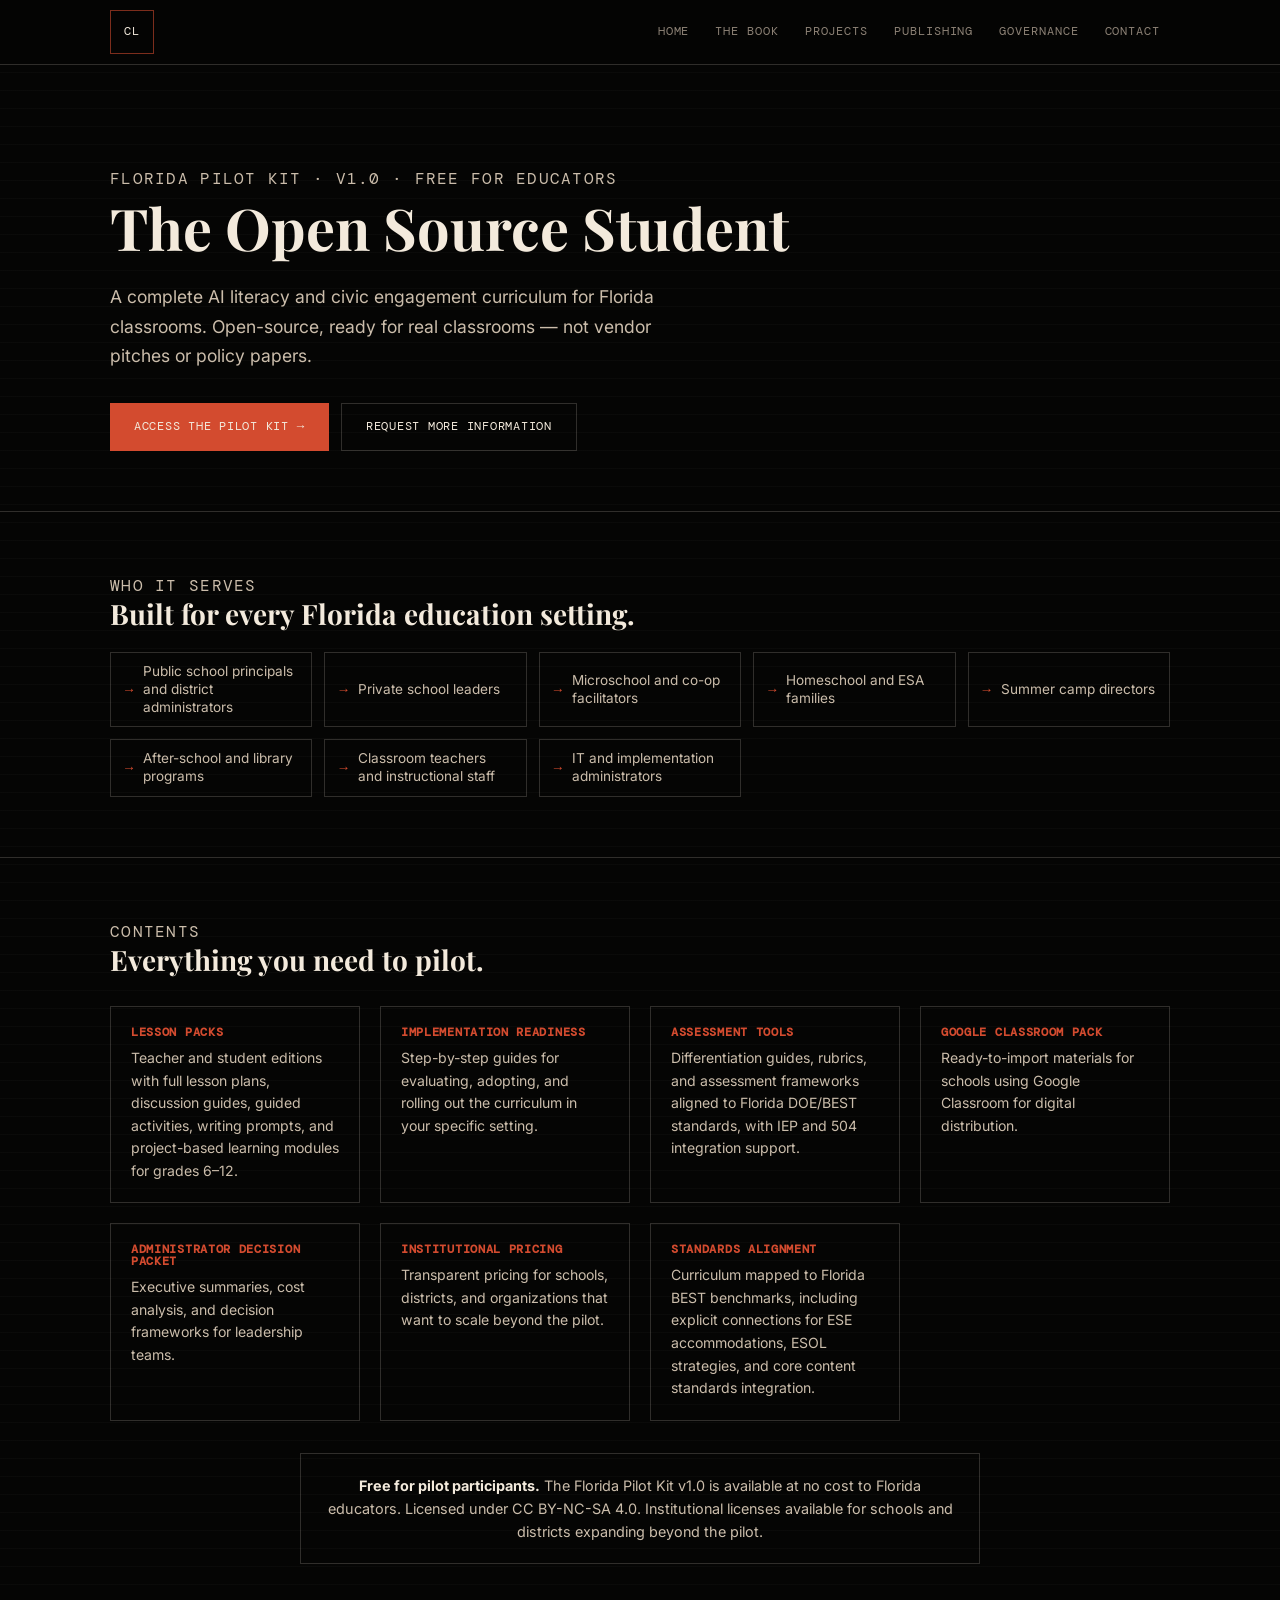
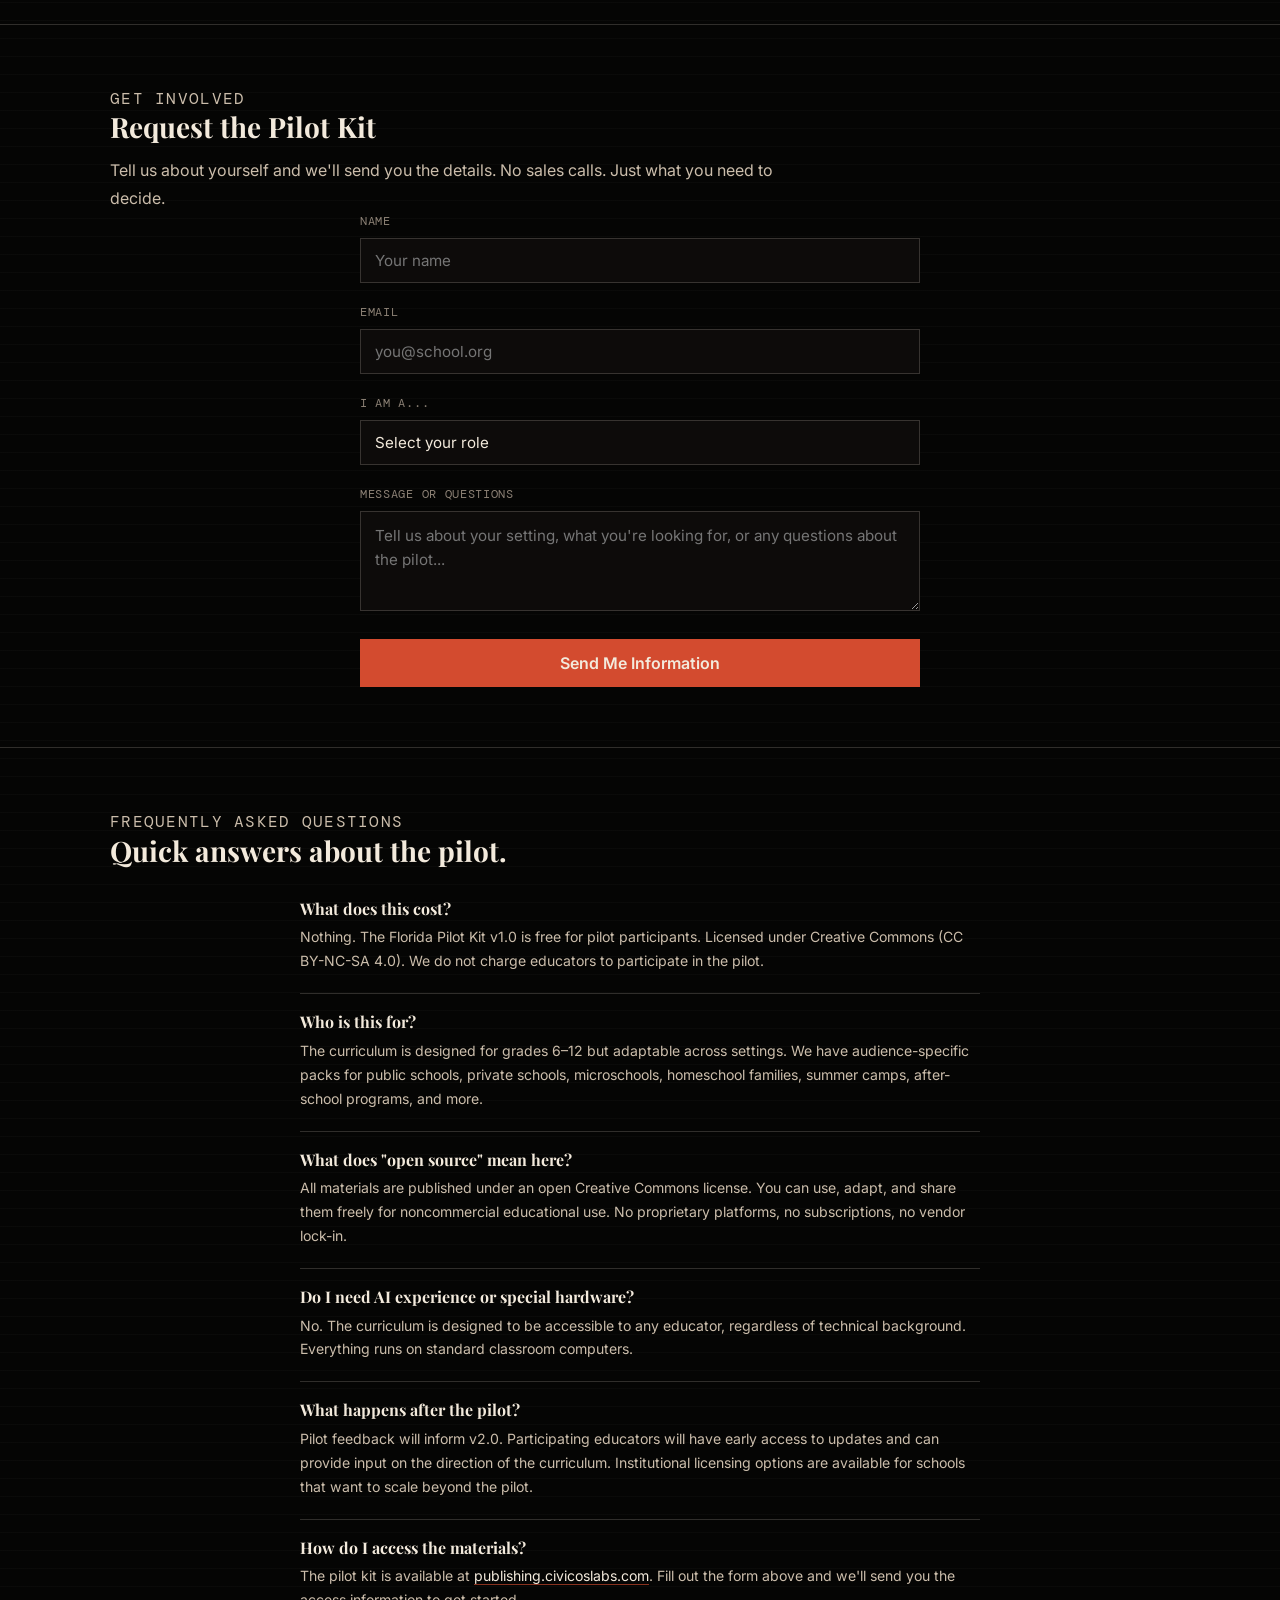
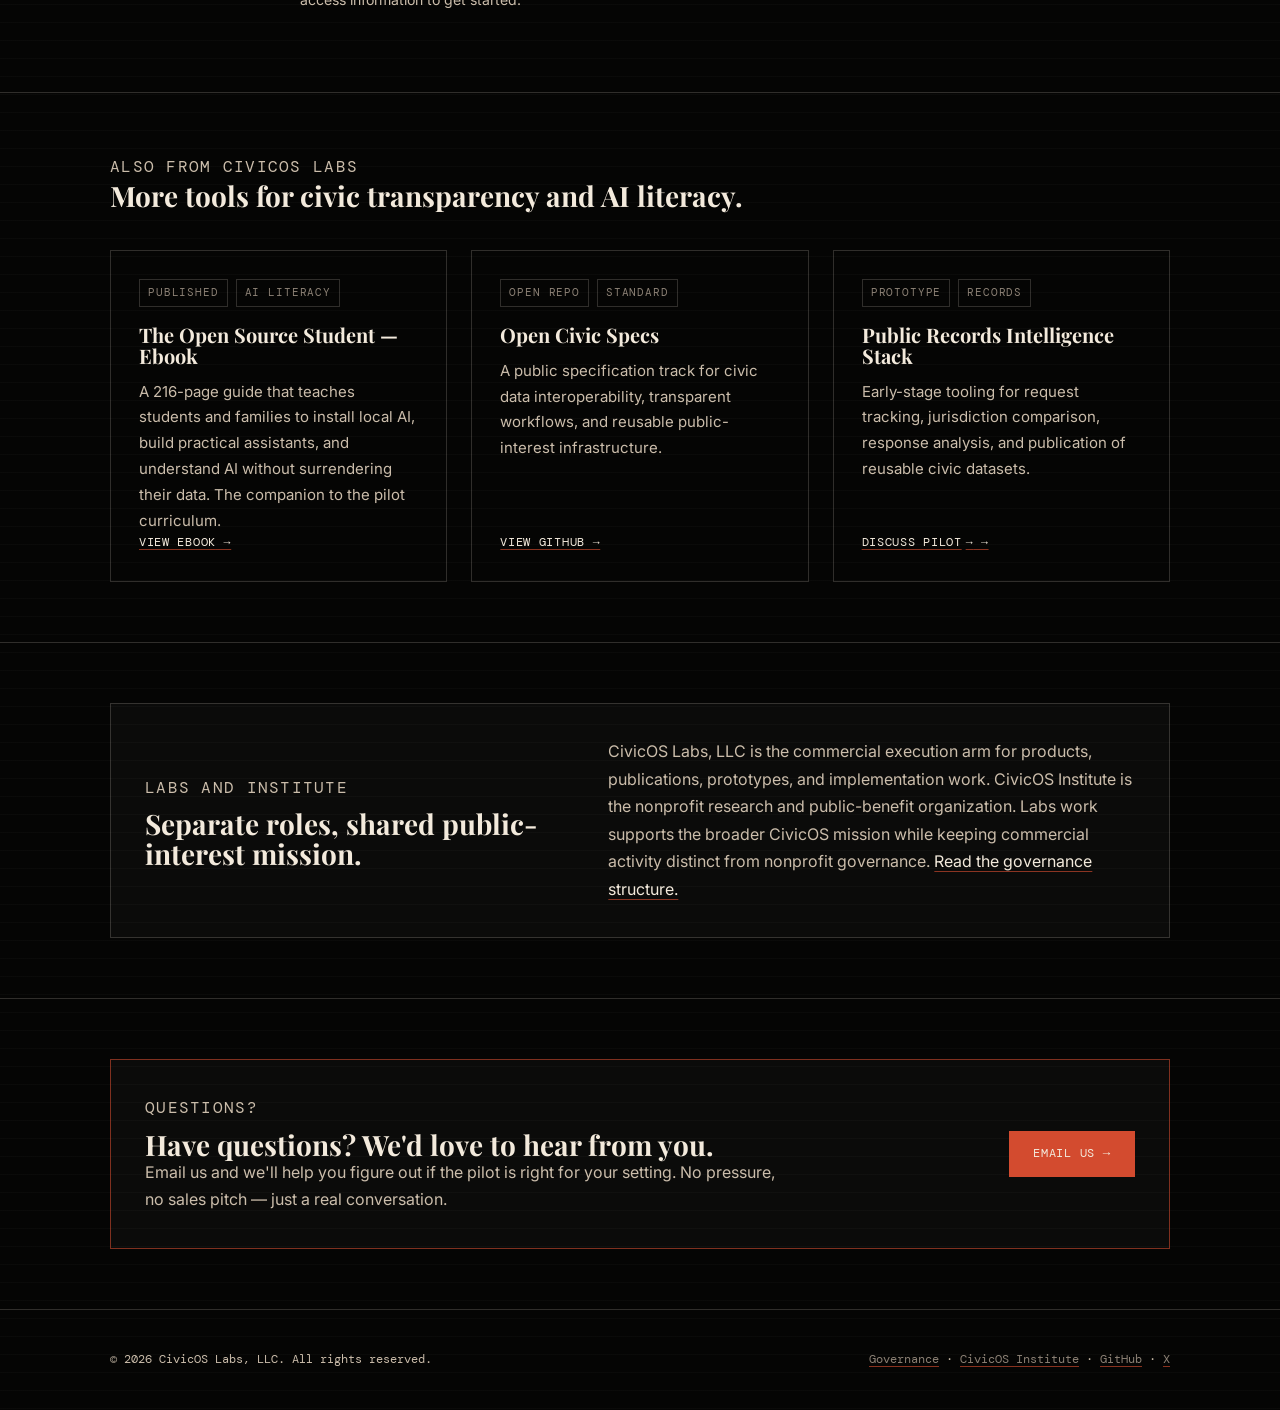
<file: index.html>
<!DOCTYPE html>
<html lang="en">
<head>
    <meta charset="UTF-8">
    <meta name="viewport" content="width=device-width, initial-scale=1.0">
    <meta name="description" content="The Open Source Student — Florida Pilot Kit. Free open-source AI literacy curriculum for Florida educators, microschools, and families. Join the pilot.">
    <meta name="theme-color" content="#050504">
    <link rel="canonical" href="https://civicoslabs.com/">
    <meta property="og:image" content="https://civicoslabs.com/oss-pilot-preview.png">
    <meta property="og:type" content="website">
    <meta property="og:title" content="The Open Source Student — Florida Pilot Kit">
    <meta property="og:description" content="Free open-source AI literacy curriculum for Florida classrooms. Built for educators, by educators. Join the pilot.">
    <meta property="og:url" content="https://civicoslabs.com/">
    <meta property="og:site_name" content="CivicOS Labs">
    <meta name="twitter:card" content="summary_large_image">
    <meta name="twitter:title" content="The Open Source Student — Florida Pilot Kit">
    <meta name="twitter:description" content="Free open-source AI literacy curriculum for Florida classrooms. Join the pilot.">
    <title>The Open Source Student — Florida Pilot Kit | CivicOS Labs</title>
    <link rel="icon" href="/favicon.svg" type="image/svg+xml">
    <link rel="stylesheet" href="style.css">
    <link rel="preconnect" href="https://fonts.googleapis.com">
    <link rel="preconnect" href="https://fonts.gstatic.com" crossorigin>
    <link href="https://fonts.googleapis.com/css2?family=DM+Mono:wght@400;500&family=Inter:wght@300;400;500;600;700;800&family=Playfair+Display:wght@500;600;700;800&display=swap" rel="stylesheet">
    <style>
        .form-section {
            max-width: 560px;
            margin: 0 auto;
        }
        .form-section .eyebrow {
            margin-bottom: 12px;
        }
        .form-section h2 {
            margin-bottom: 24px;
        }
        .form-group {
            margin-bottom: 20px;
        }
        .form-group label {
            display: block;
            font-family: var(--mono);
            font-size: 0.72rem;
            letter-spacing: 0.06em;
            text-transform: uppercase;
            color: var(--ash);
            margin-bottom: 6px;
        }
        .form-group input,
        .form-group select,
        .form-group textarea {
            width: 100%;
            padding: 12px 14px;
            background: var(--black-soft);
            border: 1px solid var(--line);
            color: var(--paper);
            font-family: var(--sans);
            font-size: 0.95rem;
            outline: none;
            transition: border-color 0.2s;
            border-radius: 0;
            -webkit-appearance: none;
        }
        .form-group input:focus,
        .form-group select:focus,
        .form-group textarea:focus {
            border-color: var(--ember);
        }
        .form-group select {
            cursor: pointer;
        }
        .form-group select option {
            background: var(--black);
            color: var(--paper);
        }
        .form-group textarea {
            resize: vertical;
            min-height: 100px;
            line-height: 1.6;
        }
        .form-submit {
            width: 100%;
            padding: 14px 24px;
            background: var(--ember);
            color: var(--paper);
            border: none;
            font-family: var(--sans);
            font-size: 1rem;
            font-weight: 600;
            cursor: pointer;
            transition: background 0.2s;
            border-radius: 0;
        }
        .form-submit:hover {
            background: #b83d25;
        }
        .form-submit:disabled {
            opacity: 0.5;
            cursor: not-allowed;
        }
        .form-success {
            display: none;
            text-align: center;
            padding: 40px 20px;
        }
        .form-success h3 {
            font-size: 1.4rem;
            margin-bottom: 12px;
        }
        .form-success p {
            color: var(--paper-dim);
            line-height: 1.6;
        }
        .form-error {
            color: var(--ember);
            font-size: 0.85rem;
            margin-top: 8px;
            display: none;
        }
        .form-spinner {
            display: none;
            vertical-align: middle;
            margin-left: 8px;
        }
        .pilot-hero {
            padding: 100px 0 60px;
        }
        .pilot-hero h1 {
            font-size: clamp(2.2rem, 5vw, 3.6rem);
            line-height: 1.2;
            margin-bottom: 20px;
        }
        .pilot-hero .tagline {
            max-width: 600px;
            font-size: 1.1rem;
            line-height: 1.7;
            color: var(--paper-dim);
            margin-bottom: 32px;
        }
        .audience-list {
            display: grid;
            grid-template-columns: repeat(auto-fill, minmax(200px, 1fr));
            gap: 12px;
            margin-top: 24px;
        }
        .audience-item {
            display: flex;
            align-items: center;
            gap: 10px;
            padding: 10px 14px;
            border: 1px solid var(--line);
            font-size: 0.85rem;
            color: var(--paper-dim);
            line-height: 1.3;
        }
        .audience-item::before {
            content: "→";
            color: var(--ember);
            font-family: var(--mono);
            flex-shrink: 0;
        }
        .whats-included {
            display: grid;
            grid-template-columns: repeat(auto-fill, minmax(220px, 1fr));
            gap: 20px;
            margin-top: 32px;
        }
        .included-item {
            padding: 20px;
            border: 1px solid var(--line);
        }
        .included-item h4 {
            font-family: var(--mono);
            font-size: 0.72rem;
            letter-spacing: 0.06em;
            text-transform: uppercase;
            color: var(--ember);
            margin-bottom: 8px;
        }
        .included-item p {
            font-size: 0.88rem;
            line-height: 1.6;
            color: var(--paper-dim);
        }
        .pricing-note {
            max-width: 680px;
            margin: 32px auto 0;
            padding: 20px 24px;
            border: 1px solid var(--line);
            text-align: center;
            font-size: 0.9rem;
            line-height: 1.6;
            color: var(--paper-dim);
        }
        .pricing-note strong {
            color: var(--paper);
        }
        .faq-item {
            max-width: 680px;
            margin: 0 auto;
            padding: 20px 0;
            border-bottom: 1px solid var(--line);
        }
        .faq-item:last-child {
            border-bottom: none;
        }
        .faq-item h4 {
            font-size: 1rem;
            margin-bottom: 8px;
        }
        .faq-item p {
            font-size: 0.88rem;
            line-height: 1.7;
            color: var(--paper-dim);
        }

        /* PRIS expandable panel */
        #pris-card {
            overflow: visible;
        }
        .pris-panel {
            display: none;
            margin-top: 20px;
            border-top: 1px solid var(--line-strong);
            padding-top: 20px;
        }
        .pris-panel-inner {
            display: grid;
            grid-template-columns: 1fr 1fr;
            gap: 28px;
            align-items: start;
        }
        .pris-brief p:not(.section-label) {
            font-size: 0.88rem;
            line-height: 1.7;
            color: var(--paper-dim);
            margin-bottom: 16px;
        }
        .pris-details {
            margin-top: 16px;
        }
        .pris-detail-row {
            display: grid;
            grid-template-columns: 90px 1fr;
            gap: 10px;
            padding: 10px 0;
            border-bottom: 1px solid var(--line);
            font-size: 0.85rem;
        }
        .pris-detail-row:first-child {
            border-top: 1px solid var(--line);
        }
        .pris-detail-row span {
            font-family: var(--mono);
            font-size: 0.68rem;
            letter-spacing: 0.06em;
            text-transform: uppercase;
            color: var(--ash);
        }
        .pris-detail-row strong {
            color: var(--paper);
            font-weight: 500;
            line-height: 1.4;
        }
        .pris-form-wrap {
            border: 1px solid var(--line);
            padding: 24px;
            background: rgba(243, 234, 220, 0.02);
        }
        @media (max-width: 860px) {
            .pris-panel-inner {
                grid-template-columns: 1fr;
            }
        }
        #pris-card.pris-expanded {
            grid-column: 1 / -1;
        }
    </style>
</head>
<body>
    <nav>
        <div class="nav-inner">
            <a href="/" class="logo" aria-label="CivicOS Labs home">CL</a>
            <div class="nav-links">
                <a href="/">Home</a>
                <a href="/ebook/">The Book</a>
                <a href="#projects">Projects</a>
                <a href="/publishing/">Publishing</a>
                <a href="/governance/">Governance</a>
                <a href="mailto:info@civicoslabs.com?subject=CivicOS%20Labs%20inquiry">Contact</a>
            </div>
        </div>
    </nav>

    <section class="pilot-hero">
        <div class="container">
            <p class="eyebrow">Florida Pilot Kit · v1.0 · Free for Educators</p>
            <h1>The Open Source Student</h1>
            <p class="tagline">A complete AI literacy and civic engagement curriculum for Florida classrooms. Open-source, ready for real classrooms — not vendor pitches or policy papers.</p>
            <div class="btn-group">
                <a href="https://publishing.civicoslabs.com/publishing/login" class="btn btn-primary" target="_blank" rel="noopener">Access the Pilot Kit →</a>
                <a href="#info" class="btn btn-secondary">Request More Information</a>
            </div>
        </div>
    </section>

    <hr class="section-divider">

    <section>
        <div class="container">
            <div class="section-head">
                <p class="section-label">Who it serves</p>
                <h2>Built for every Florida education setting.</h2>
            </div>
            <div class="audience-list">
                <div class="audience-item">Public school principals and district administrators</div>
                <div class="audience-item">Private school leaders</div>
                <div class="audience-item">Microschool and co-op facilitators</div>
                <div class="audience-item">Homeschool and ESA families</div>
                <div class="audience-item">Summer camp directors</div>
                <div class="audience-item">After-school and library programs</div>
                <div class="audience-item">Classroom teachers and instructional staff</div>
                <div class="audience-item">IT and implementation administrators</div>
            </div>
        </div>
    </section>

    <hr class="section-divider">

    <section>
        <div class="container">
            <div class="section-head">
                <p class="section-label">Contents</p>
                <h2>Everything you need to pilot.</h2>
            </div>
            <div class="whats-included">
                <div class="included-item">
                    <h4>Lesson packs</h4>
                    <p>Teacher and student editions with full lesson plans, discussion guides, guided activities, writing prompts, and project-based learning modules for grades 6–12.</p>
                </div>
                <div class="included-item">
                    <h4>Implementation readiness</h4>
                    <p>Step-by-step guides for evaluating, adopting, and rolling out the curriculum in your specific setting.</p>
                </div>
                <div class="included-item">
                    <h4>Assessment tools</h4>
                    <p>Differentiation guides, rubrics, and assessment frameworks aligned to Florida DOE/BEST standards, with IEP and 504 integration support.</p>
                </div>
                <div class="included-item">
                    <h4>Google Classroom pack</h4>
                    <p>Ready-to-import materials for schools using Google Classroom for digital distribution.</p>
                </div>
                <div class="included-item">
                    <h4>Administrator decision packet</h4>
                    <p>Executive summaries, cost analysis, and decision frameworks for leadership teams.</p>
                </div>
                <div class="included-item">
                    <h4>Institutional pricing</h4>
                    <p>Transparent pricing for schools, districts, and organizations that want to scale beyond the pilot.</p>
                </div>
                <div class="included-item">
                    <h4>Standards alignment</h4>
                    <p>Curriculum mapped to Florida BEST benchmarks, including explicit connections for ESE accommodations, ESOL strategies, and core content standards integration.</p>
                </div>
            </div>
            <div class="pricing-note">
                <strong>Free for pilot participants.</strong> The Florida Pilot Kit v1.0 is available at no cost to Florida educators. Licensed under CC BY-NC-SA 4.0. Institutional licenses available for schools and districts expanding beyond the pilot.
            </div>
        </div>
    </section>

    <hr class="section-divider">

    <section id="info">
        <div class="container">
            <div class="section-head">
                <p class="section-label">Get involved</p>
                <h2>Request the Pilot Kit</h2>
                <p>Tell us about yourself and we'll send you the details. No sales calls. Just what you need to decide.</p>
            </div>

            <div class="form-section">
                <form id="contact-form" action="https://formspree.io/f/xaqlrnbj" method="POST">
                    <div class="form-group">
                        <label for="name">Name</label>
                        <input type="text" id="name" name="name" required placeholder="Your name">
                    </div>
                    <div class="form-group">
                        <label for="email">Email</label>
                        <input type="email" id="email" name="email" required placeholder="you@school.org">
                    </div>
                    <div class="form-group">
                        <label for="role">I am a...</label>
                        <select id="role" name="role">
                            <option value="">Select your role</option>
                            <option value="Public school administrator">Public school administrator</option>
                            <option value="Private school leader">Private school leader</option>
                            <option value="Microschool / co-op facilitator">Microschool / co-op facilitator</option>
                            <option value="Homeschool / ESA parent">Homeschool / ESA parent</option>
                            <option value="Classroom teacher">Classroom teacher</option>
                            <option value="Summer camp / after-school program">Summer camp / after-school program</option>
                            <option value="Community organization">Community organization</option>
                            <option value="Interested individual">Interested individual</option>
                            <option value="Other">Other</option>
                        </select>
                    </div>
                    <div class="form-group">
                        <label for="message">Message or questions</label>
                        <textarea id="message" name="message" placeholder="Tell us about your setting, what you're looking for, or any questions about the pilot..."></textarea>
                    </div>

                    <input type="hidden" name="_subject" value="New OSS Pilot Inquiry from civicoslabs.com">
                    <input type="hidden" name="_form_id" value="civicoslabs-oss-pilot-inquiry">

                    <button type="submit" class="form-submit" id="form-submit-btn">
                        Send Me Information
                        <span class="form-spinner" id="form-spinner">&#8987;</span>
                    </button>
                    <div class="form-error" id="form-error"></div>
                </form>

                <div class="form-success" id="form-success">
                    <h3>Thanks for your interest.</h3>
                    <p>We'll send you everything you need to get started with the pilot. If you have questions in the meantime, email us directly at <a href="mailto:info@civicoslabs.com">info@civicoslabs.com</a>.</p>
                </div>
            </div>
        </div>
    </section>

    <hr class="section-divider">

    <section>
        <div class="container">
            <div class="section-head">
                <p class="section-label">Frequently asked questions</p>
                <h2>Quick answers about the pilot.</h2>
            </div>
            <div class="faq-item">
                <h4>What does this cost?</h4>
                <p>Nothing. The Florida Pilot Kit v1.0 is free for pilot participants. Licensed under Creative Commons (CC BY-NC-SA 4.0). We do not charge educators to participate in the pilot.</p>
            </div>
            <div class="faq-item">
                <h4>Who is this for?</h4>
                <p>The curriculum is designed for grades 6–12 but adaptable across settings. We have audience-specific packs for public schools, private schools, microschools, homeschool families, summer camps, after-school programs, and more.</p>
            </div>
            <div class="faq-item">
                <h4>What does "open source" mean here?</h4>
                <p>All materials are published under an open Creative Commons license. You can use, adapt, and share them freely for noncommercial educational use. No proprietary platforms, no subscriptions, no vendor lock-in.</p>
            </div>
            <div class="faq-item">
                <h4>Do I need AI experience or special hardware?</h4>
                <p>No. The curriculum is designed to be accessible to any educator, regardless of technical background. Everything runs on standard classroom computers.</p>
            </div>
            <div class="faq-item">
                <h4>What happens after the pilot?</h4>
                <p>Pilot feedback will inform v2.0. Participating educators will have early access to updates and can provide input on the direction of the curriculum. Institutional licensing options are available for schools that want to scale beyond the pilot.</p>
            </div>
            <div class="faq-item">
                <h4>How do I access the materials?</h4>
                <p>The pilot kit is available at <a href="https://publishing.civicoslabs.com/publishing/login">publishing.civicoslabs.com</a>. Fill out the form above and we'll send you the access information to get started.</p>
            </div>
        </div>
    </section>

    <hr class="section-divider">

    <section id="projects">
        <div class="container">
            <div class="section-head">
                <p class="section-label">Also from CivicOS Labs</p>
                <h2>More tools for civic transparency and AI literacy.</h2>
            </div>
            <div class="grid project-grid">
                <article class="card project-card">
                    <div class="project-meta"><span>Published</span><span>AI literacy</span></div>
                    <h3>The Open Source Student — Ebook</h3>
                    <p>A 216-page guide that teaches students and families to install local AI, build practical assistants, and understand AI without surrendering their data. The companion to the pilot curriculum.</p>
                    <a href="/ebook/" class="link-arrow">View ebook</a>
                </article>
                <article class="card project-card">
                    <div class="project-meta"><span>Open repo</span><span>Standard</span></div>
                    <h3>Open Civic Specs</h3>
                    <p>A public specification track for civic data interoperability, transparent workflows, and reusable public-interest infrastructure.</p>
                    <a href="https://github.com/CivicOSInstitute/open-civic-specs" class="link-arrow" target="_blank" rel="noopener">View GitHub</a>
                </article>
                <article class="card project-card" id="pris-card">
                    <div class="project-meta"><span>Prototype</span><span>Records</span></div>
                    <h3>Public Records Intelligence Stack</h3>
                    <p>Early-stage tooling for request tracking, jurisdiction comparison, response analysis, and publication of reusable civic datasets.</p>
                    <a href="#pris-panel" class="link-arrow" id="pris-toggle" onclick="event.preventDefault();var panel=document.getElementById('pris-panel');var card=document.getElementById('pris-card');if(panel.style.display==='none'||!panel.style.display){panel.style.display='block';card.classList.add('pris-expanded');}else{panel.style.display='none';card.classList.remove('pris-expanded');}">Discuss pilot<span style="margin-left:4px;">→</span></a>

                    <!-- Expandable PRIS Info Card + Form -->
                    <div class="pris-panel" id="pris-panel">
                        <div class="pris-panel-inner">
                            <div class="pris-brief">
                                <p class="section-label" style="margin-bottom:10px;">Public Records Intelligence Stack</p>
                                <h4 style="font-size:1.15rem;margin-bottom:10px;">Pilot Overview</h4>
                                <p>PRIS is a prototype toolkit for public records workflows — FOIA tracking, jurisdiction comparison, response analysis, and structured dataset publication. We're looking for pilot partners in journalism, legal aid, civic tech, and government transparency.</p>
                                <div class="pris-details">
                                    <div class="pris-detail-row">
                                        <span>Status</span>
                                        <strong>Early prototype · seeking pilot partners</strong>
                                    </div>
                                    <div class="pris-detail-row">
                                        <span>Use cases</span>
                                        <strong>FOIA request tracking, jurisdiction comparison, response analysis, dataset publication</strong>
                                    </div>
                                    <div class="pris-detail-row">
                                        <span>Who it's for</span>
                                        <strong>Journalists, legal aid orgs, civic technologists, transparency advocates, researchers</strong>
                                    </div>
                                    <div class="pris-detail-row">
                                        <span>Stack</span>
                                        <strong>Open-source · self-hostable · API-first · structured public data</strong>
                                    </div>
                                    <div class="pris-detail-row">
                                        <span>License</span>
                                        <strong>Open (public-interest)</strong>
                                    </div>
                                </div>
                                <a href="/pris-pilot/" class="link-arrow" style="margin-top:18px;display:inline-block;">Full details</a>
                            </div>
                            <div class="pris-form-wrap">
                                <p class="section-label" style="margin-bottom:10px;">Express interest</p>
                                <form id="pris-form" action="https://formspree.io/f/xaqlrnbj" method="POST">
                                    <div class="form-group">
                                        <label for="pris-name">Name</label>
                                        <input type="text" id="pris-name" name="name" required placeholder="Your name">
                                    </div>
                                    <div class="form-group">
                                        <label for="pris-email">Email</label>
                                        <input type="email" id="pris-email" name="email" required placeholder="you@organization.org">
                                    </div>
                                    <div class="form-group">
                                        <label for="pris-org">Organization</label>
                                        <input type="text" id="pris-org" name="organization" placeholder="Newsroom, nonprofit, agency...">
                                    </div>
                                    <div class="form-group">
                                        <label for="pris-role">I work in...</label>
                                        <select id="pris-role" name="sector">
                                            <option value="">Select your sector</option>
                                            <option value="Journalism / Media">Journalism / Media</option>
                                            <option value="Legal aid / Civil liberties">Legal aid / Civil liberties</option>
                                            <option value="Civic technology">Civic technology</option>
                                            <option value="Government / Public sector">Government / Public sector</option>
                                            <option value="Academic / Research">Academic / Research</option>
                                            <option value="Transparency / Watchdog">Transparency / Watchdog</option>
                                            <option value="Other">Other</option>
                                        </select>
                                    </div>
                                    <div class="form-group">
                                        <label for="pris-message">What are you looking for?</label>
                                        <textarea id="pris-message" name="message" placeholder="Tell us about your public records workflow, what's missing, or what you'd want from a pilot..."></textarea>
                                    </div>
                                    <input type="hidden" name="_subject" value="PRIS Pilot Inquiry from civicoslabs.com">
                                    <input type="hidden" name="_form_id" value="pris-pilot-inquiry">
                                    <button type="submit" class="form-submit" id="pris-submit-btn">
                                        Request Pilot Info
                                        <span class="form-spinner" id="pris-spinner">&#8987;</span>
                                    </button>
                                    <div class="form-error" id="pris-error"></div>
                                </form>
                                <div class="form-success" id="pris-success">
                                    <h3>Thanks for your interest.</h3>
                                    <p>We'll reach out with pilot details. Questions in the meantime? <a href="mailto:info@civicoslabs.com?subject=PRIS%20Pilot">Email us</a>.</p>
                                </div>
                            </div>
                        </div>
                    </div>
                </article>
            </div>
        </div>
    </section>

    <hr class="section-divider">

    <section>
        <div class="container">
            <div class="disclosure-card">
                <div>
                    <p class="section-label">Labs and Institute</p>
                    <h2>Separate roles, shared public-interest mission.</h2>
                </div>
                <p>CivicOS Labs, LLC is the commercial execution arm for products, publications, prototypes, and implementation work. CivicOS Institute is the nonprofit research and public-benefit organization. Labs work supports the broader CivicOS mission while keeping commercial activity distinct from nonprofit governance. <a href="/governance/">Read the governance structure.</a></p>
            </div>
        </div>
    </section>

    <hr class="section-divider">

    <section>
        <div class="container">
            <div class="contact-strip">
                <div>
                    <p class="section-label">Questions?</p>
                    <h2>Have questions? We'd love to hear from you.</h2>
                    <p>Email us and we'll help you figure out if the pilot is right for your setting. No pressure, no sales pitch — just a real conversation.</p>
                </div>
                <a href="mailto:info@civicoslabs.com?subject=OSS%20Pilot%20question" class="btn btn-primary">Email us →</a>
            </div>
        </div>
    </section>

    <footer>
        <div class="container footer-grid">
            <p>&copy; 2026 CivicOS Labs, LLC. All rights reserved.</p>
            <p><a href="/governance/">Governance</a> · <a href="https://civicos-institute.org/" target="_blank" rel="noopener">CivicOS Institute</a> · <a href="https://github.com/CivicOSInstitute" target="_blank" rel="noopener">GitHub</a> · <a href="https://x.com/CivicOSInstitut" target="_blank" rel="noopener">X</a></p>
        </div>
    </footer>

    <script>
        const form = document.getElementById('contact-form');
        const btn = document.getElementById('form-submit-btn');
        const spinner = document.getElementById('form-spinner');
        const error = document.getElementById('form-error');
        const success = document.getElementById('form-success');

        form.addEventListener('submit', async (e) => {
            e.preventDefault();
            btn.disabled = true;
            spinner.style.display = 'inline';
            error.style.display = 'none';

            const data = new FormData(form);
            const plainData = {};
            data.forEach((v, k) => { plainData[k] = v; });

            try {
                const res = await fetch(form.action, {
                    method: 'POST',
                    body: JSON.stringify(plainData),
                    headers: {
                        'Content-Type': 'application/json',
                        'Accept': 'application/json'
                    }
                });
                if (res.ok) {
                    form.style.display = 'none';
                    success.style.display = 'block';
                } else {
                    throw new Error('Server error');
                }
            } catch (err) {
                error.textContent = 'Something went wrong. Please email us directly at info@civicoslabs.com.';
                error.style.display = 'block';
                btn.disabled = false;
                spinner.style.display = 'none';
            }
        });

        // PRIS form handler
        const prisForm = document.getElementById('pris-form');
        const prisBtn = document.getElementById('pris-submit-btn');
        const prisSpinner = document.getElementById('pris-spinner');
        const prisError = document.getElementById('pris-error');
        const prisSuccess = document.getElementById('pris-success');

        if (prisForm) {
            prisForm.addEventListener('submit', async (e) => {
                e.preventDefault();
                prisBtn.disabled = true;
                prisSpinner.style.display = 'inline';
                prisError.style.display = 'none';

                const data = new FormData(prisForm);
                const plainData = {};
                data.forEach((v, k) => { plainData[k] = v; });

                try {
                    const res = await fetch(prisForm.action, {
                        method: 'POST',
                        body: JSON.stringify(plainData),
                        headers: {
                            'Content-Type': 'application/json',
                            'Accept': 'application/json'
                        }
                    });
                    if (res.ok) {
                        prisForm.style.display = 'none';
                        prisSuccess.style.display = 'block';
                    } else {
                        throw new Error('Server error');
                    }
                } catch (err) {
                    prisError.textContent = 'Something went wrong. Please email us directly at info@civicoslabs.com.';
                    prisError.style.display = 'block';
                    prisBtn.disabled = false;
                    prisSpinner.style.display = 'none';
                }
            });
        }
    </script>
</body>
</html>
</file>
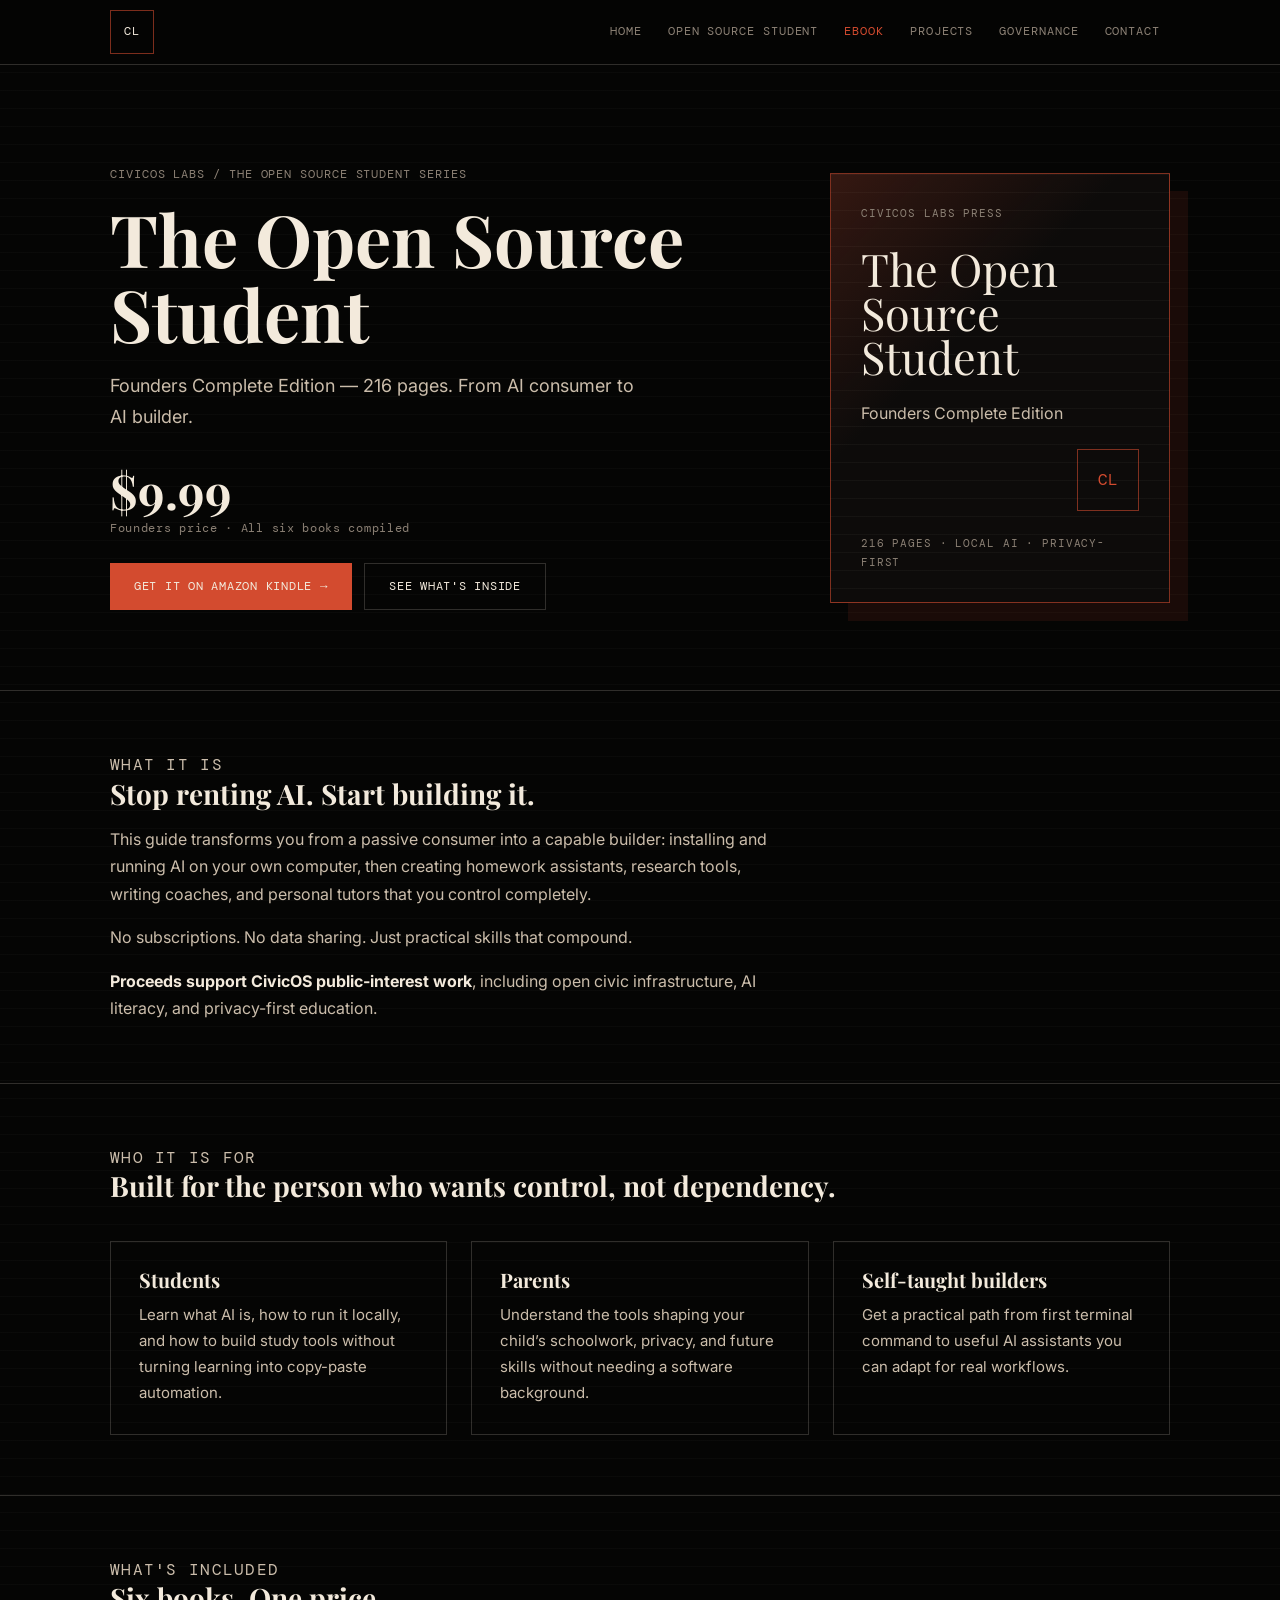
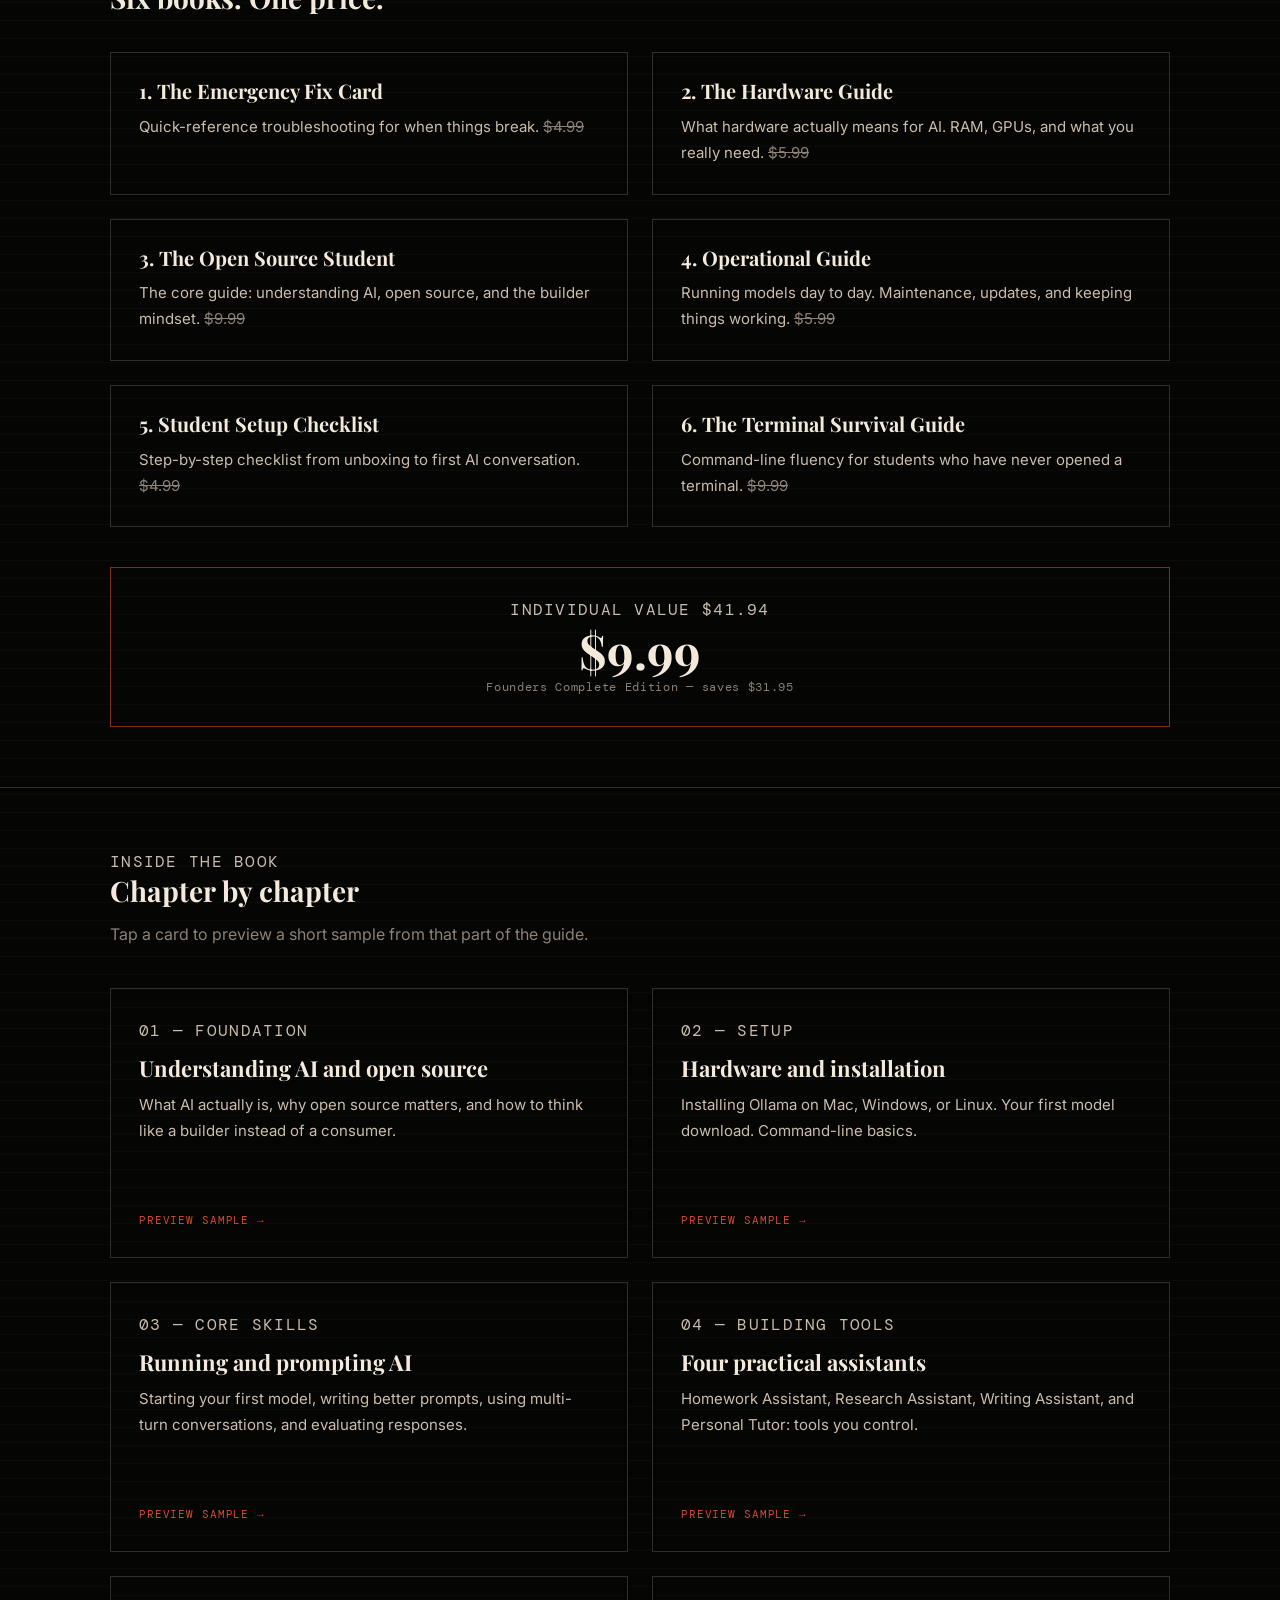
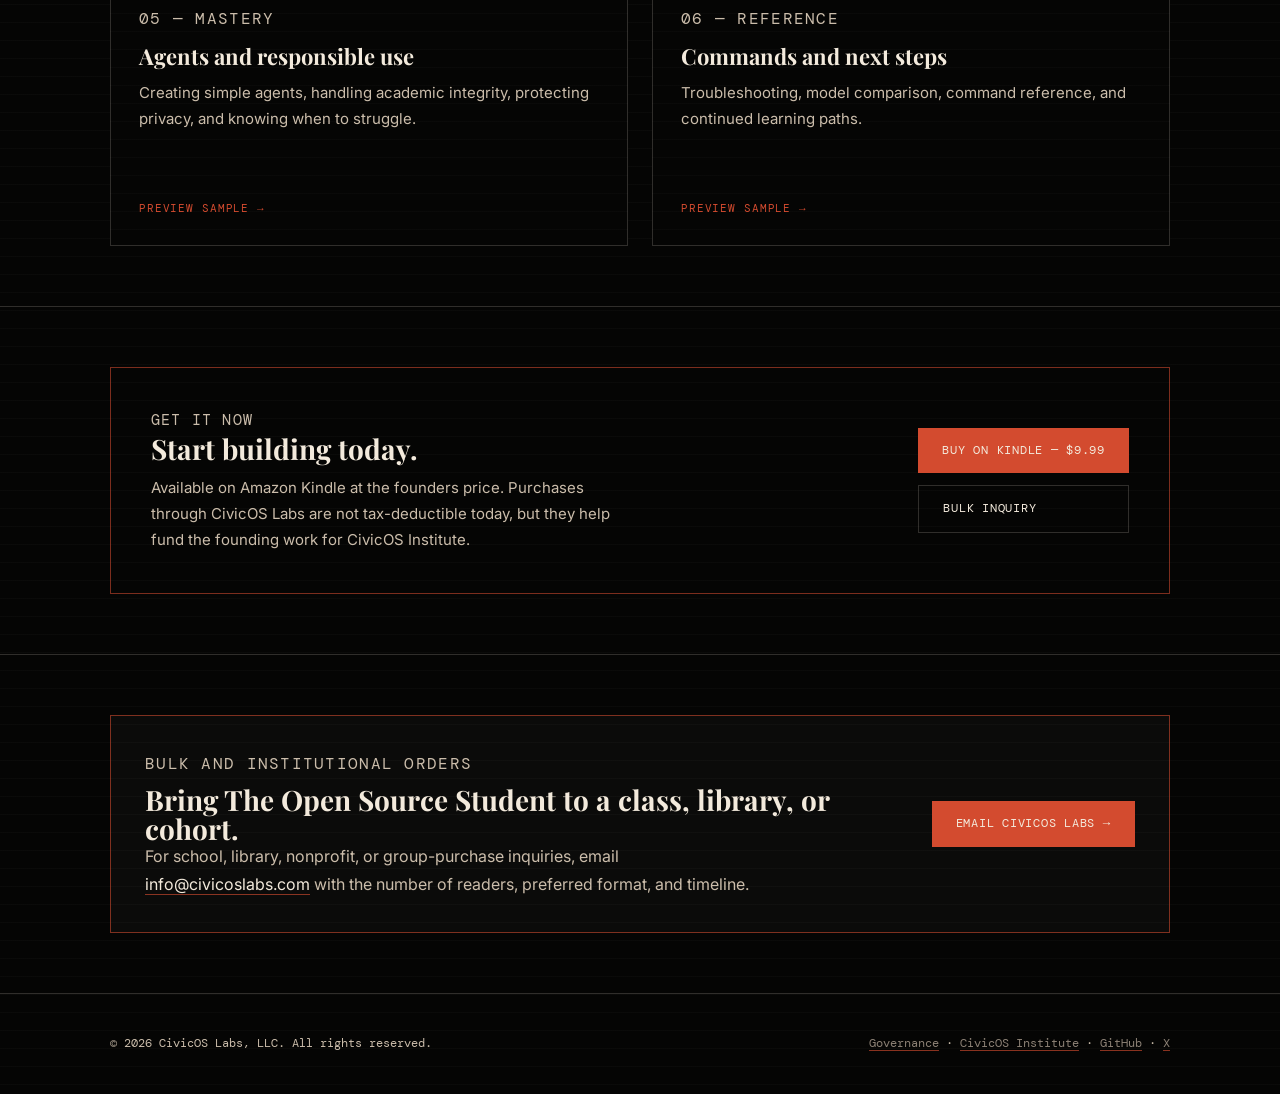
<file: ebook/index.html>
<!DOCTYPE html>
<html lang="en">
<head>
    <meta charset="UTF-8">
    <meta name="viewport" content="width=device-width, initial-scale=1.0">
    <meta name="description" content="The Open Source Student is a practical 216-page guide for students and families who want to install local AI, build useful assistants, and protect their privacy.">
    <meta name="theme-color" content="#050504">
    <link rel="canonical" href="https://civicoslabs.com/ebook/">
    <meta property="og:type" content="product">
    <meta property="og:title" content="The Open Source Student — CivicOS Labs">
    <meta property="og:description" content="From AI consumer to AI builder. 216 pages. Founders price $9.99.">
    <meta property="og:url" content="https://civicoslabs.com/ebook/">
    <meta property="og:site_name" content="CivicOS Labs">
    <meta name="twitter:card" content="summary">
    <meta name="twitter:title" content="The Open Source Student — CivicOS Labs">
    <meta name="twitter:description" content="Install local AI, build practical assistants, and learn the systems shaping school, work, and civic life.">
    <title>The Open Source Student — CivicOS Labs</title>
    <link rel="icon" href="/favicon.svg" type="image/svg+xml">
    <link rel="stylesheet" href="../style.css">
    <link rel="preconnect" href="https://fonts.googleapis.com">
    <link rel="preconnect" href="https://fonts.gstatic.com" crossorigin>
    <link href="https://fonts.googleapis.com/css2?family=DM+Mono:wght@400;500&family=Inter:wght@300;400;500;600;700;800&family=Playfair+Display:wght@500;600;700;800&display=swap" rel="stylesheet">
</head>
<body>
    <nav>
        <div class="nav-inner">
            <a href="/" class="logo" aria-label="CivicOS Labs home">CL</a>
            <div class="nav-links">
                <a href="/">Home</a>
                <a href="/open-source-student/">Open Source Student</a>
                <a href="/ebook/" class="active">Ebook</a>
                <a href="/#projects">Projects</a>
                <a href="/governance/">Governance</a>
                <a href="mailto:info@civicoslabs.com?subject=The%20Open%20Source%20Student">Contact</a>
            </div>
        </div>
    </nav>

    <header class="hero hero-split">
        <div class="container hero-grid">
            <div>
                <p class="eyebrow">CivicOS Labs / The Open Source Student Series</p>
                <h1>The Open Source Student</h1>
                <p class="tagline">Founders Complete Edition — 216 pages. From AI consumer to AI builder.</p>
                <div class="price-block">
                    <span class="price-tag">$9.99</span>
                    <p class="price-note">Founders price · All six books compiled</p>
                </div>
                <div class="btn-group">
                    <a href="https://www.amazon.com/dp/B0GQ5JM6LT" class="btn btn-primary" target="_blank" rel="noopener">Get it on Amazon Kindle →</a>
                    <a href="#inside" class="btn btn-secondary">See what's inside</a>
                </div>
            </div>
            <aside class="book-cover" aria-label="The Open Source Student book cover preview">
                <div class="cover-kicker">CivicOS Labs Press</div>
                <div class="cover-title">The Open Source Student</div>
                <div class="cover-subtitle">Founders Complete Edition</div>
                <div class="cover-mark">CL</div>
                <div class="cover-footer">216 pages · Local AI · Privacy-first</div>
            </aside>
        </div>
    </header>

    <hr class="section-divider">

    <section>
        <div class="container">
            <div class="section-head">
                <p class="section-label">What it is</p>
                <h2>Stop renting AI. Start building it.</h2>
            </div>
            <div class="content-narrow">
                <p>This guide transforms you from a passive consumer into a capable builder: installing and running AI on your own computer, then creating homework assistants, research tools, writing coaches, and personal tutors that you control completely.</p>
                <p>No subscriptions. No data sharing. Just practical skills that compound.</p>
                <p><strong>Proceeds support CivicOS public-interest work</strong>, including open civic infrastructure, AI literacy, and privacy-first education.</p>
            </div>
        </div>
    </section>

    <hr class="section-divider">

    <section>
        <div class="container">
            <div class="section-head">
                <p class="section-label">Who it is for</p>
                <h2>Built for the person who wants control, not dependency.</h2>
            </div>
            <div class="grid three-col">
                <div class="card">
                    <h3>Students</h3>
                    <p>Learn what AI is, how to run it locally, and how to build study tools without turning learning into copy-paste automation.</p>
                </div>
                <div class="card">
                    <h3>Parents</h3>
                    <p>Understand the tools shaping your child’s schoolwork, privacy, and future skills without needing a software background.</p>
                </div>
                <div class="card">
                    <h3>Self-taught builders</h3>
                    <p>Get a practical path from first terminal command to useful AI assistants you can adapt for real workflows.</p>
                </div>
            </div>
        </div>
    </section>

    <hr class="section-divider">

    <section id="inside">
        <div class="container">
            <div class="section-head">
                <p class="section-label">What's included</p>
                <h2>Six books. One price.</h2>
            </div>
            <div class="grid two-col">
                <div class="card">
                    <h3>1. The Emergency Fix Card</h3>
                    <p>Quick-reference troubleshooting for when things break. <span class="strike">$4.99</span></p>
                </div>
                <div class="card">
                    <h3>2. The Hardware Guide</h3>
                    <p>What hardware actually means for AI. RAM, GPUs, and what you really need. <span class="strike">$5.99</span></p>
                </div>
                <div class="card">
                    <h3>3. The Open Source Student</h3>
                    <p>The core guide: understanding AI, open source, and the builder mindset. <span class="strike">$9.99</span></p>
                </div>
                <div class="card">
                    <h3>4. Operational Guide</h3>
                    <p>Running models day to day. Maintenance, updates, and keeping things working. <span class="strike">$5.99</span></p>
                </div>
                <div class="card">
                    <h3>5. Student Setup Checklist</h3>
                    <p>Step-by-step checklist from unboxing to first AI conversation. <span class="strike">$4.99</span></p>
                </div>
                <div class="card">
                    <h3>6. The Terminal Survival Guide</h3>
                    <p>Command-line fluency for students who have never opened a terminal. <span class="strike">$9.99</span></p>
                </div>
            </div>
            <div class="value-card">
                <p class="section-label">Individual value $41.94</p>
                <span class="price-tag">$9.99</span>
                <p class="price-note">Founders Complete Edition — saves $31.95</p>
            </div>
        </div>
    </section>

    <hr class="section-divider">

    <section class="chapter-preview" aria-labelledby="chapter-preview-title">
        <div class="container">
            <div class="section-head">
                <p class="section-label">Inside the book</p>
                <h2 id="chapter-preview-title">Chapter by chapter</h2>
                <p>Tap a card to preview a short sample from that part of the guide.</p>
            </div>
            <div class="grid two-col chapter-flip-grid" data-flip-group>
                <article class="flip-card" role="button" tabindex="0" aria-pressed="false">
                    <div class="flip-card-inner">
                        <div class="flip-face flip-front">
                            <p class="section-label">01 — Foundation</p>
                            <h3>Understanding AI and open source</h3>
                            <p>What AI actually is, why open source matters, and how to think like a builder instead of a consumer.</p>
                            <span class="flip-hint">Preview sample →</span>
                        </div>
                        <div class="flip-face flip-back">
                            <p class="section-label">Sample</p>
                            <h3>The builder shift</h3>
                            <p>Most people meet AI as a rented chat window. Builders ask a different first question: where does the model run, what data touches it, and what can I make it do on my own machine?</p>
                            <span class="flip-hint">Click another card to reset</span>
                        </div>
                    </div>
                </article>
                <article class="flip-card" role="button" tabindex="0" aria-pressed="false">
                    <div class="flip-card-inner">
                        <div class="flip-face flip-front">
                            <p class="section-label">02 — Setup</p>
                            <h3>Hardware and installation</h3>
                            <p>Installing Ollama on Mac, Windows, or Linux. Your first model download. Command-line basics.</p>
                            <span class="flip-hint">Preview sample →</span>
                        </div>
                        <div class="flip-face flip-back">
                            <p class="section-label">Sample</p>
                            <h3>Your first local model</h3>
                            <p>Installation is not the finish line. The real moment is when you run a model locally, ask a question, and realize the response did not leave your computer to exist.</p>
                            <span class="flip-hint">Click another card to reset</span>
                        </div>
                    </div>
                </article>
                <article class="flip-card" role="button" tabindex="0" aria-pressed="false">
                    <div class="flip-card-inner">
                        <div class="flip-face flip-front">
                            <p class="section-label">03 — Core skills</p>
                            <h3>Running and prompting AI</h3>
                            <p>Starting your first model, writing better prompts, using multi-turn conversations, and evaluating responses.</p>
                            <span class="flip-hint">Preview sample →</span>
                        </div>
                        <div class="flip-face flip-back">
                            <p class="section-label">Sample</p>
                            <h3>Prompting as a skill</h3>
                            <p>A good prompt is not magic phrasing. It is a clear assignment: role, goal, context, constraints, and a way to check whether the answer is useful.</p>
                            <span class="flip-hint">Click another card to reset</span>
                        </div>
                    </div>
                </article>
                <article class="flip-card" role="button" tabindex="0" aria-pressed="false">
                    <div class="flip-card-inner">
                        <div class="flip-face flip-front">
                            <p class="section-label">04 — Building tools</p>
                            <h3>Four practical assistants</h3>
                            <p>Homework Assistant, Research Assistant, Writing Assistant, and Personal Tutor: tools you control.</p>
                            <span class="flip-hint">Preview sample →</span>
                        </div>
                        <div class="flip-face flip-back">
                            <p class="section-label">Sample</p>
                            <h3>The homework assistant</h3>
                            <p>The goal is not to give students answers faster. The goal is to create a tool that asks better questions, reveals the next step, and keeps the learning in the student’s hands.</p>
                            <span class="flip-hint">Click another card to reset</span>
                        </div>
                    </div>
                </article>
                <article class="flip-card" role="button" tabindex="0" aria-pressed="false">
                    <div class="flip-card-inner">
                        <div class="flip-face flip-front">
                            <p class="section-label">05 — Mastery</p>
                            <h3>Agents and responsible use</h3>
                            <p>Creating simple agents, handling academic integrity, protecting privacy, and knowing when to struggle.</p>
                            <span class="flip-hint">Preview sample →</span>
                        </div>
                        <div class="flip-face flip-back">
                            <p class="section-label">Sample</p>
                            <h3>Responsibility is design</h3>
                            <p>Responsible AI use is not a warning label at the end. It is built into the tool: what it refuses to do, what it explains, and when it sends you back to your own effort.</p>
                            <span class="flip-hint">Click another card to reset</span>
                        </div>
                    </div>
                </article>
                <article class="flip-card" role="button" tabindex="0" aria-pressed="false">
                    <div class="flip-card-inner">
                        <div class="flip-face flip-front">
                            <p class="section-label">06 — Reference</p>
                            <h3>Commands and next steps</h3>
                            <p>Troubleshooting, model comparison, command reference, and continued learning paths.</p>
                            <span class="flip-hint">Preview sample →</span>
                        </div>
                        <div class="flip-face flip-back">
                            <p class="section-label">Sample</p>
                            <h3>When something breaks</h3>
                            <p>Debugging starts with the smallest honest observation: what command did you run, what changed, what message appeared, and what is the next smallest thing you can test?</p>
                            <span class="flip-hint">Click another card to reset</span>
                        </div>
                    </div>
                </article>
            </div>
        </div>
    </section>

    <hr class="section-divider">

    <section class="book-cta">
        <div class="container">
            <div class="book-cta-card">
                <div>
                    <p class="eyebrow">Get it now</p>
                    <h2>Start building today.</h2>
                    <p>Available on Amazon Kindle at the founders price. Purchases through CivicOS Labs are not tax-deductible today, but they help fund the founding work for CivicOS Institute.</p>
                </div>
                <div class="book-cta-actions">
                    <a href="https://www.amazon.com/dp/B0GQ5JM6LT" class="btn btn-primary" target="_blank" rel="noopener">Buy on Kindle — $9.99</a>
                    <a href="#bulk-inquiry" class="btn btn-secondary">Bulk inquiry</a>
                </div>
            </div>
        </div>
    </section>

    <hr class="section-divider">

    <section id="bulk-inquiry">
        <div class="container">
            <div class="contact-strip">
                <div>
                    <p class="section-label">Bulk and institutional orders</p>
                    <h2>Bring The Open Source Student to a class, library, or cohort.</h2>
                    <p>For school, library, nonprofit, or group-purchase inquiries, email <a href="mailto:info@civicoslabs.com?subject=The%20Open%20Source%20Student%20bulk%20inquiry">info@civicoslabs.com</a> with the number of readers, preferred format, and timeline.</p>
                </div>
                <a href="mailto:info@civicoslabs.com?subject=The%20Open%20Source%20Student%20bulk%20inquiry" class="btn btn-primary">Email CivicOS Labs →</a>
            </div>
        </div>
    </section>

    <footer>
        <div class="container footer-grid">
            <p>&copy; 2026 CivicOS Labs, LLC. All rights reserved.</p>
            <p><a href="/governance/">Governance</a> · <a href="https://civicos-institute.org/" target="_blank" rel="noopener">CivicOS Institute</a> · <a href="https://github.com/CivicOSInstitute" target="_blank" rel="noopener">GitHub</a> · <a href="https://x.com/CivicOSInstitut" target="_blank" rel="noopener">X</a></p>
        </div>
    </footer>
    <script>
        document.querySelectorAll('[data-flip-group]').forEach((group) => {
            const cards = Array.from(group.querySelectorAll('.flip-card'));
            const syncCardState = (card) => {
                const isOpen = card.classList.contains('is-flipped');
                card.setAttribute('aria-pressed', String(isOpen));
                card.querySelector('.flip-front')?.setAttribute('aria-hidden', String(isOpen));
                card.querySelector('.flip-back')?.setAttribute('aria-hidden', String(!isOpen));
            };
            const closeCards = (except) => {
                cards.forEach((card) => {
                    if (card !== except) {
                        card.classList.remove('is-flipped');
                        syncCardState(card);
                    }
                });
            };

            cards.forEach((card) => {
                syncCardState(card);
                const toggleCard = () => {
                    const willOpen = !card.classList.contains('is-flipped');
                    closeCards(card);
                    card.classList.toggle('is-flipped', willOpen);
                    syncCardState(card);
                };

                card.addEventListener('click', toggleCard);
                card.addEventListener('keydown', (event) => {
                    if (event.key === 'Enter' || event.key === ' ') {
                        event.preventDefault();
                        toggleCard();
                    }
                });
            });
        });
    </script>
</body>
</html>
</file>
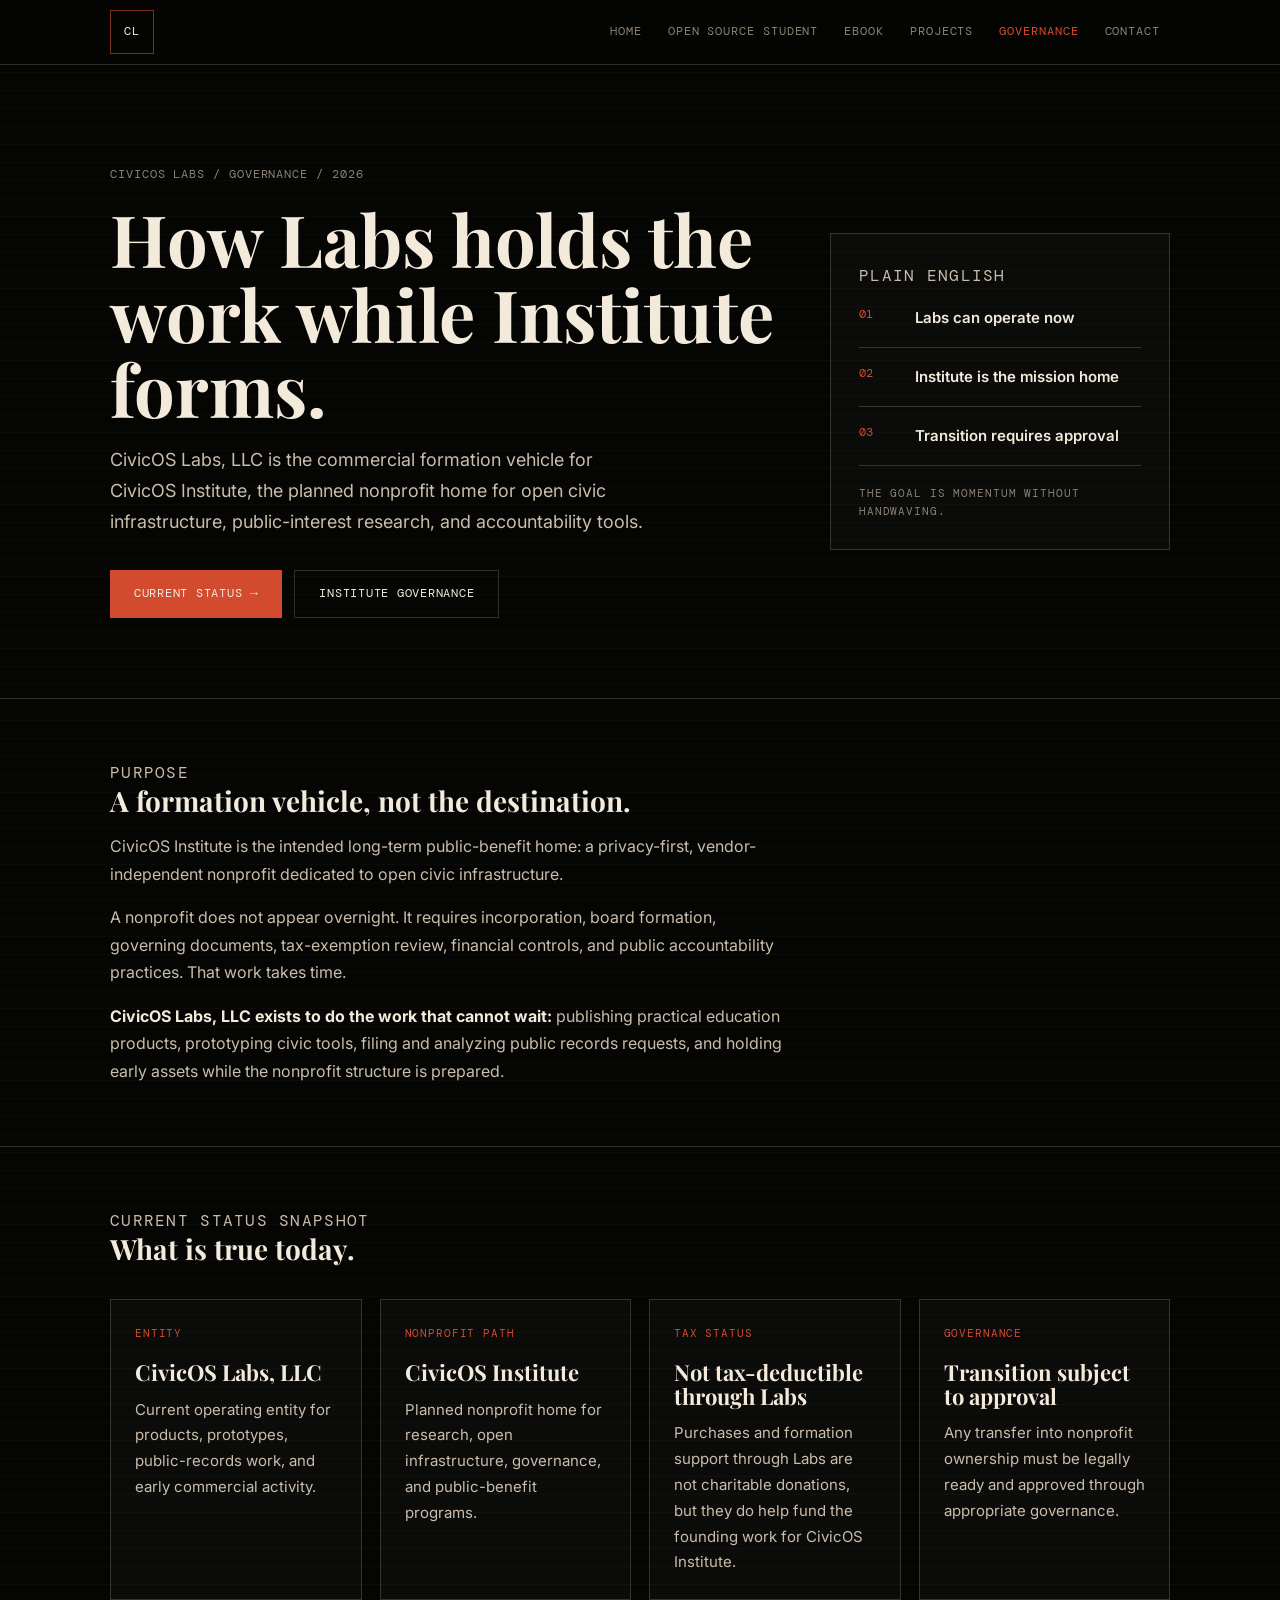
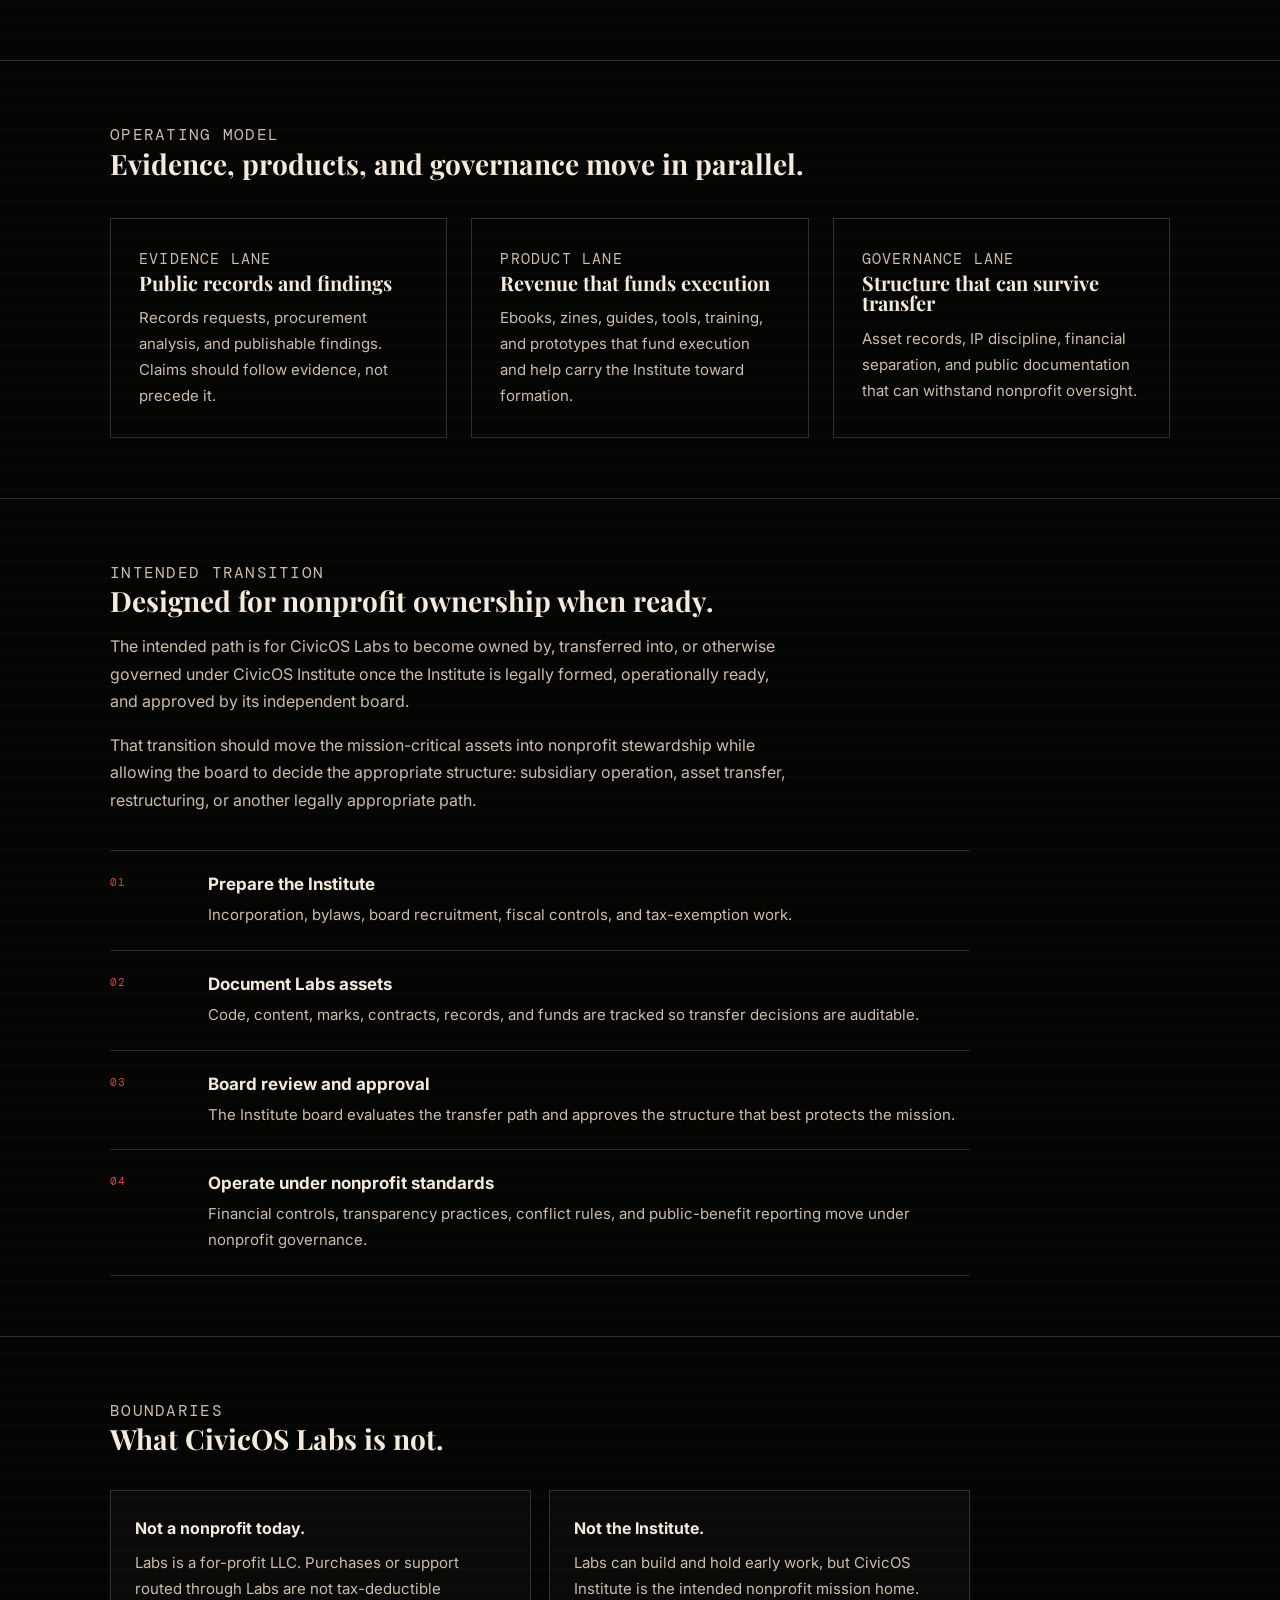
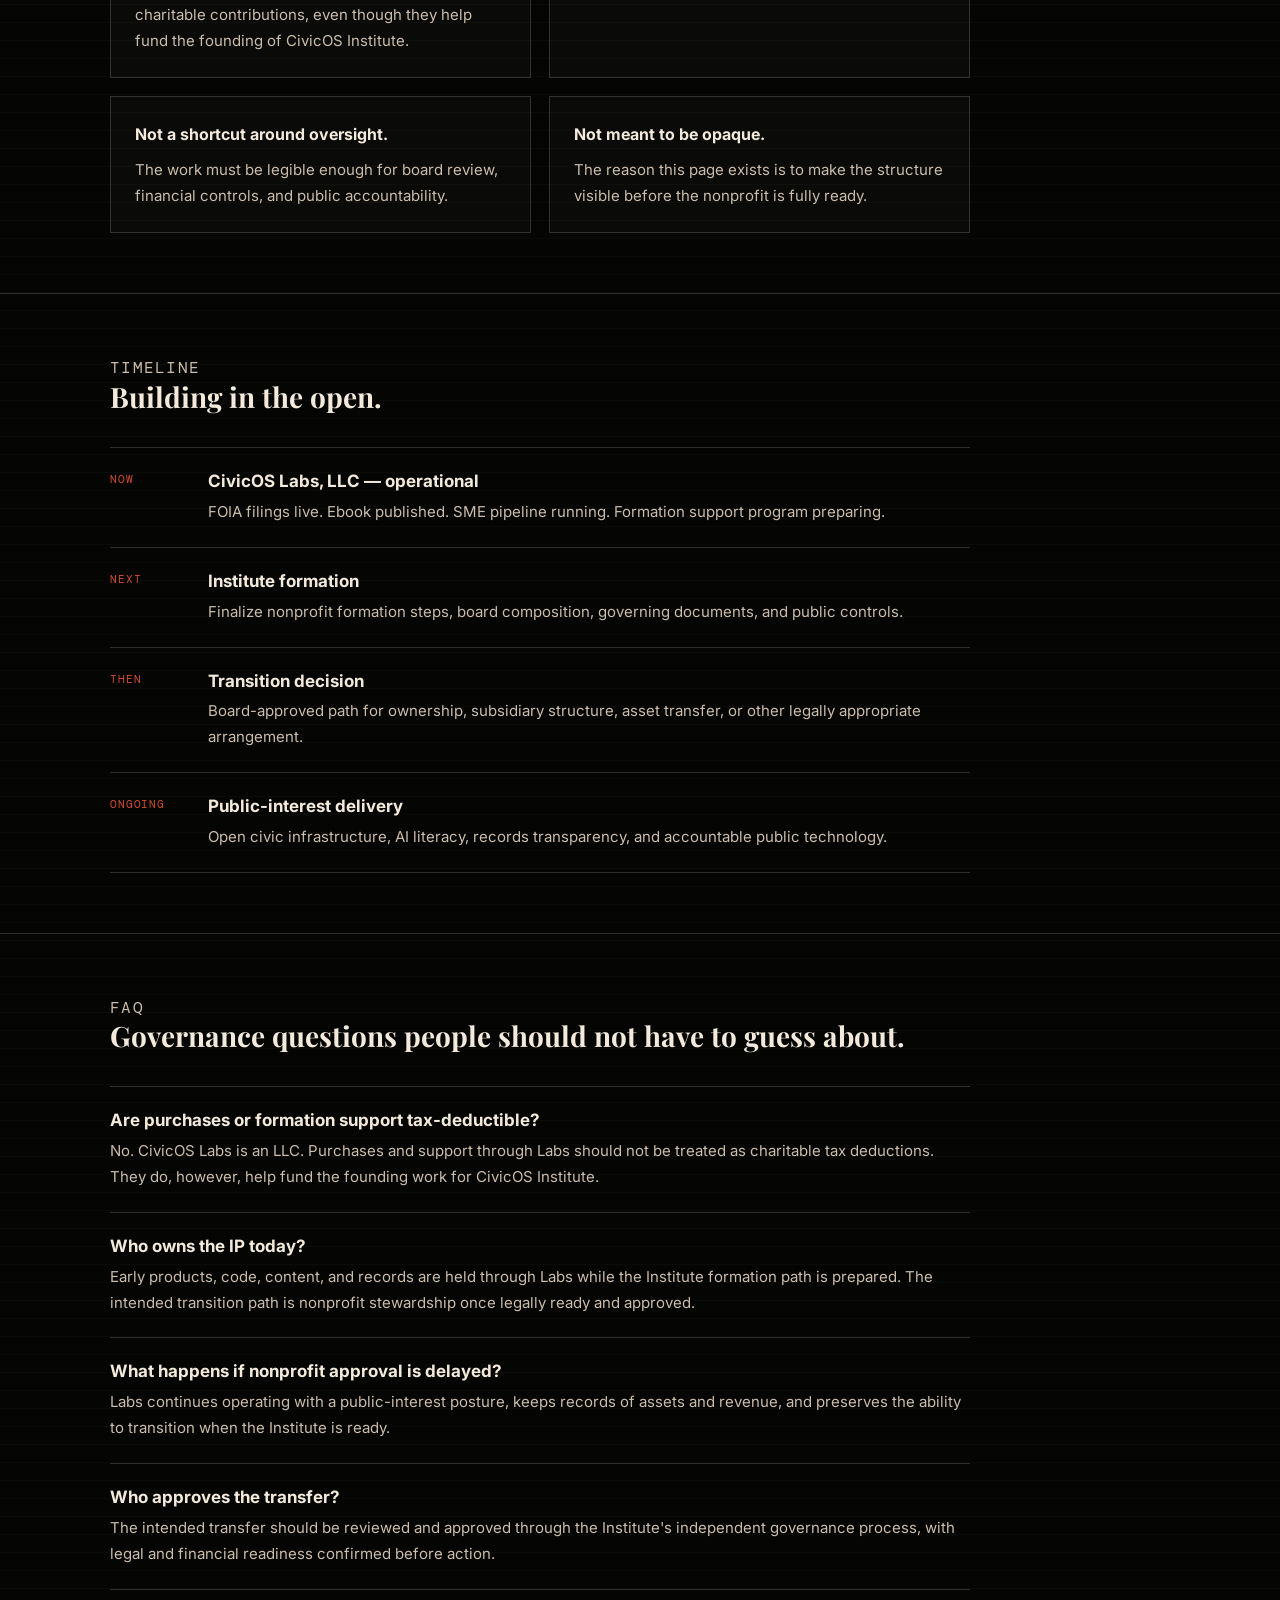
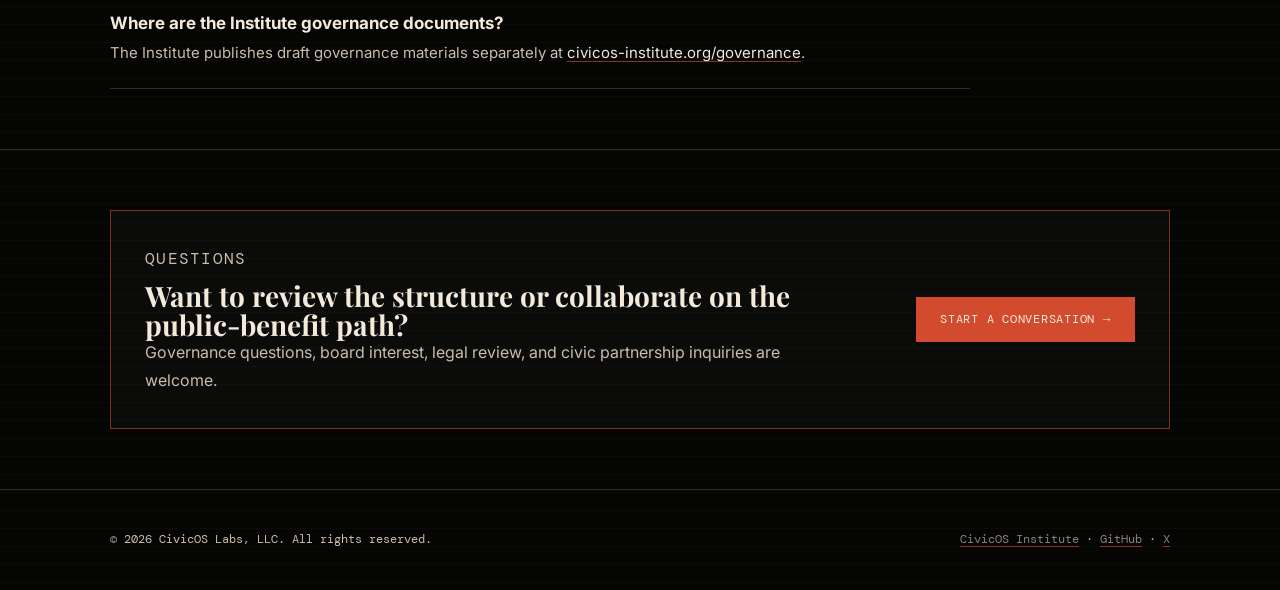
<file: governance/index.html>
<!DOCTYPE html>
<html lang="en">
<head>
    <meta charset="UTF-8">
    <meta name="viewport" content="width=device-width, initial-scale=1.0">
    <meta name="description" content="CivicOS Labs governance and formation structure: why the LLC exists, how it relates to CivicOS Institute, and how assets, revenue, and public-interest commitments are handled.">
    <meta name="theme-color" content="#050504">
    <link rel="canonical" href="https://civicoslabs.com/governance/">
    <meta property="og:type" content="website">
    <meta property="og:title" content="Governance — CivicOS Labs">
    <meta property="og:description" content="The formation structure, operating boundaries, and intended nonprofit transition path for CivicOS Labs and CivicOS Institute.">
    <meta property="og:url" content="https://civicoslabs.com/governance/">
    <meta property="og:site_name" content="CivicOS Labs">
    <meta name="twitter:card" content="summary">
    <meta name="twitter:title" content="Governance — CivicOS Labs">
    <meta name="twitter:description" content="How CivicOS Labs operates while CivicOS Institute is being formed.">
    <title>Governance — CivicOS Labs</title>
    <link rel="icon" href="/favicon.svg" type="image/svg+xml">
    <link rel="stylesheet" href="../style.css">
    <link rel="preconnect" href="https://fonts.googleapis.com">
    <link rel="preconnect" href="https://fonts.gstatic.com" crossorigin>
    <link href="https://fonts.googleapis.com/css2?family=DM+Mono:wght@400;500&family=Inter:wght@300;400;500;600;700;800&family=Playfair+Display:wght@500;600;700;800&display=swap" rel="stylesheet">
</head>
<body>
    <nav>
        <div class="nav-inner">
            <a href="/" class="logo" aria-label="CivicOS Labs home">CL</a>
            <div class="nav-links">
                <a href="/">Home</a>
                <a href="/open-source-student/">Open Source Student</a>
                <a href="/ebook/">Ebook</a>
                <a href="/#projects">Projects</a>
                <a href="/governance/" class="active">Governance</a>
                <a href="mailto:info@civicoslabs.com?subject=CivicOS%20Labs%20governance%20question">Contact</a>
            </div>
        </div>
    </nav>

    <header class="hero hero-split">
        <div class="container hero-grid">
            <div>
                <p class="eyebrow">CivicOS Labs / Governance / 2026</p>
                <h1>How Labs holds the work while Institute forms.</h1>
                <p class="tagline">CivicOS Labs, LLC is the commercial formation vehicle for CivicOS Institute, the planned nonprofit home for open civic infrastructure, public-interest research, and accountability tools.</p>
                <div class="btn-group">
                    <a href="#status" class="btn btn-primary">Current status →</a>
                    <a href="https://civicos-institute.org/governance/" class="btn btn-secondary" target="_blank" rel="noopener">Institute governance</a>
                </div>
            </div>
            <aside class="signal-panel" aria-label="Governance summary">
                <p class="section-label">Plain English</p>
                <div class="signal-row"><span>01</span><strong>Labs can operate now</strong></div>
                <div class="signal-row"><span>02</span><strong>Institute is the mission home</strong></div>
                <div class="signal-row"><span>03</span><strong>Transition requires approval</strong></div>
                <p class="microcopy">The goal is momentum without handwaving.</p>
            </aside>
        </div>
    </header>

    <hr class="section-divider">

    <section>
        <div class="container">
            <div class="section-head">
                <p class="section-label">Purpose</p>
                <h2>A formation vehicle, not the destination.</h2>
            </div>
            <div class="content-narrow">
                <p>CivicOS Institute is the intended long-term public-benefit home: a privacy-first, vendor-independent nonprofit dedicated to open civic infrastructure.</p>
                <p>A nonprofit does not appear overnight. It requires incorporation, board formation, governing documents, tax-exemption review, financial controls, and public accountability practices. That work takes time.</p>
                <p><strong>CivicOS Labs, LLC exists to do the work that cannot wait:</strong> publishing practical education products, prototyping civic tools, filing and analyzing public records requests, and holding early assets while the nonprofit structure is prepared.</p>
            </div>
        </div>
    </section>

    <hr class="section-divider">

    <section id="status">
        <div class="container">
            <div class="section-head">
                <p class="section-label">Current status snapshot</p>
                <h2>What is true today.</h2>
            </div>
            <div class="status-grid">
                <div class="status-card">
                    <span>Entity</span>
                    <strong>CivicOS Labs, LLC</strong>
                    <p>Current operating entity for products, prototypes, public-records work, and early commercial activity.</p>
                </div>
                <div class="status-card">
                    <span>Nonprofit path</span>
                    <strong>CivicOS Institute</strong>
                    <p>Planned nonprofit home for research, open infrastructure, governance, and public-benefit programs.</p>
                </div>
                <div class="status-card">
                    <span>Tax status</span>
                    <strong>Not tax-deductible through Labs</strong>
                    <p>Purchases and formation support through Labs are not charitable donations, but they do help fund the founding work for CivicOS Institute.</p>
                </div>
                <div class="status-card">
                    <span>Governance</span>
                    <strong>Transition subject to approval</strong>
                    <p>Any transfer into nonprofit ownership must be legally ready and approved through appropriate governance.</p>
                </div>
            </div>
        </div>
    </section>

    <hr class="section-divider">

    <section>
        <div class="container">
            <div class="section-head">
                <p class="section-label">Operating model</p>
                <h2>Evidence, products, and governance move in parallel.</h2>
            </div>
            <div class="grid three-col">
                <div class="card">
                    <p class="section-label">Evidence lane</p>
                    <h3>Public records and findings</h3>
                    <p>Records requests, procurement analysis, and publishable findings. Claims should follow evidence, not precede it.</p>
                </div>
                <div class="card">
                    <p class="section-label">Product lane</p>
                    <h3>Revenue that funds execution</h3>
                    <p>Ebooks, zines, guides, tools, training, and prototypes that fund execution and help carry the Institute toward formation.</p>
                </div>
                <div class="card">
                    <p class="section-label">Governance lane</p>
                    <h3>Structure that can survive transfer</h3>
                    <p>Asset records, IP discipline, financial separation, and public documentation that can withstand nonprofit oversight.</p>
                </div>
            </div>
        </div>
    </section>

    <hr class="section-divider">

    <section>
        <div class="container">
            <div class="section-head">
                <p class="section-label">Intended transition</p>
                <h2>Designed for nonprofit ownership when ready.</h2>
            </div>
            <div class="content-narrow">
                <p>The intended path is for CivicOS Labs to become owned by, transferred into, or otherwise governed under CivicOS Institute once the Institute is legally formed, operationally ready, and approved by its independent board.</p>
                <p>That transition should move the mission-critical assets into nonprofit stewardship while allowing the board to decide the appropriate structure: subsidiary operation, asset transfer, restructuring, or another legally appropriate path.</p>
            </div>
            <div class="process-list">
                <div class="process-step">
                    <span>01</span>
                    <div>
                        <h3>Prepare the Institute</h3>
                        <p>Incorporation, bylaws, board recruitment, fiscal controls, and tax-exemption work.</p>
                    </div>
                </div>
                <div class="process-step">
                    <span>02</span>
                    <div>
                        <h3>Document Labs assets</h3>
                        <p>Code, content, marks, contracts, records, and funds are tracked so transfer decisions are auditable.</p>
                    </div>
                </div>
                <div class="process-step">
                    <span>03</span>
                    <div>
                        <h3>Board review and approval</h3>
                        <p>The Institute board evaluates the transfer path and approves the structure that best protects the mission.</p>
                    </div>
                </div>
                <div class="process-step">
                    <span>04</span>
                    <div>
                        <h3>Operate under nonprofit standards</h3>
                        <p>Financial controls, transparency practices, conflict rules, and public-benefit reporting move under nonprofit governance.</p>
                    </div>
                </div>
            </div>
        </div>
    </section>

    <hr class="section-divider">

    <section>
        <div class="container">
            <div class="section-head">
                <p class="section-label">Boundaries</p>
                <h2>What CivicOS Labs is not.</h2>
            </div>
            <div class="boundary-list">
                <div>
                    <strong>Not a nonprofit today.</strong>
                    <p>Labs is a for-profit LLC. Purchases or support routed through Labs are not tax-deductible charitable contributions, even though they help fund the founding of CivicOS Institute.</p>
                </div>
                <div>
                    <strong>Not the Institute.</strong>
                    <p>Labs can build and hold early work, but CivicOS Institute is the intended nonprofit mission home.</p>
                </div>
                <div>
                    <strong>Not a shortcut around oversight.</strong>
                    <p>The work must be legible enough for board review, financial controls, and public accountability.</p>
                </div>
                <div>
                    <strong>Not meant to be opaque.</strong>
                    <p>The reason this page exists is to make the structure visible before the nonprofit is fully ready.</p>
                </div>
            </div>
        </div>
    </section>

    <hr class="section-divider">

    <section>
        <div class="container">
            <div class="section-head">
                <p class="section-label">Timeline</p>
                <h2>Building in the open.</h2>
            </div>
            <div class="timeline-list">
                <div class="timeline-row">
                    <span>Now</span>
                    <div>
                        <h3>CivicOS Labs, LLC — operational</h3>
                        <p>FOIA filings live. Ebook published. SME pipeline running. Formation support program preparing.</p>
                    </div>
                </div>
                <div class="timeline-row">
                    <span>Next</span>
                    <div>
                        <h3>Institute formation</h3>
                        <p>Finalize nonprofit formation steps, board composition, governing documents, and public controls.</p>
                    </div>
                </div>
                <div class="timeline-row">
                    <span>Then</span>
                    <div>
                        <h3>Transition decision</h3>
                        <p>Board-approved path for ownership, subsidiary structure, asset transfer, or other legally appropriate arrangement.</p>
                    </div>
                </div>
                <div class="timeline-row">
                    <span>Ongoing</span>
                    <div>
                        <h3>Public-interest delivery</h3>
                        <p>Open civic infrastructure, AI literacy, records transparency, and accountable public technology.</p>
                    </div>
                </div>
            </div>
        </div>
    </section>

    <hr class="section-divider">

    <section>
        <div class="container">
            <div class="section-head">
                <p class="section-label">FAQ</p>
                <h2>Governance questions people should not have to guess about.</h2>
            </div>
            <div class="faq-list">
                <div class="faq-item">
                    <h3>Are purchases or formation support tax-deductible?</h3>
                    <p>No. CivicOS Labs is an LLC. Purchases and support through Labs should not be treated as charitable tax deductions. They do, however, help fund the founding work for CivicOS Institute.</p>
                </div>
                <div class="faq-item">
                    <h3>Who owns the IP today?</h3>
                    <p>Early products, code, content, and records are held through Labs while the Institute formation path is prepared. The intended transition path is nonprofit stewardship once legally ready and approved.</p>
                </div>
                <div class="faq-item">
                    <h3>What happens if nonprofit approval is delayed?</h3>
                    <p>Labs continues operating with a public-interest posture, keeps records of assets and revenue, and preserves the ability to transition when the Institute is ready.</p>
                </div>
                <div class="faq-item">
                    <h3>Who approves the transfer?</h3>
                    <p>The intended transfer should be reviewed and approved through the Institute's independent governance process, with legal and financial readiness confirmed before action.</p>
                </div>
                <div class="faq-item">
                    <h3>Where are the Institute governance documents?</h3>
                    <p>The Institute publishes draft governance materials separately at <a href="https://civicos-institute.org/governance/" target="_blank" rel="noopener">civicos-institute.org/governance</a>.</p>
                </div>
            </div>
        </div>
    </section>

    <hr class="section-divider">

    <section>
        <div class="container">
            <div class="contact-strip">
                <div>
                    <p class="section-label">Questions</p>
                    <h2>Want to review the structure or collaborate on the public-benefit path?</h2>
                    <p>Governance questions, board interest, legal review, and civic partnership inquiries are welcome.</p>
                </div>
                <a href="mailto:info@civicoslabs.com?subject=CivicOS%20Labs%20governance%20question" class="btn btn-primary">Start a conversation →</a>
            </div>
        </div>
    </section>

    <footer>
        <div class="container footer-grid">
            <p>&copy; 2026 CivicOS Labs, LLC. All rights reserved.</p>
            <p><a href="https://civicos-institute.org/" target="_blank" rel="noopener">CivicOS Institute</a> · <a href="https://github.com/CivicOSInstitute" target="_blank" rel="noopener">GitHub</a> · <a href="https://x.com/CivicOSInstitut" target="_blank" rel="noopener">X</a></p>
        </div>
    </footer>
</body>
</html>
</file>
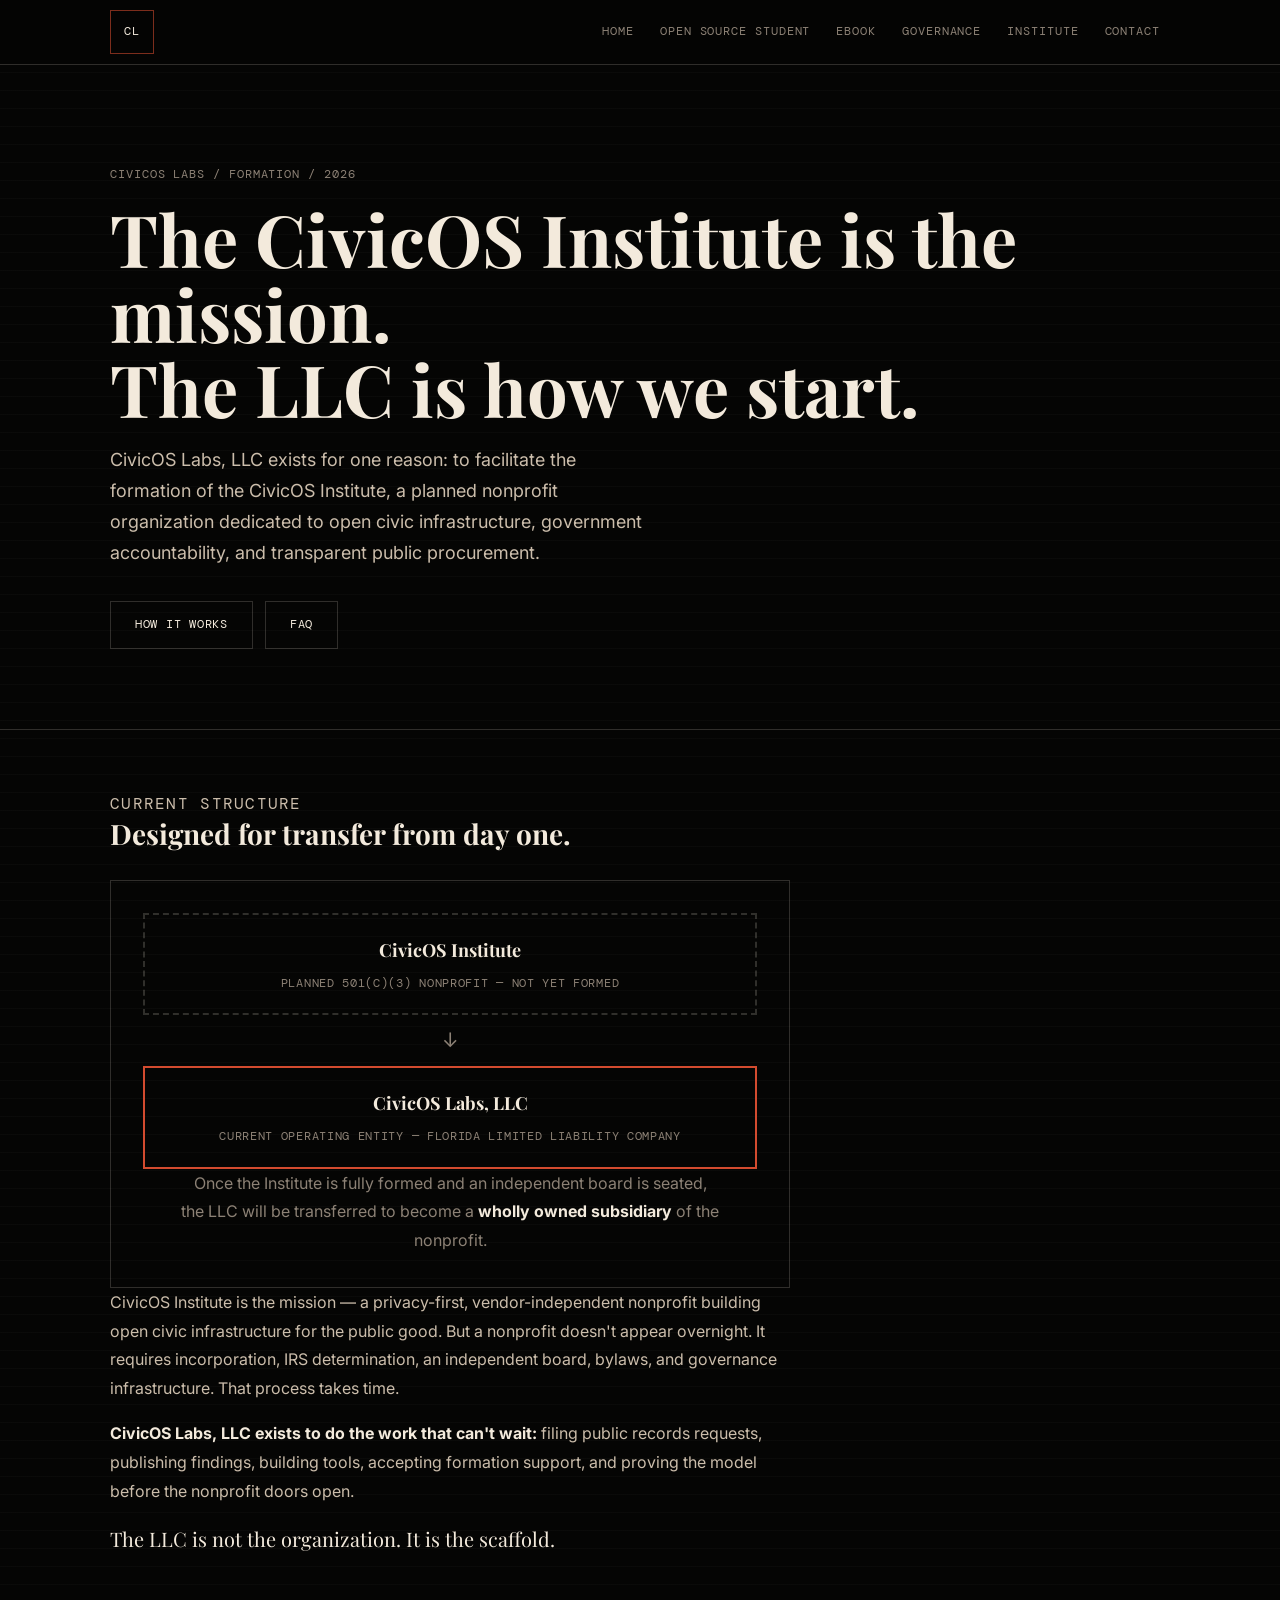
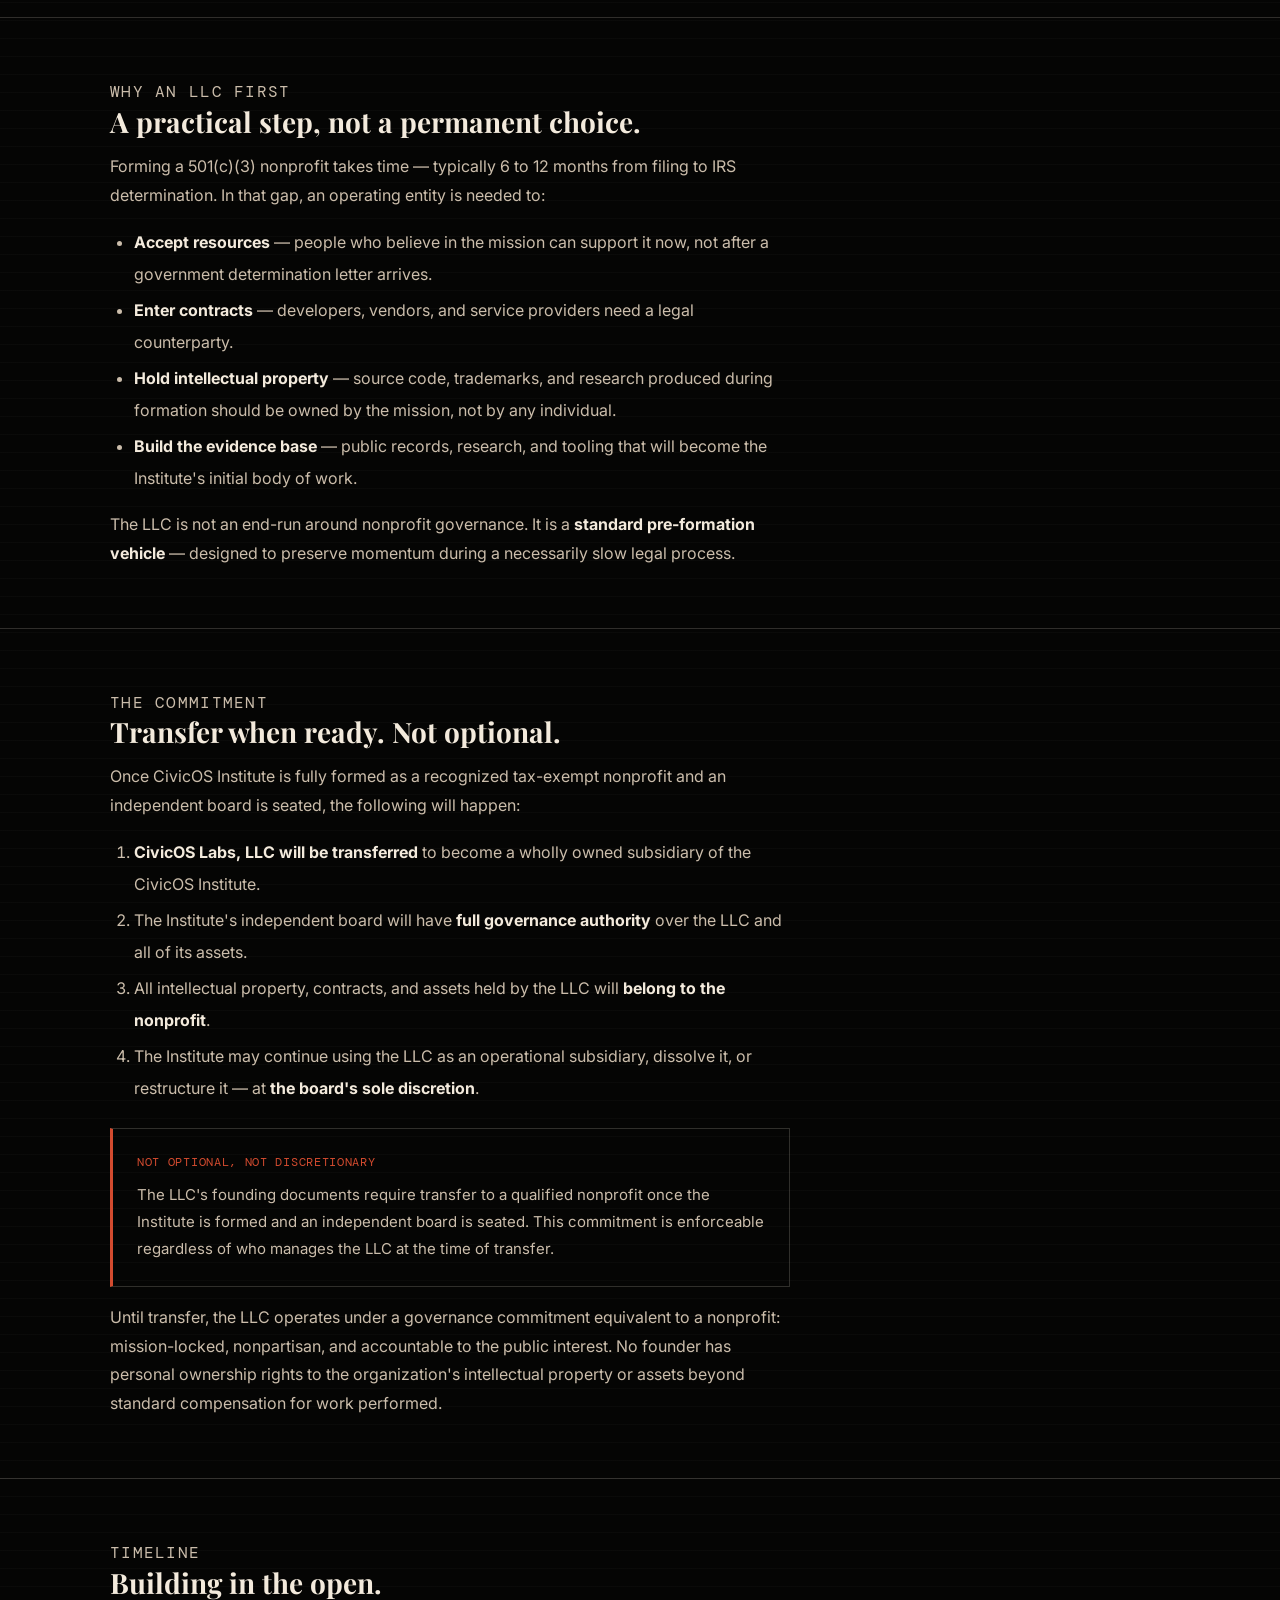
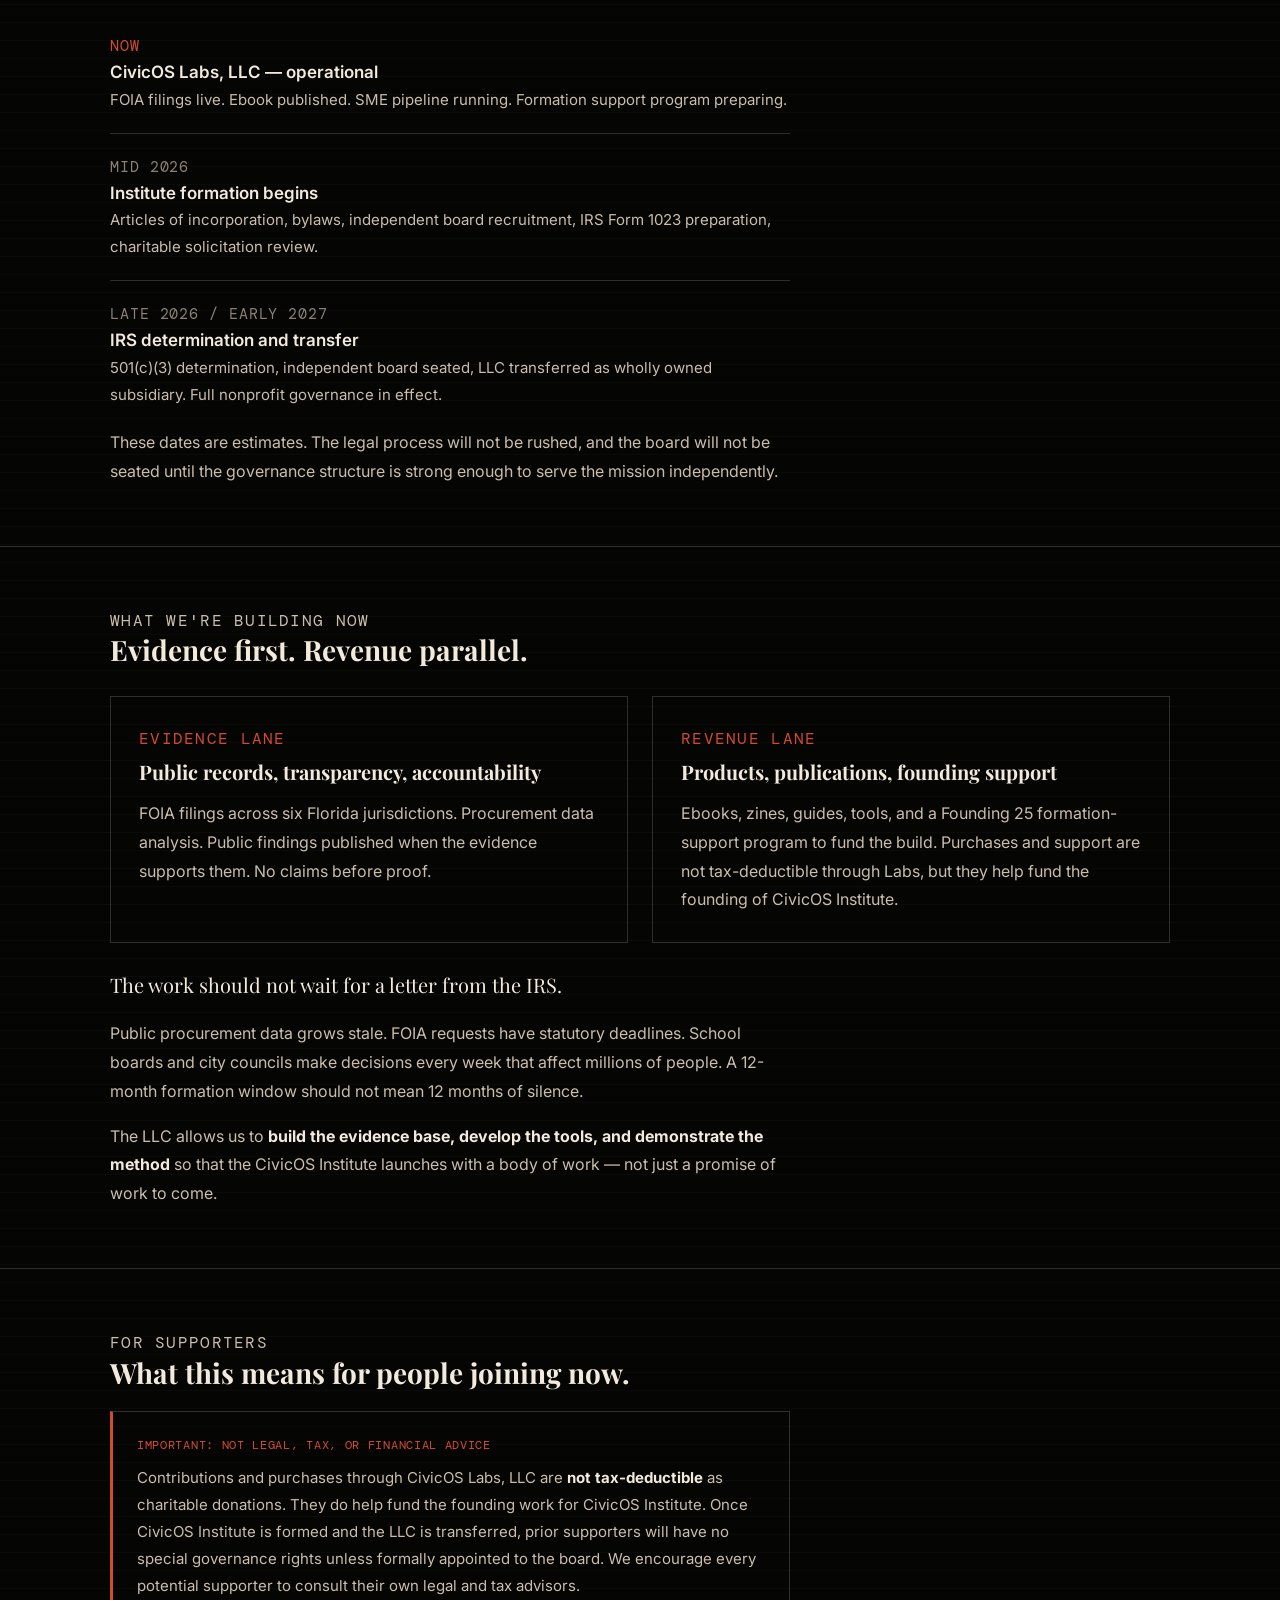
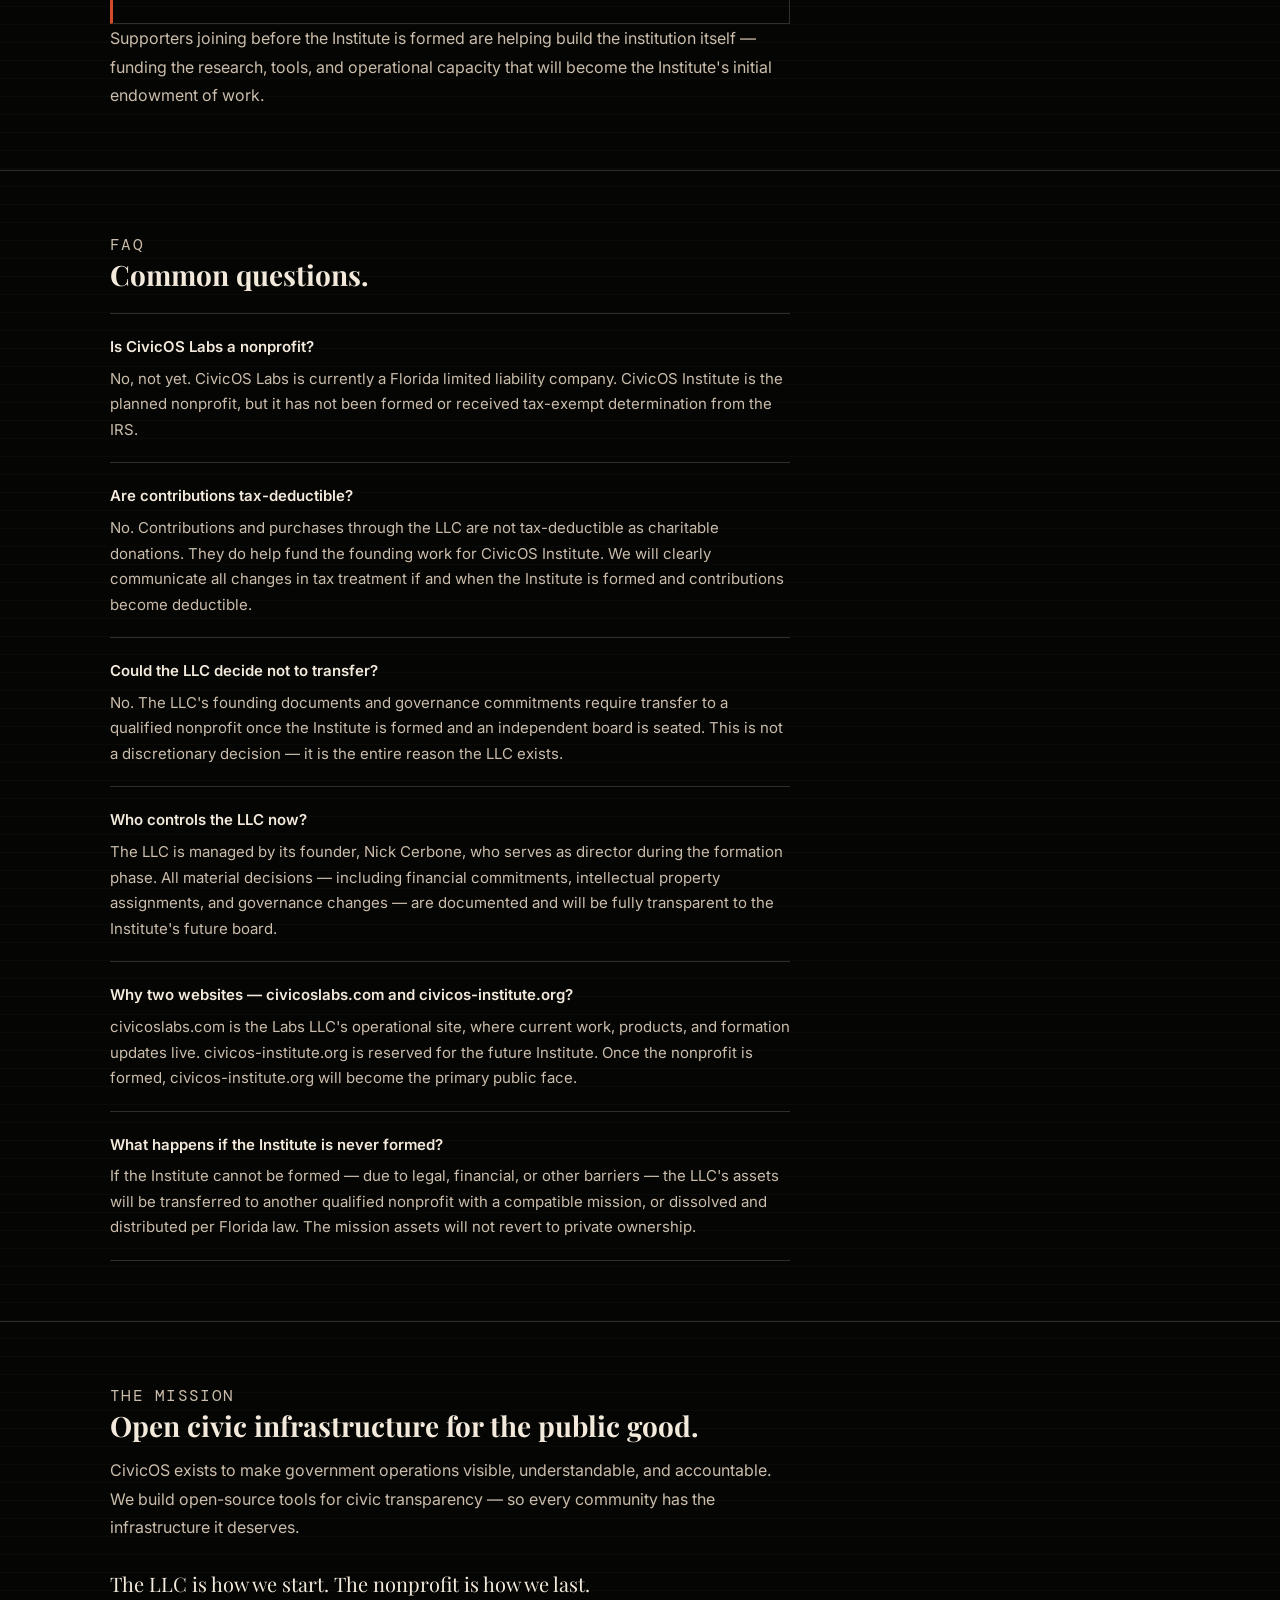
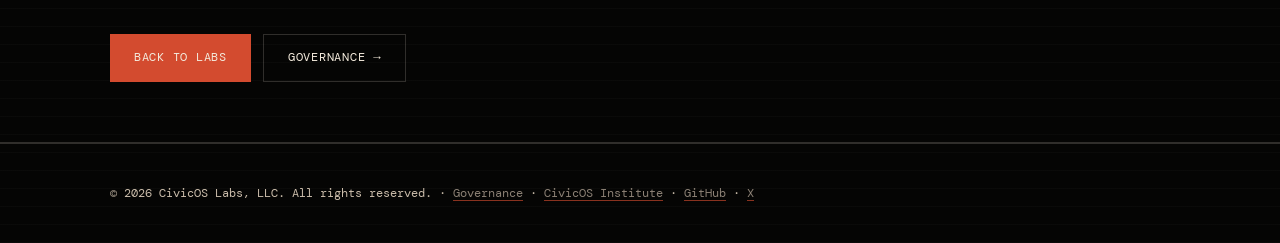
<file: institute/index.html>
<!DOCTYPE html>
<html lang="en">
<head>
    <meta charset="UTF-8">
    <meta name="viewport" content="width=device-width, initial-scale=1.0">
    <meta name="description" content="CivicOS Labs, LLC exists to facilitate the formation of CivicOS Institute — a planned nonprofit building open civic infrastructure. Our legal structure, commitments, and timeline.">
    <title>CivicOS Institute Formation — CivicOS Labs</title>
    <link rel="stylesheet" href="../style.css">
    <link rel="preconnect" href="https://fonts.googleapis.com">
    <link rel="preconnect" href="https://fonts.gstatic.com" crossorigin>
    <link href="https://fonts.googleapis.com/css2?family=DM+Mono:wght@400;500&family=Inter:wght@300;400;500;600;700;800&family=Playfair+Display:wght@500;600;700;800&display=swap" rel="stylesheet">
    <style>
        .content-section {
            padding: 60px 0;
        }
        .content-section p {
            max-width: 680px;
            margin-top: 16px;
            font-size: 16px;
            line-height: 1.8;
        }
        .content-section p:first-of-type {
            margin-top: 0;
        }
        .content-section h2 {
            font-size: 28px;
            margin-bottom: 20px;
        }
        .content-section .eyebrow {
            margin-bottom: 12px;
        }
        .content-section ul, .content-section ol {
            max-width: 680px;
            margin-top: 16px;
            padding-left: 24px;
            color: var(--paper-dim);
            line-height: 2;
        }
        .content-section li {
            margin-bottom: 4px;
        }
        .content-section li strong {
            color: var(--paper);
        }
        .structure-block {
            max-width: 680px;
            margin-top: 32px;
            padding: 32px;
            border: 1px solid var(--line);
        }
        .structure-block .box {
            padding: 20px 24px;
            text-align: center;
        }
        .structure-block .box-current {
            border: 2px solid var(--ember);
        }
        .structure-block .box-future {
            border: 2px dashed var(--line);
        }
        .structure-block .box-sub {
            border: 1px solid var(--line);
            margin-top: 16px;
        }
        .structure-block .box-label {
            font-family: var(--mono);
            font-size: 0.72rem;
            letter-spacing: 0.06em;
            text-transform: uppercase;
            color: var(--ash);
            margin-top: 8px;
        }
        .arrow-row {
            text-align: center;
            padding: 8px 0;
            color: var(--ash);
            font-size: 20px;
        }
        .structure-note {
            margin-top: 24px;
            font-size: 15px;
            color: var(--ash);
            text-align: center;
        }
        .faq-list {
            max-width: 680px;
            margin-top: 24px;
        }
        .faq-item {
            padding: 20px 0;
            border-bottom: 1px solid var(--line);
        }
        .faq-item:first-of-type {
            border-top: 1px solid var(--line);
        }
        .faq-q {
            font-family: var(--sans);
            font-weight: 600;
            color: var(--paper);
            font-size: 15px;
            margin-bottom: 6px;
        }
        .faq-a {
            font-size: 15px;
            color: var(--paper-dim);
            line-height: 1.7;
        }
        .callout {
            max-width: 680px;
            margin-top: 24px;
            padding: 24px;
            border: 1px solid var(--line);
            border-left: 3px solid var(--ember);
        }
        .callout-title {
            font-family: var(--mono);
            font-size: 0.72rem;
            letter-spacing: 0.06em;
            text-transform: uppercase;
            color: var(--ember);
            margin-bottom: 8px;
        }
        .callout p {
            margin-top: 8px;
            font-size: 15px;
        }
        .timeline-item {
            padding: 20px 0;
            border-bottom: 1px solid var(--line);
            max-width: 680px;
        }
        .timeline-item:last-of-type {
            border-bottom: none;
        }
        .timeline-label {
            font-family: var(--mono);
            font-size: 0.7rem;
            letter-spacing: 0.06em;
            text-transform: uppercase;
            color: var(--ember);
            margin-bottom: 4px;
        }
        .timeline-item h3 {
            font-size: 17px;
            font-family: var(--sans);
            font-weight: 600;
            margin-bottom: 4px;
        }
        .timeline-item p {
            margin-top: 0;
            font-size: 15px;
        }
    </style>
</head>
<body>
    <nav>
        <div class="nav-inner">
            <a href="/" class="logo" aria-label="CivicOS Labs home">CL</a>
            <div class="nav-links">
                <a href="/">Home</a>
                <a href="/open-source-student/">Open Source Student</a>
                <a href="/ebook/">Ebook</a>
                <a href="/governance/">Governance</a>
                <a href="https://civicos-institute.org/" class="nav-optional" target="_blank" rel="noopener">Institute</a>
                <a href="mailto:info@civicoslabs.com?subject=CivicOS%20Labs%20formation%20question">Contact</a>
            </div>
        </div>
    </nav>

    <header class="hero">
        <div class="container">
            <p class="eyebrow">CivicOS Labs / Formation / 2026</p>
            <h1>The CivicOS Institute is the mission.<br>The LLC is how we start.</h1>
            <p class="tagline">CivicOS Labs, LLC exists for one reason: to facilitate the formation of the CivicOS Institute, a planned nonprofit organization dedicated to open civic infrastructure, government accountability, and transparent public procurement.</p>
            <div class="btn-group">
                <a href="#structure" class="btn btn-secondary">How it works</a>
                <a href="#faq" class="btn btn-secondary">FAQ</a>
            </div>
        </div>
    </header>

    <hr class="section-divider">

    <section id="structure" class="content-section">
        <div class="container">
            <div class="section-head">
                <p class="section-label">Current structure</p>
                <h2>Designed for transfer from day one.</h2>
            </div>

            <div class="structure-block">
                <div class="box box-future">
                    <strong style="font-size: 18px; font-family: var(--serif); color: var(--paper);">CivicOS Institute</strong>
                    <div class="box-label">Planned 501(c)(3) nonprofit — not yet formed</div>
                </div>
                <div class="arrow-row">↓</div>
                <div class="box box-current">
                    <strong style="font-size: 18px; font-family: var(--serif); color: var(--paper);">CivicOS Labs, LLC</strong>
                    <div class="box-label">Current operating entity — Florida limited liability company</div>
                </div>
                <p class="structure-note">
                    Once the Institute is fully formed and an independent board is seated,<br>
                    the LLC will be transferred to become a <strong style="color: var(--paper);">wholly owned subsidiary</strong> of the nonprofit.
                </p>
            </div>

            <p>CivicOS Institute is the mission — a privacy-first, vendor-independent nonprofit building open civic infrastructure for the public good. But a nonprofit doesn't appear overnight. It requires incorporation, IRS determination, an independent board, bylaws, and governance infrastructure. That process takes time.</p>

            <p><strong style="color: var(--paper);">CivicOS Labs, LLC exists to do the work that can't wait:</strong> filing public records requests, publishing findings, building tools, accepting formation support, and proving the model before the nonprofit doors open.</p>

            <p style="font-family: var(--serif); font-size: 20px; color: var(--paper);">The LLC is not the organization. It is the scaffold.</p>
        </div>
    </section>

    <hr class="section-divider">

    <section class="content-section">
        <div class="container">
            <div class="section-head">
                <p class="section-label">Why an LLC first</p>
                <h2>A practical step, not a permanent choice.</h2>
            </div>

            <p>Forming a 501(c)(3) nonprofit takes time — typically 6 to 12 months from filing to IRS determination. In that gap, an operating entity is needed to:</p>

            <ul>
                <li><strong>Accept resources</strong> — people who believe in the mission can support it now, not after a government determination letter arrives.</li>
                <li><strong>Enter contracts</strong> — developers, vendors, and service providers need a legal counterparty.</li>
                <li><strong>Hold intellectual property</strong> — source code, trademarks, and research produced during formation should be owned by the mission, not by any individual.</li>
                <li><strong>Build the evidence base</strong> — public records, research, and tooling that will become the Institute's initial body of work.</li>
            </ul>

            <p>The LLC is not an end-run around nonprofit governance. It is a <strong style="color: var(--paper);">standard pre-formation vehicle</strong> — designed to preserve momentum during a necessarily slow legal process.</p>
        </div>
    </section>

    <hr class="section-divider">

    <section class="content-section">
        <div class="container">
            <div class="section-head">
                <p class="section-label">The commitment</p>
                <h2>Transfer when ready. Not optional.</h2>
            </div>

            <p>Once CivicOS Institute is fully formed as a recognized tax-exempt nonprofit and an independent board is seated, the following will happen:</p>

            <ol>
                <li><strong>CivicOS Labs, LLC will be transferred</strong> to become a wholly owned subsidiary of the CivicOS Institute.</li>
                <li>The Institute's independent board will have <strong>full governance authority</strong> over the LLC and all of its assets.</li>
                <li>All intellectual property, contracts, and assets held by the LLC will <strong>belong to the nonprofit</strong>.</li>
                <li>The Institute may continue using the LLC as an operational subsidiary, dissolve it, or restructure it — at <strong>the board's sole discretion</strong>.</li>
            </ol>

            <div class="callout">
                <div class="callout-title">Not optional, not discretionary</div>
                <p>The LLC's founding documents require transfer to a qualified nonprofit once the Institute is formed and an independent board is seated. This commitment is enforceable regardless of who manages the LLC at the time of transfer.</p>
            </div>

            <p>Until transfer, the LLC operates under a governance commitment equivalent to a nonprofit: mission-locked, nonpartisan, and accountable to the public interest. No founder has personal ownership rights to the organization's intellectual property or assets beyond standard compensation for work performed.</p>
        </div>
    </section>

    <hr class="section-divider">

    <section class="content-section">
        <div class="container">
            <div class="section-head">
                <p class="section-label">Timeline</p>
                <h2>Building in the open.</h2>
            </div>

            <div class="timeline-item">
                <p class="timeline-label">Now</p>
                <h3>CivicOS Labs, LLC — operational</h3>
                <p>FOIA filings live. Ebook published. SME pipeline running. Formation support program preparing.</p>
            </div>
            <div class="timeline-item">
                <p class="timeline-label" style="color: var(--ash);">Mid 2026</p>
                <h3>Institute formation begins</h3>
                <p>Articles of incorporation, bylaws, independent board recruitment, IRS Form 1023 preparation, charitable solicitation review.</p>
            </div>
            <div class="timeline-item">
                <p class="timeline-label" style="color: var(--ash);">Late 2026 / Early 2027</p>
                <h3>IRS determination and transfer</h3>
                <p>501(c)(3) determination, independent board seated, LLC transferred as wholly owned subsidiary. Full nonprofit governance in effect.</p>
            </div>

            <p>These dates are estimates. The legal process will not be rushed, and the board will not be seated until the governance structure is strong enough to serve the mission independently.</p>
        </div>
    </section>

    <hr class="section-divider">

    <section class="content-section">
        <div class="container">
            <div class="section-head">
                <p class="section-label">What we're building now</p>
                <h2>Evidence first. Revenue parallel.</h2>
            </div>
            <div class="grid two-col" style="margin-top: 32px;">
                <div class="card">
                    <p class="section-label" style="margin-bottom: 8px; color: var(--ember);">Evidence lane</p>
                    <h3>Public records, transparency, accountability</h3>
                    <p>FOIA filings across six Florida jurisdictions. Procurement data analysis. Public findings published when the evidence supports them. No claims before proof.</p>
                </div>
                <div class="card">
                    <p class="section-label" style="margin-bottom: 8px; color: var(--ember);">Revenue lane</p>
                    <h3>Products, publications, founding support</h3>
                    <p>Ebooks, zines, guides, tools, and a Founding 25 formation-support program to fund the build. Purchases and support are not tax-deductible through Labs, but they help fund the founding of CivicOS Institute.</p>
                </div>
            </div>

            <div style="margin-top: 24px;">
                <p style="font-family: var(--serif); font-size: 20px; color: var(--paper);">The work should not wait for a letter from the IRS.</p>
                <p>Public procurement data grows stale. FOIA requests have statutory deadlines. School boards and city councils make decisions every week that affect millions of people. A 12-month formation window should not mean 12 months of silence.</p>
                <p>The LLC allows us to <strong style="color: var(--paper);">build the evidence base, develop the tools, and demonstrate the method</strong> so that the CivicOS Institute launches with a body of work — not just a promise of work to come.</p>
            </div>
        </div>
    </section>

    <hr class="section-divider">

    <section class="content-section">
        <div class="container">
            <div class="section-head">
                <p class="section-label">For supporters</p>
                <h2>What this means for people joining now.</h2>
            </div>

            <div class="callout">
                <div class="callout-title">Important: Not legal, tax, or financial advice</div>
                <p>Contributions and purchases through CivicOS Labs, LLC are <strong style="color: var(--paper);">not tax-deductible</strong> as charitable donations. They do help fund the founding work for CivicOS Institute. Once CivicOS Institute is formed and the LLC is transferred, prior supporters will have no special governance rights unless formally appointed to the board. We encourage every potential supporter to consult their own legal and tax advisors.</p>
            </div>

            <p>Supporters joining before the Institute is formed are helping build the institution itself — funding the research, tools, and operational capacity that will become the Institute's initial endowment of work.</p>
        </div>
    </section>

    <hr class="section-divider">

    <section id="faq" class="content-section">
        <div class="container">
            <div class="section-head">
                <p class="section-label">FAQ</p>
                <h2>Common questions.</h2>
            </div>

            <div class="faq-list">
                <div class="faq-item">
                    <div class="faq-q">Is CivicOS Labs a nonprofit?</div>
                    <div class="faq-a">No, not yet. CivicOS Labs is currently a Florida limited liability company. CivicOS Institute is the planned nonprofit, but it has not been formed or received tax-exempt determination from the IRS.</div>
                </div>
                <div class="faq-item">
                    <div class="faq-q">Are contributions tax-deductible?</div>
                    <div class="faq-a">No. Contributions and purchases through the LLC are not tax-deductible as charitable donations. They do help fund the founding work for CivicOS Institute. We will clearly communicate all changes in tax treatment if and when the Institute is formed and contributions become deductible.</div>
                </div>
                <div class="faq-item">
                    <div class="faq-q">Could the LLC decide not to transfer?</div>
                    <div class="faq-a">No. The LLC's founding documents and governance commitments require transfer to a qualified nonprofit once the Institute is formed and an independent board is seated. This is not a discretionary decision — it is the entire reason the LLC exists.</div>
                </div>
                <div class="faq-item">
                    <div class="faq-q">Who controls the LLC now?</div>
                    <div class="faq-a">The LLC is managed by its founder, Nick Cerbone, who serves as director during the formation phase. All material decisions — including financial commitments, intellectual property assignments, and governance changes — are documented and will be fully transparent to the Institute's future board.</div>
                </div>
                <div class="faq-item">
                    <div class="faq-q">Why two websites — civicoslabs.com and civicos-institute.org?</div>
                    <div class="faq-a">civicoslabs.com is the Labs LLC's operational site, where current work, products, and formation updates live. civicos-institute.org is reserved for the future Institute. Once the nonprofit is formed, civicos-institute.org will become the primary public face.</div>
                </div>
                <div class="faq-item">
                    <div class="faq-q">What happens if the Institute is never formed?</div>
                    <div class="faq-a">If the Institute cannot be formed — due to legal, financial, or other barriers — the LLC's assets will be transferred to another qualified nonprofit with a compatible mission, or dissolved and distributed per Florida law. The mission assets will not revert to private ownership.</div>
                </div>
            </div>
        </div>
    </section>

    <hr class="section-divider">

    <section class="content-section">
        <div class="container">
            <div class="section-head">
                <p class="section-label">The mission</p>
                <h2>Open civic infrastructure for the public good.</h2>
            </div>

            <div style="max-width: 680px;">
                <p>CivicOS exists to make government operations visible, understandable, and accountable. We build open-source tools for civic transparency — so every community has the infrastructure it deserves.</p>
                <p style="font-family: var(--serif); font-size: 20px; color: var(--paper); margin-top: 24px;">The LLC is how we start. The nonprofit is how we last.</p>
            </div>

            <div class="btn-group" style="margin-top: 32px;">
                <a href="/" class="btn btn-primary">Back to Labs</a>
                <a href="/governance/" class="btn btn-secondary">Governance →</a>
            </div>
        </div>
    </section>

    <hr class="section-divider">

    <footer>
        <div class="container">
            <p>&copy; 2026 CivicOS Labs, LLC. All rights reserved. · <a href="/governance/">Governance</a> · <a href="https://civicos-institute.org/" target="_blank" rel="noopener">CivicOS Institute</a> · <a href="https://github.com/CivicOSInstitute" target="_blank" rel="noopener">GitHub</a> · <a href="https://x.com/CivicOSInstitut" target="_blank" rel="noopener">X</a></p>
        </div>
    </footer>
</body>
</html>
</file>
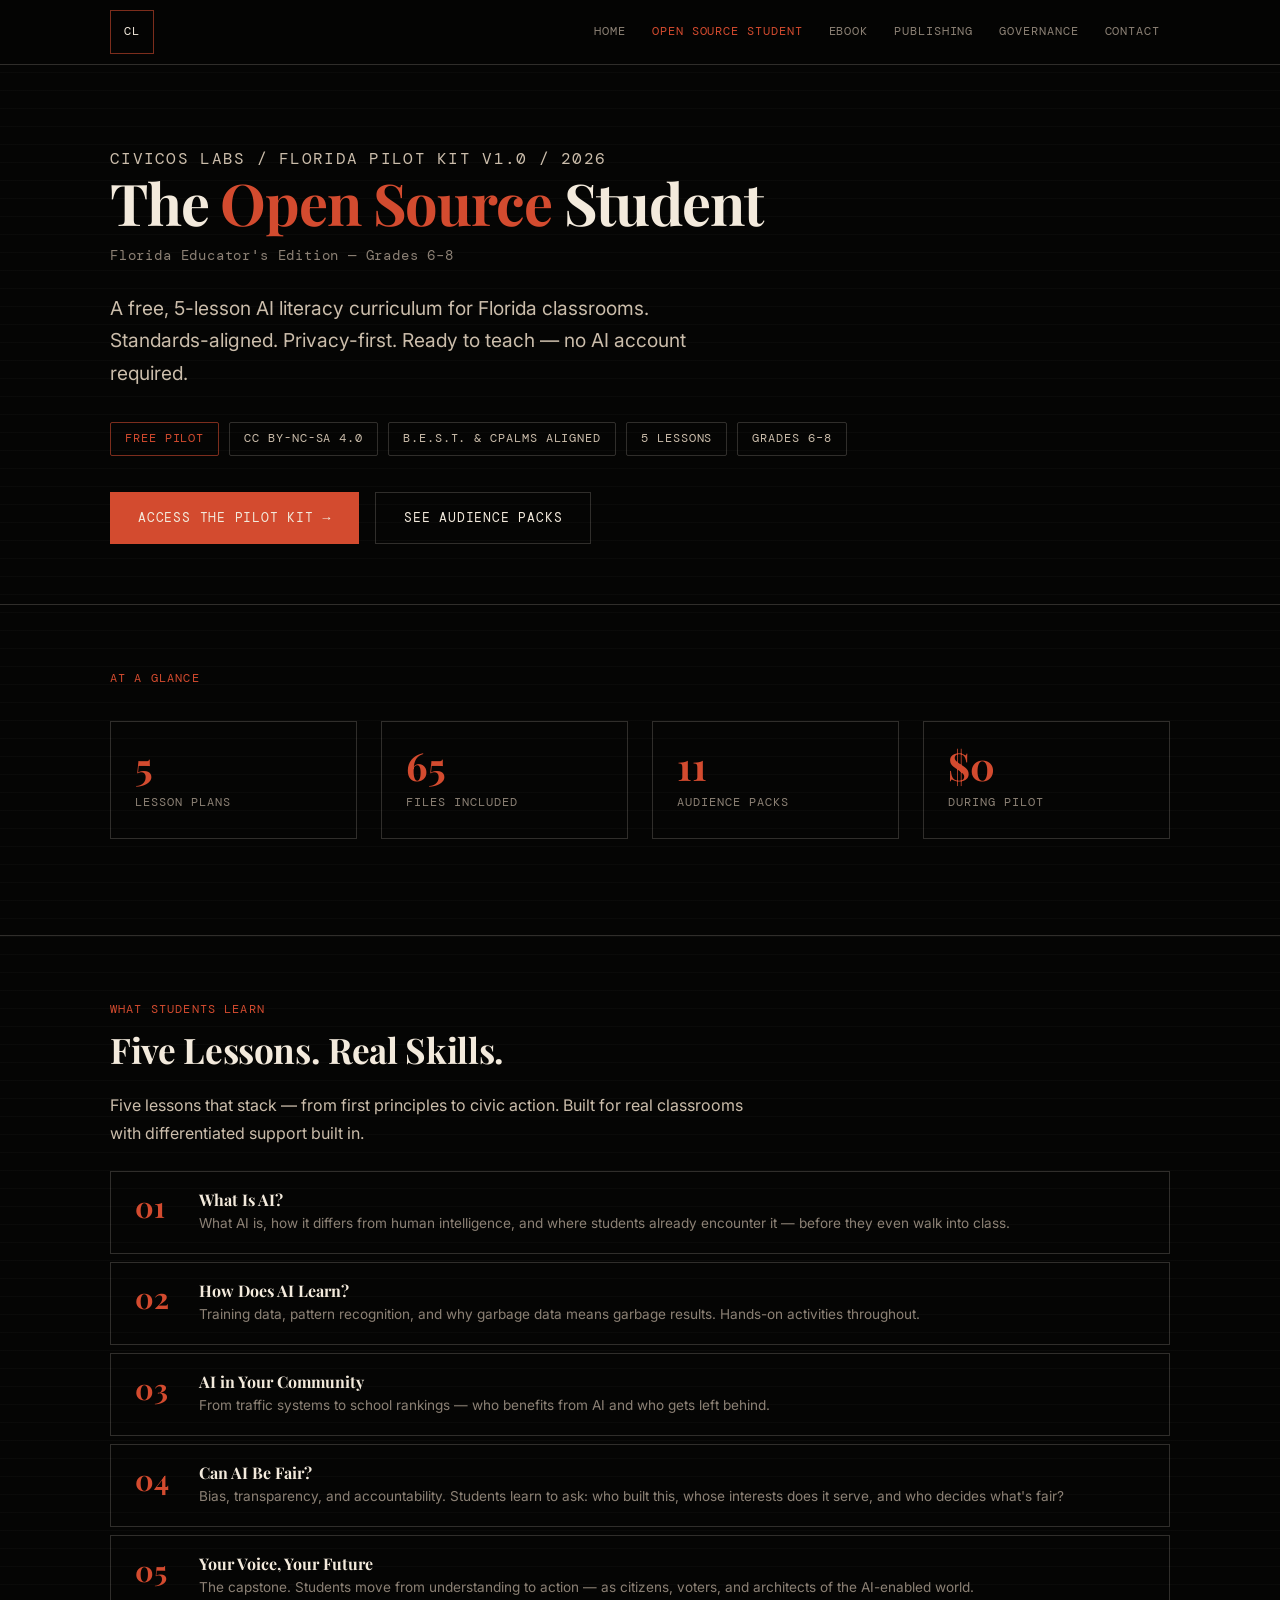
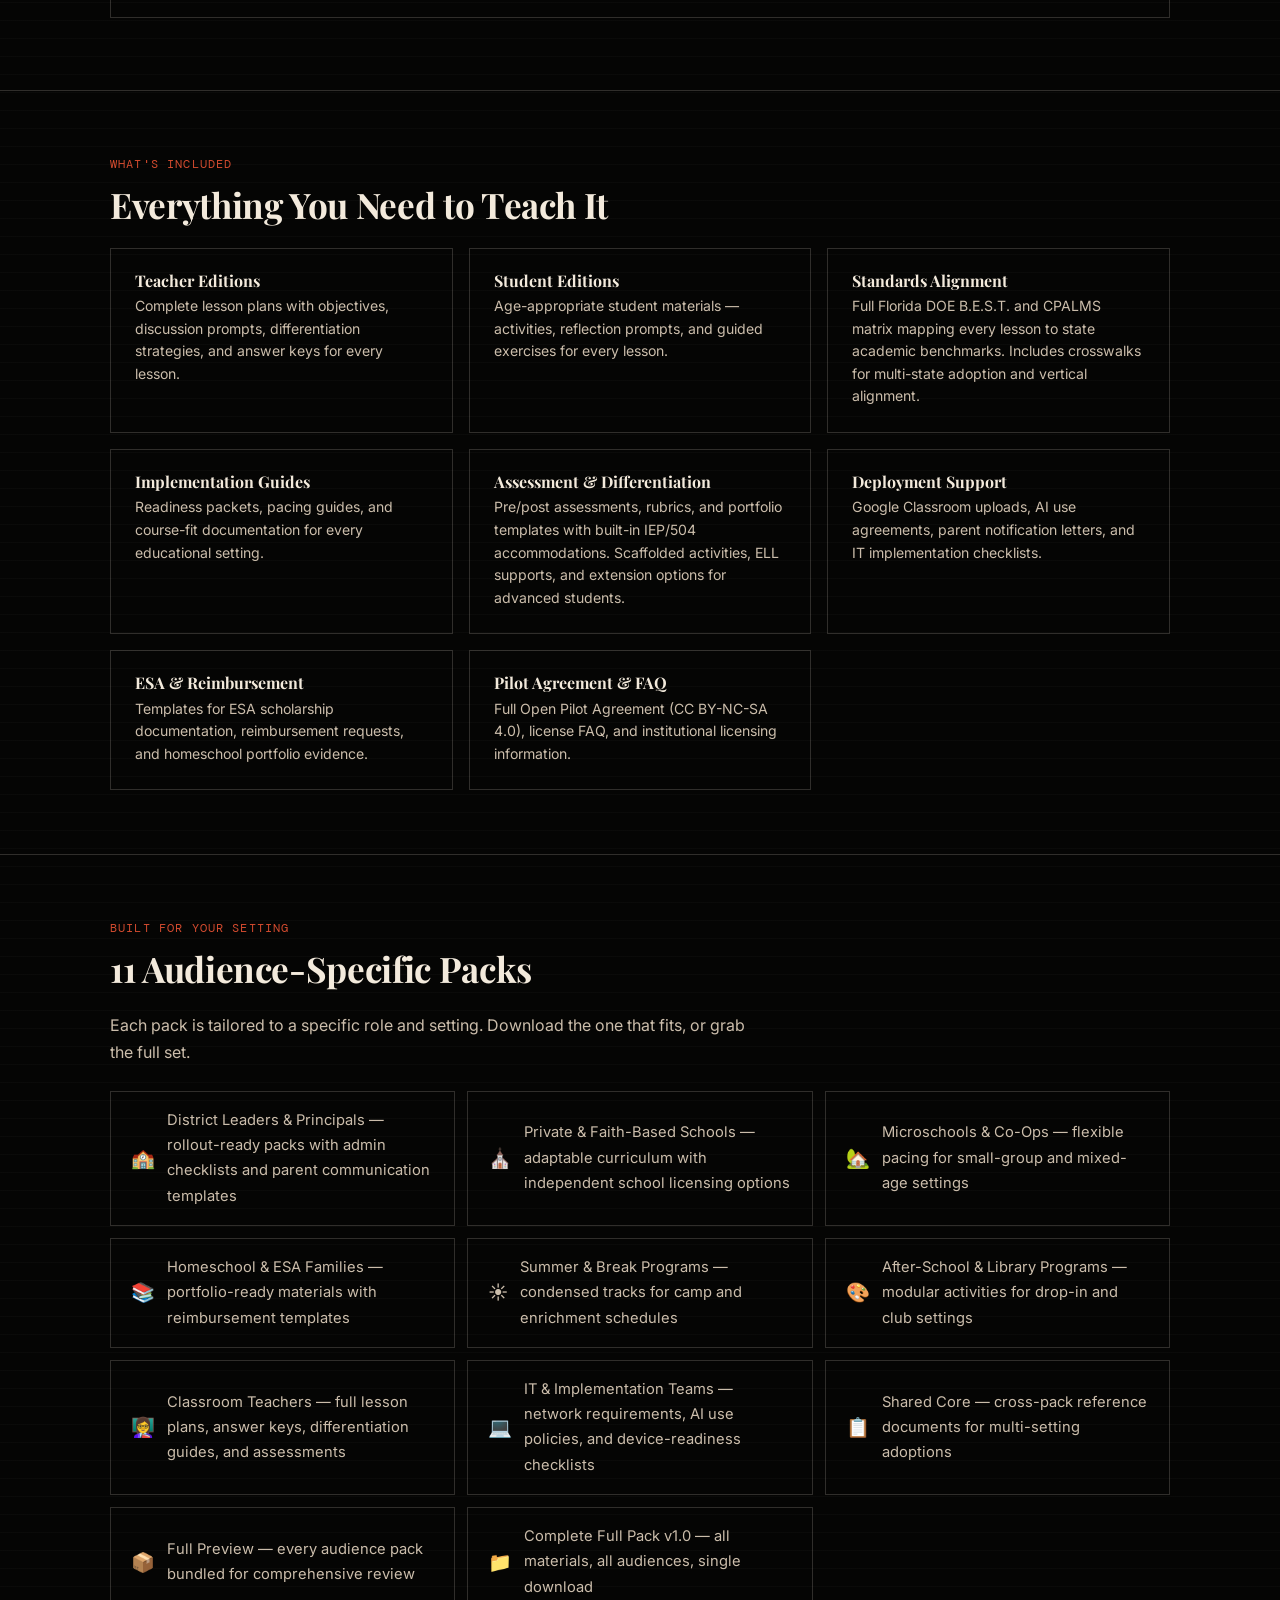
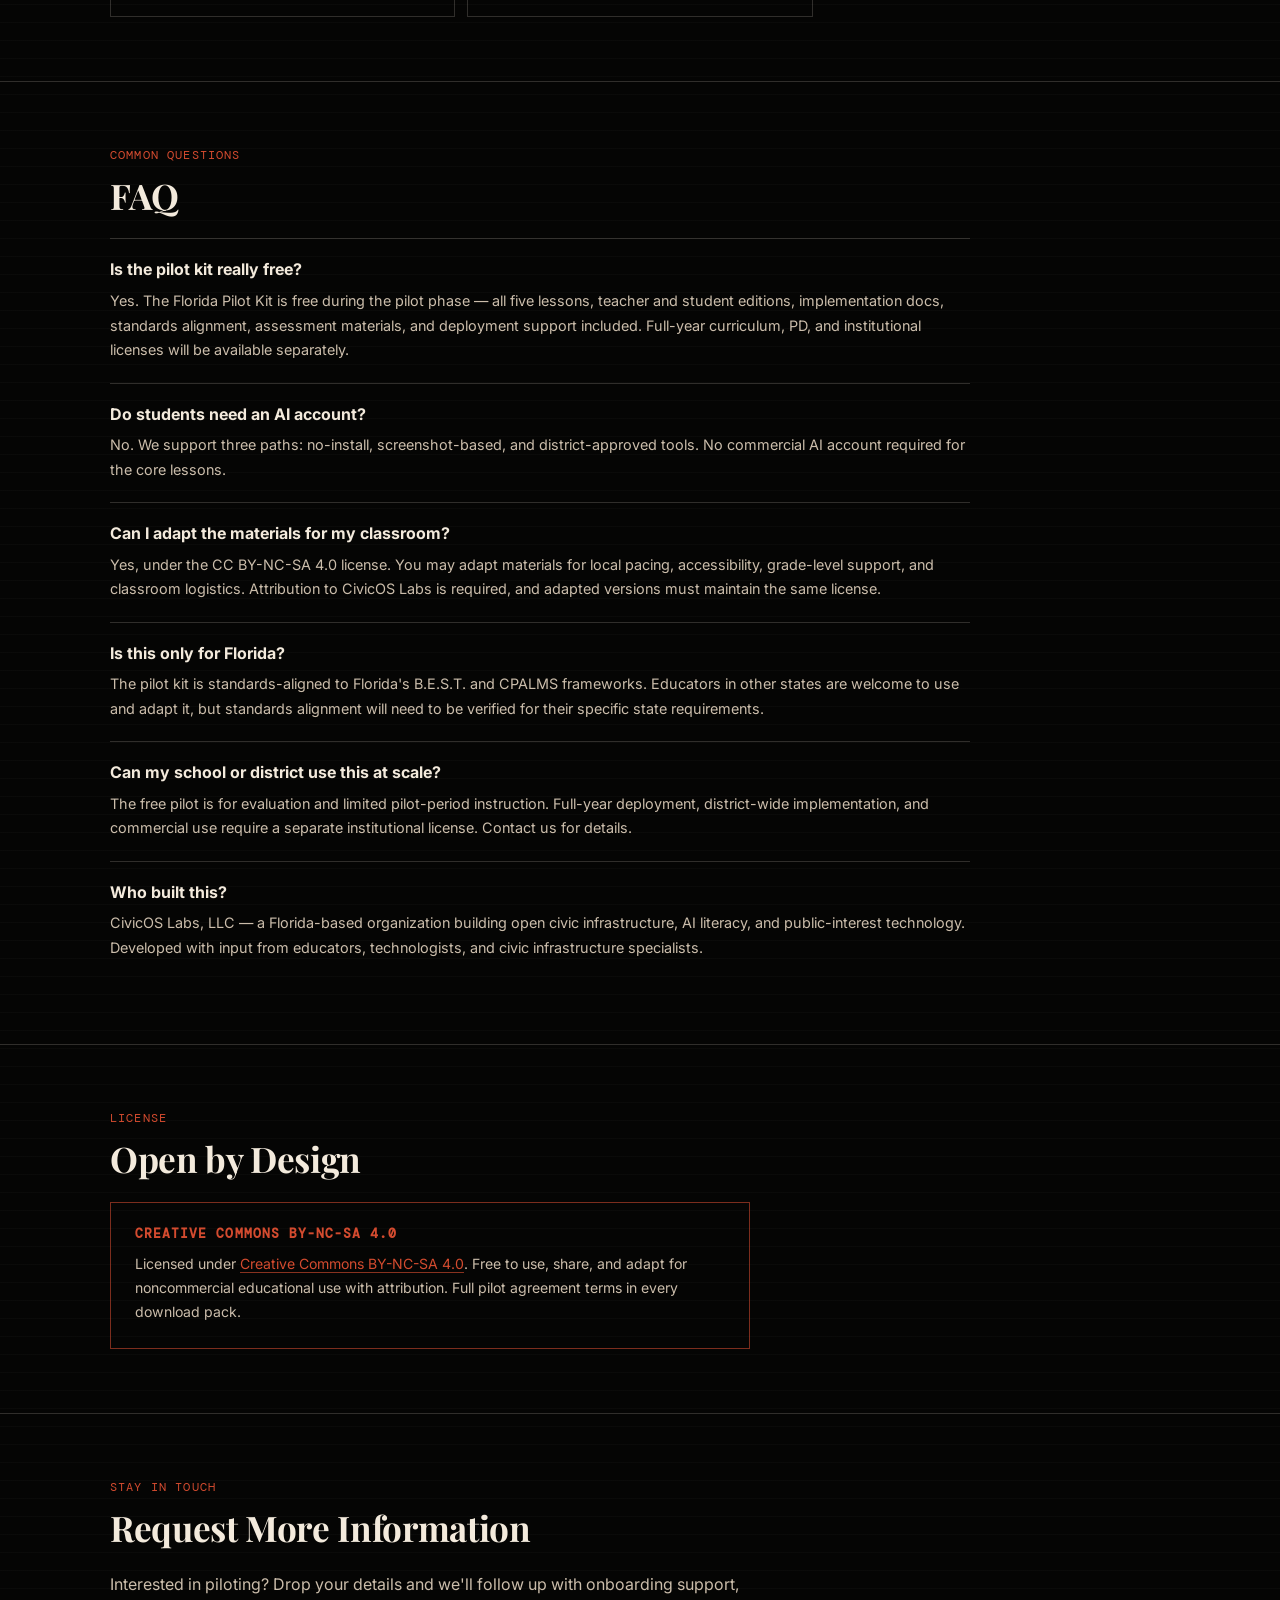
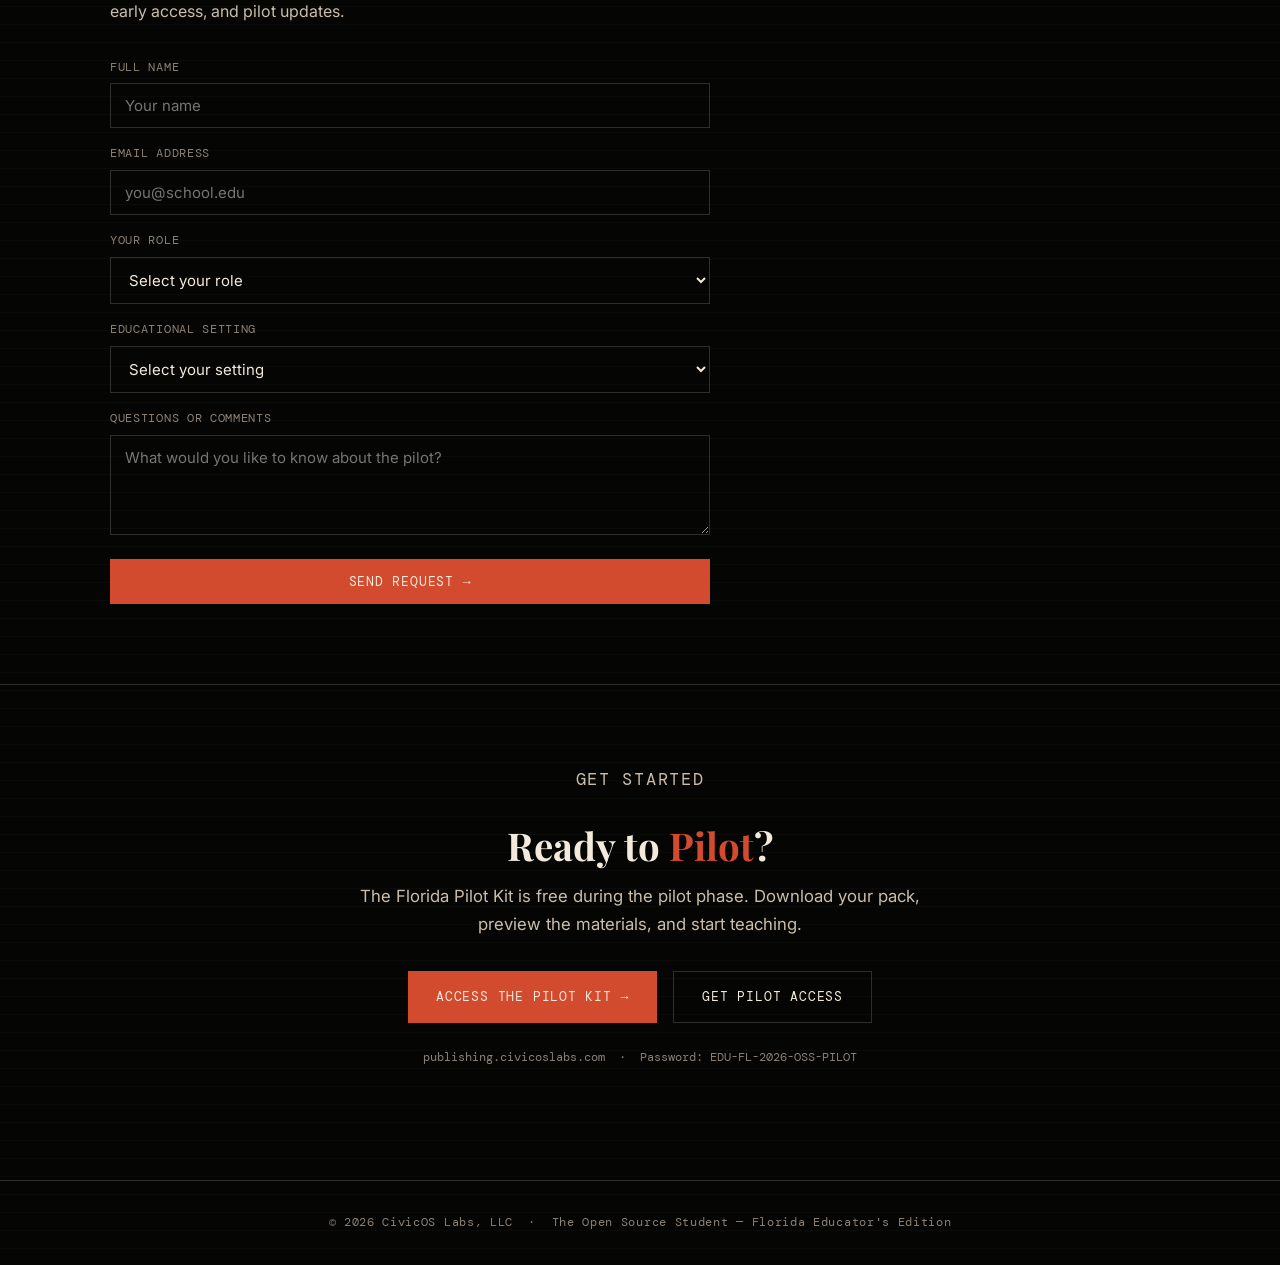
<file: open-source-student/index.html>
<!DOCTYPE html>
<html lang="en">
<head>
    <meta charset="UTF-8">
    <meta name="viewport" content="width=device-width, initial-scale=1.0">
    <title>The Open Source Student — Florida Educator's Edition | CivicOS Labs</title>
    <meta name="description" content="Free 5-lesson AI literacy curriculum for Florida middle schools. Standards-aligned, CC BY-NC-SA 4.0. Built by CivicOS Labs.">
    <link rel="canonical" href="https://civicoslabs.com/open-source-student/">
    <meta property="og:type" content="website">
    <meta property="og:site_name" content="CivicOS Labs">
    <meta property="og:title" content="The Open Source Student — Florida Educator's Edition">
    <meta property="og:description" content="Free 5-lesson AI literacy curriculum for Florida middle schools. Standards-aligned, CC licensed. Built for real classrooms.">
    <meta property="og:url" content="https://civicoslabs.com/open-source-student/">
    <meta property="og:image" content="https://civicoslabs.com/open-source-student/og-image.png">
    <meta name="twitter:card" content="summary_large_image">
    <meta name="twitter:title" content="The Open Source Student — Florida Educator's Edition">
    <meta name="twitter:description" content="Free 5-lesson AI literacy curriculum for Florida middle schools. Standards-aligned, CC licensed.">
    <link rel="icon" href="/favicon.svg" type="image/svg+xml">
    <link rel="preconnect" href="https://fonts.googleapis.com">
    <link rel="preconnect" href="https://fonts.gstatic.com" crossorigin>
    <link href="https://fonts.googleapis.com/css2?family=DM+Mono:wght@400;500&family=Inter:wght@300;400;500;600;700;800&family=Playfair+Display:wght@500;600;700;800&display=swap" rel="stylesheet">
    <link rel="stylesheet" href="/style.css">
    <style>
        /* Page-specific overrides */
        .hero-oss {
            padding: 80px 0 60px;
            border-bottom: 1px solid var(--line);
        }
        .hero-oss h1 {
            font-size: clamp(2.4rem, 5vw, 3.6rem);
            margin-bottom: 12px;
            letter-spacing: -0.02em;
        }
        .hero-oss h1 span { color: var(--ember); }
        .hero-oss .subtitle {
            font-family: var(--mono);
            font-size: .85rem;
            color: var(--ash);
            letter-spacing: .06em;
            margin-bottom: 24px;
        }
        .hero-oss .tagline {
            font-size: 1.2rem;
            color: var(--paper-dim);
            max-width: 640px;
            line-height: 1.7;
            margin-bottom: 32px;
        }
        .badge-row {
            display: flex;
            flex-wrap: wrap;
            gap: 10px;
            margin-bottom: 36px;
        }
        .badge {
            font-family: var(--mono);
            font-size: .72rem;
            letter-spacing: .08em;
            text-transform: uppercase;
            padding: 6px 14px;
            border: 1px solid var(--line);
            border-radius: 2px;
            color: var(--paper-dim);
        }
        .badge.ember { border-color: var(--line-strong); color: var(--ember); }
        .btn-group-oss {
            display: flex;
            gap: 16px;
            flex-wrap: wrap;
        }
        .btn-primary {
            display: inline-flex;
            align-items: center;
            gap: 8px;
            padding: 14px 28px;
            background: var(--ember);
            color: var(--paper);
            font-family: var(--mono);
            font-size: .82rem;
            letter-spacing: .06em;
            text-transform: uppercase;
            text-decoration: none;
            border: none;
            cursor: pointer;
            transition: background .2s;
        }
        .btn-primary:hover { background: var(--ember-deep); color: var(--paper); }
        .btn-secondary {
            display: inline-flex;
            align-items: center;
            gap: 8px;
            padding: 14px 28px;
            background: transparent;
            color: var(--paper);
            font-family: var(--mono);
            font-size: .82rem;
            letter-spacing: .06em;
            text-transform: uppercase;
            text-decoration: none;
            border: 1px solid var(--line);
            cursor: pointer;
            transition: border-color .2s;
        }
        .btn-secondary:hover { border-color: var(--ember); color: var(--paper); }

        .section {
            padding: 64px 0;
            border-bottom: 1px solid var(--line);
        }
        .section-label {
            font-family: var(--mono);
            font-size: .72rem;
            letter-spacing: .1em;
            text-transform: uppercase;
            color: var(--ember);
            margin-bottom: 12px;
        }
        .section h2 {
            font-size: clamp(1.6rem, 3vw, 2.2rem);
            margin-bottom: 24px;
            letter-spacing: -0.01em;
        }

        /* Stats row */
        .stats-row {
            display: grid;
            grid-template-columns: repeat(auto-fit, minmax(180px, 1fr));
            gap: 24px;
            margin: 32px 0;
        }
        .stat {
            padding: 24px;
            border: 1px solid var(--line);
        }
        .stat-number {
            font-family: var(--serif);
            font-size: 2.4rem;
            font-weight: 700;
            color: var(--ember);
            line-height: 1;
            margin-bottom: 6px;
        }
        .stat-label {
            font-size: .78rem;
            color: var(--ash);
            letter-spacing: .08em;
        }

        /* What's included */
        .materials-grid {
            display: grid;
            grid-template-columns: repeat(auto-fit, minmax(280px, 1fr));
            gap: 16px;
            margin-top: 24px;
        }
        .material-card {
            padding: 24px;
            border: 1px solid var(--line);
            transition: border-color .2s;
        }
        .material-card:hover { border-color: var(--line-strong); }
        .material-card h3 {
            font-size: 1rem;
            margin-bottom: 6px;
            font-family: var(--serif);
        }
        .material-card p {
            font-size: .88rem;
            color: var(--paper-dim);
            line-height: 1.6;
        }

        /* Audience packs */
        .audience-grid {
            display: grid;
            grid-template-columns: repeat(auto-fit, minmax(300px, 1fr));
            gap: 12px;
            margin-top: 24px;
        }
        .audience-item {
            padding: 16px 20px;
            border: 1px solid var(--line);
            display: flex;
            align-items: center;
            gap: 12px;
        }
        .audience-item .icon {
            font-size: 1.2rem;
            flex-shrink: 0;
        }
        .audience-item span {
            font-size: .92rem;
            color: var(--paper-dim);
        }

        /* Lessons */
        .lessons-list {
            margin-top: 24px;
        }
        .lesson-item {
            padding: 20px 24px;
            border: 1px solid var(--line);
            margin-bottom: 8px;
            display: grid;
            grid-template-columns: 48px 1fr;
            gap: 16px;
            align-items: start;
        }
        .lesson-num {
            font-family: var(--serif);
            font-size: 1.8rem;
            font-weight: 700;
            color: var(--ember);
            line-height: 1;
        }
        .lesson-item h3 {
            font-size: 1rem;
            margin-bottom: 4px;
        }
        .lesson-item p {
            font-size: .85rem;
            color: var(--ash);
            line-height: 1.5;
        }

        /* FAQ */
        .faq-list {
            margin-top: 24px;
        }
        .faq-item {
            padding: 20px 0;
            border-bottom: 1px solid var(--line);
        }
        .faq-item:last-child { border-bottom: none; }
        .faq-item h3 {
            font-size: 1rem;
            margin-bottom: 8px;
            color: var(--paper);
        }
        .faq-item p {
            font-size: .9rem;
            color: var(--paper-dim);
            line-height: 1.7;
        }

        /* CTA */
        .cta-section {
            padding: 80px 0;
            text-align: center;
        }
        .cta-section h2 {
            font-size: clamp(1.8rem, 3vw, 2.6rem);
            margin-bottom: 16px;
        }
        .cta-section h2 span { color: var(--ember); }
        .cta-section p {
            font-size: 1.05rem;
            color: var(--paper-dim);
            max-width: 560px;
            margin: 0 auto 32px;
            line-height: 1.7;
        }

        /* License box */
        .license-box {
            padding: 24px;
            border: 1px solid var(--line-strong);
            margin-top: 24px;
            max-width: 640px;
        }
        .license-box h3 {
            font-family: var(--mono);
            font-size: .82rem;
            letter-spacing: .08em;
            text-transform: uppercase;
            color: var(--ember);
            margin-bottom: 12px;
        }
        .license-box p {
            font-size: .88rem;
            color: var(--paper-dim);
            line-height: 1.7;
        }
        .license-box a { color: var(--ember); }
    </style>
</head>
<body>

<nav>
    <div class="nav-inner">
        <a href="/" class="logo" aria-label="CivicOS Labs home">CL</a>
        <div class="nav-links">
            <a href="/">Home</a>
            <a href="/open-source-student/" style="color:var(--ember)">Open Source Student</a>
            <a href="/ebook/">Ebook</a>
            <a href="/publishing/">Publishing</a>
            <a href="/governance/">Governance</a>
            <a href="mailto:info@civicoslabs.com?subject=CivicOS%20Labs%20inquiry">Contact</a>
        </div>
    </div>
</nav>

<main>
    <!-- Hero -->
    <section class="hero-oss">
        <div class="container">
            <p class="eyebrow">CivicOS Labs / Florida Pilot Kit v1.0 / 2026</p>
            <h1>The <span>Open Source</span> Student</h1>
            <p class="subtitle">Florida Educator's Edition — Grades 6–8</p>
            <p class="tagline">
                A free, 5-lesson AI literacy curriculum for Florida classrooms. Standards-aligned. Privacy-first. Ready to teach — no AI account required.
            </p>
            <div class="badge-row">
                <span class="badge ember">Free Pilot</span>
                <span class="badge">CC BY-NC-SA 4.0</span>
                <span class="badge">B.E.S.T. & CPALMS Aligned</span>
                <span class="badge">5 Lessons</span>
                <span class="badge">Grades 6–8</span>
            </div>
            <div class="btn-group-oss">
                <a href="https://publishing.civicoslabs.com" class="btn-primary" target="_blank" rel="noopener">Access the Pilot Kit →</a>
                <a href="#audiences" class="btn-secondary">See Audience Packs</a>
            </div>
        </div>
    </section>

    <!-- Stats -->
    <section class="section">
        <div class="container">
            <p class="section-label">At a Glance</p>
            <div class="stats-row">
                <div class="stat">
                    <div class="stat-number">5</div>
                    <div class="stat-label">Lesson Plans</div>
                </div>
                <div class="stat">
                    <div class="stat-number">65</div>
                    <div class="stat-label">Files Included</div>
                </div>
                <div class="stat">
                    <div class="stat-number">11</div>
                    <div class="stat-label">Audience Packs</div>
                </div>
                <div class="stat">
                    <div class="stat-number">$0</div>
                    <div class="stat-label">During Pilot</div>
                </div>
            </div>
        </div>
    </section>

    <!-- Lessons -->
    <section class="section">
        <div class="container">
            <p class="section-label">What Students Learn</p>
            <h2>Five Lessons. Real Skills.</h2>
            <p style="max-width:640px;margin-bottom:24px;color:var(--paper-dim)">Five lessons that stack — from first principles to civic action. Built for real classrooms with differentiated support built in.</p>
            <div class="lessons-list">
                <div class="lesson-item">
                    <div class="lesson-num">01</div>
                    <div>
                        <h3>What Is AI?</h3>
                        <p>What AI is, how it differs from human intelligence, and where students already encounter it — before they even walk into class.</p>
                    </div>
                </div>
                <div class="lesson-item">
                    <div class="lesson-num">02</div>
                    <div>
                        <h3>How Does AI Learn?</h3>
                        <p>Training data, pattern recognition, and why garbage data means garbage results. Hands-on activities throughout.</p>
                    </div>
                </div>
                <div class="lesson-item">
                    <div class="lesson-num">03</div>
                    <div>
                        <h3>AI in Your Community</h3>
                        <p>From traffic systems to school rankings — who benefits from AI and who gets left behind.</p>
                    </div>
                </div>
                <div class="lesson-item">
                    <div class="lesson-num">04</div>
                    <div>
                        <h3>Can AI Be Fair?</h3>
                        <p>Bias, transparency, and accountability. Students learn to ask: who built this, whose interests does it serve, and who decides what's fair?</p>
                    </div>
                </div>
                <div class="lesson-item">
                    <div class="lesson-num">05</div>
                    <div>
                        <h3>Your Voice, Your Future</h3>
                        <p>The capstone. Students move from understanding to action — as citizens, voters, and architects of the AI-enabled world.</p>
                    </div>
                </div>
            </div>
        </div>
    </section>

    <!-- What's Included -->
    <section class="section">
        <div class="container">
            <p class="section-label">What's Included</p>
            <h2>Everything You Need to Teach It</h2>
            <div class="materials-grid">
                <div class="material-card">
                    <h3>Teacher Editions</h3>
                    <p>Complete lesson plans with objectives, discussion prompts, differentiation strategies, and answer keys for every lesson.</p>
                </div>
                <div class="material-card">
                    <h3>Student Editions</h3>
                    <p>Age-appropriate student materials — activities, reflection prompts, and guided exercises for every lesson.</p>
                </div>
                <div class="material-card">
                    <h3>Standards Alignment</h3>
                    <p>Full Florida DOE B.E.S.T. and CPALMS matrix mapping every lesson to state academic benchmarks. Includes crosswalks for multi-state adoption and vertical alignment.</p>
                </div>
                <div class="material-card">
                    <h3>Implementation Guides</h3>
                    <p>Readiness packets, pacing guides, and course-fit documentation for every educational setting.</p>
                </div>
                <div class="material-card">
                    <h3>Assessment &amp; Differentiation</h3>
                    <p>Pre/post assessments, rubrics, and portfolio templates with built-in IEP/504 accommodations. Scaffolded activities, ELL supports, and extension options for advanced students.</p>
                </div>
                <div class="material-card">
                    <h3>Deployment Support</h3>
                    <p>Google Classroom uploads, AI use agreements, parent notification letters, and IT implementation checklists.</p>
                </div>
                <div class="material-card">
                    <h3>ESA &amp; Reimbursement</h3>
                    <p>Templates for ESA scholarship documentation, reimbursement requests, and homeschool portfolio evidence.</p>
                </div>
                <div class="material-card">
                    <h3>Pilot Agreement &amp; FAQ</h3>
                    <p>Full Open Pilot Agreement (CC BY-NC-SA 4.0), license FAQ, and institutional licensing information.</p>
                </div>
            </div>
        </div>
    </section>

    <!-- Audience Packs -->
    <section class="section" id="audiences">
        <div class="container">
            <p class="section-label">Built for Your Setting</p>
            <h2>11 Audience-Specific Packs</h2>
            <p style="max-width:640px;margin-bottom:24px;color:var(--paper-dim)">Each pack is tailored to a specific role and setting. Download the one that fits, or grab the full set.</p>
            <div class="audience-grid">
                <div class="audience-item"><span class="icon">🏫</span><span>District Leaders & Principals — rollout-ready packs with admin checklists and parent communication templates</span></div>
                <div class="audience-item"><span class="icon">⛪</span><span>Private & Faith-Based Schools — adaptable curriculum with independent school licensing options</span></div>
                <div class="audience-item"><span class="icon">🏡</span><span>Microschools & Co-Ops — flexible pacing for small-group and mixed-age settings</span></div>
                <div class="audience-item"><span class="icon">📚</span><span>Homeschool & ESA Families — portfolio-ready materials with reimbursement templates</span></div>
                <div class="audience-item"><span class="icon">☀️</span><span>Summer & Break Programs — condensed tracks for camp and enrichment schedules</span></div>
                <div class="audience-item"><span class="icon">🎨</span><span>After-School & Library Programs — modular activities for drop-in and club settings</span></div>
                <div class="audience-item"><span class="icon">👩‍🏫</span><span>Classroom Teachers — full lesson plans, answer keys, differentiation guides, and assessments</span></div>
                <div class="audience-item"><span class="icon">💻</span><span>IT & Implementation Teams — network requirements, AI use policies, and device-readiness checklists</span></div>
                <div class="audience-item"><span class="icon">📋</span><span>Shared Core — cross-pack reference documents for multi-setting adoptions</span></div>
                <div class="audience-item"><span class="icon">📦</span><span>Full Preview — every audience pack bundled for comprehensive review</span></div>
                <div class="audience-item"><span class="icon">📁</span><span>Complete Full Pack v1.0 — all materials, all audiences, single download</span></div>
            </div>
        </div>
    </section>

    <!-- FAQ -->
    <section class="section">
        <div class="container">
            <p class="section-label">Common Questions</p>
            <h2>FAQ</h2>
            <div class="faq-list">
                <div class="faq-item">
                    <h3>Is the pilot kit really free?</h3>
                    <p>Yes. The Florida Pilot Kit is free during the pilot phase — all five lessons, teacher and student editions, implementation docs, standards alignment, assessment materials, and deployment support included. Full-year curriculum, PD, and institutional licenses will be available separately.</p>
                </div>
                <div class="faq-item">
                    <h3>Do students need an AI account?</h3>
                    <p>No. We support three paths: no-install, screenshot-based, and district-approved tools. No commercial AI account required for the core lessons.</p>
                </div>
                <div class="faq-item">
                    <h3>Can I adapt the materials for my classroom?</h3>
                    <p>Yes, under the CC BY-NC-SA 4.0 license. You may adapt materials for local pacing, accessibility, grade-level support, and classroom logistics. Attribution to CivicOS Labs is required, and adapted versions must maintain the same license.</p>
                </div>
                <div class="faq-item">
                    <h3>Is this only for Florida?</h3>
                    <p>The pilot kit is standards-aligned to Florida's B.E.S.T. and CPALMS frameworks. Educators in other states are welcome to use and adapt it, but standards alignment will need to be verified for their specific state requirements.</p>
                </div>
                <div class="faq-item">
                    <h3>Can my school or district use this at scale?</h3>
                    <p>The free pilot is for evaluation and limited pilot-period instruction. Full-year deployment, district-wide implementation, and commercial use require a separate institutional license. Contact us for details.</p>
                </div>
                <div class="faq-item">
                    <h3>Who built this?</h3>
                    <p>CivicOS Labs, LLC — a Florida-based organization building open civic infrastructure, AI literacy, and public-interest technology. Developed with input from educators, technologists, and civic infrastructure specialists.</p>
                </div>
            </div>
        </div>
    </section>

    <!-- License -->
    <section class="section">
        <div class="container">
            <p class="section-label">License</p>
            <h2>Open by Design</h2>
            <div class="license-box">
                <h3>Creative Commons BY-NC-SA 4.0</h3>
                <p>Licensed under <a href="https://creativecommons.org/licenses/by-nc-sa/4.0/" target="_blank" rel="noopener">Creative Commons BY-NC-SA 4.0</a>. Free to use, share, and adapt for noncommercial educational use with attribution. Full pilot agreement terms in every download pack.</p>
            </div>
        </div>
    </section>

    <!-- Request Info Form -->
    <section class="section" id="request-info">
        <div class="container">
            <p class="section-label">Stay in touch</p>
            <h2>Request More Information</h2>
            <p style="max-width:640px;margin-bottom:32px;color:var(--paper-dim)">Interested in piloting? Drop your details and we'll follow up with onboarding support, early access, and pilot updates.</p>
            <div style="max-width:600px">
                <form id="pilot-form" action="https://formspree.io/f/xaqlrnbj" method="POST">
                    <div style="margin-bottom:16px">
                        <label style="display:block;font-family:var(--mono);font-size:.72rem;color:var(--ash);letter-spacing:.06em;text-transform:uppercase;margin-bottom:6px">Full name</label>
                        <input type="text" name="name" placeholder="Your name" required style="width:100%;background:transparent;border:1px solid var(--line);padding:12px 14px;color:var(--paper);font-family:var(--sans);font-size:15px;outline:none;transition:border-color .2s" onfocus="this.style.borderColor='var(--line-strong)'" onblur="this.style.borderColor=''">
                    </div>
                    <div style="margin-bottom:16px">
                        <label style="display:block;font-family:var(--mono);font-size:.72rem;color:var(--ash);letter-spacing:.06em;text-transform:uppercase;margin-bottom:6px">Email address</label>
                        <input type="email" name="email" placeholder="you@school.edu" required style="width:100%;background:transparent;border:1px solid var(--line);padding:12px 14px;color:var(--paper);font-family:var(--sans);font-size:15px;outline:none;transition:border-color .2s" onfocus="this.style.borderColor='var(--line-strong)'" onblur="this.style.borderColor=''">
                    </div>
                    <div style="margin-bottom:16px">
                        <label style="display:block;font-family:var(--mono);font-size:.72rem;color:var(--ash);letter-spacing:.06em;text-transform:uppercase;margin-bottom:6px">Your role</label>
                        <select name="role" style="width:100%;background:transparent;border:1px solid var(--line);padding:12px 14px;color:var(--paper);font-family:var(--sans);font-size:15px;outline:none;transition:border-color .2s">
                            <option value="" selected disabled style="background:var(--black);color:var(--paper)">Select your role</option>
                            <option value="teacher" style="background:var(--black);color:var(--paper)">Teacher / Facilitator</option>
                            <option value="principal" style="background:var(--black);color:var(--paper)">Principal / Administrator</option>
                            <option value="homeschool" style="background:var(--black);color:var(--paper)">Homeschool Parent</option>
                            <option value="microschool" style="background:var(--black);color:var(--paper)">Microschool / Co-op Leader</option>
                            <option value="district" style="background:var(--black);color:var(--paper)">District Administrator</option>
                            <option value="other" style="background:var(--black);color:var(--paper)">Other</option>
                        </select>
                    </div>
                    <div style="margin-bottom:16px">
                        <label style="display:block;font-family:var(--mono);font-size:.72rem;color:var(--ash);letter-spacing:.06em;text-transform:uppercase;margin-bottom:6px">Educational setting</label>
                        <select name="setting" style="width:100%;background:transparent;border:1px solid var(--line);padding:12px 14px;color:var(--paper);font-family:var(--sans);font-size:15px;outline:none;transition:border-color .2s">
                            <option value="" selected disabled style="background:var(--black);color:var(--paper)">Select your setting</option>
                            <option value="public_school" style="background:var(--black);color:var(--paper)">Public School</option>
                            <option value="private_school" style="background:var(--black);color:var(--paper)">Private School</option>
                            <option value="microschool" style="background:var(--black);color:var(--paper)">Microschool / Co-op</option>
                            <option value="homeschool" style="background:var(--black);color:var(--paper)">Homeschool / ESA</option>
                            <option value="summer_camp" style="background:var(--black);color:var(--paper)">Summer Camp</option>
                            <option value="after_school" style="background:var(--black);color:var(--paper)">After School / Library Program</option>
                            <option value="other" style="background:var(--black);color:var(--paper)">Other</option>
                        </select>
                    </div>
                    <div style="margin-bottom:16px">
                        <label style="display:block;font-family:var(--mono);font-size:.72rem;color:var(--ash);letter-spacing:.06em;text-transform:uppercase;margin-bottom:6px">Questions or comments</label>
                        <textarea name="message" placeholder="What would you like to know about the pilot?" style="width:100%;background:transparent;border:1px solid var(--line);padding:12px 14px;color:var(--paper);font-family:var(--sans);font-size:15px;outline:none;min-height:100px;resize:vertical;transition:border-color .2s"></textarea>
                    </div>
                    <div style="margin-bottom:16px">
                        <button type="submit" class="btn-primary" style="width:100%;justify-content:center">Send request →</button>
                    </div>
                </form>
                <div id="form-success" style="display:none;border:1px solid var(--line-strong);padding:36px;text-align:center">
                    <h3 style="margin-bottom:12px">Thank you</h3>
                    <p style="color:var(--paper-dim);max-width:480px;margin:0 auto">We've received your information and will be in touch with updates about the Florida Pilot Kit.</p>
                </div>
            </div>
        </div>
    </section>

    <!-- CTA -->
    <section class="cta-section">
        <div class="container">
            <p class="section-label">Get Started</p>
            <h2>Ready to <span>Pilot</span>?</h2>
            <p>The Florida Pilot Kit is free during the pilot phase. Download your pack, preview the materials, and start teaching.</p>
            <div class="btn-group-oss" style="justify-content:center">
                <a href="https://publishing.civicoslabs.com" class="btn-primary" target="_blank" rel="noopener">Access the Pilot Kit →</a>
                <a href="#request-info" class="btn-secondary">Get Pilot Access</a>
            </div>
            <p style="margin-top:24px;font-family:var(--mono);font-size:.78rem;color:var(--ash)">
                publishing.civicoslabs.com &nbsp;·&nbsp; Password: EDU-FL-2026-OSS-PILOT
            </p>
        </div>
    </section>
</main>

<footer style="padding:32px 0;border-top:1px solid var(--line);text-align:center">
    <div class="container">
        <p style="font-family:var(--mono);font-size:.72rem;color:var(--ash);letter-spacing:.06em">
            © 2026 CivicOS Labs, LLC &nbsp;·&nbsp; The Open Source Student — Florida Educator's Edition
        </p>
    </div>
</footer>

    <script>
        (function() {
            var form = document.getElementById('pilot-form');
            var success = document.getElementById('form-success');
            if (form) {
                form.addEventListener('submit', function(e) {
                    e.preventDefault();
                    var data = new FormData(form);
                    var xhr = new XMLHttpRequest();
                    xhr.open('POST', form.action, true);
                    xhr.setRequestHeader('Accept', 'application/json');
                    xhr.onreadystatechange = function() {
                        if (xhr.readyState === XMLHttpRequest.DONE) {
                            form.style.display = 'none';
                            success.style.display = 'block';
                        }
                    };
                    xhr.send(data);
                });
            }
        })();
    </script>
</body>
</html>
</file>
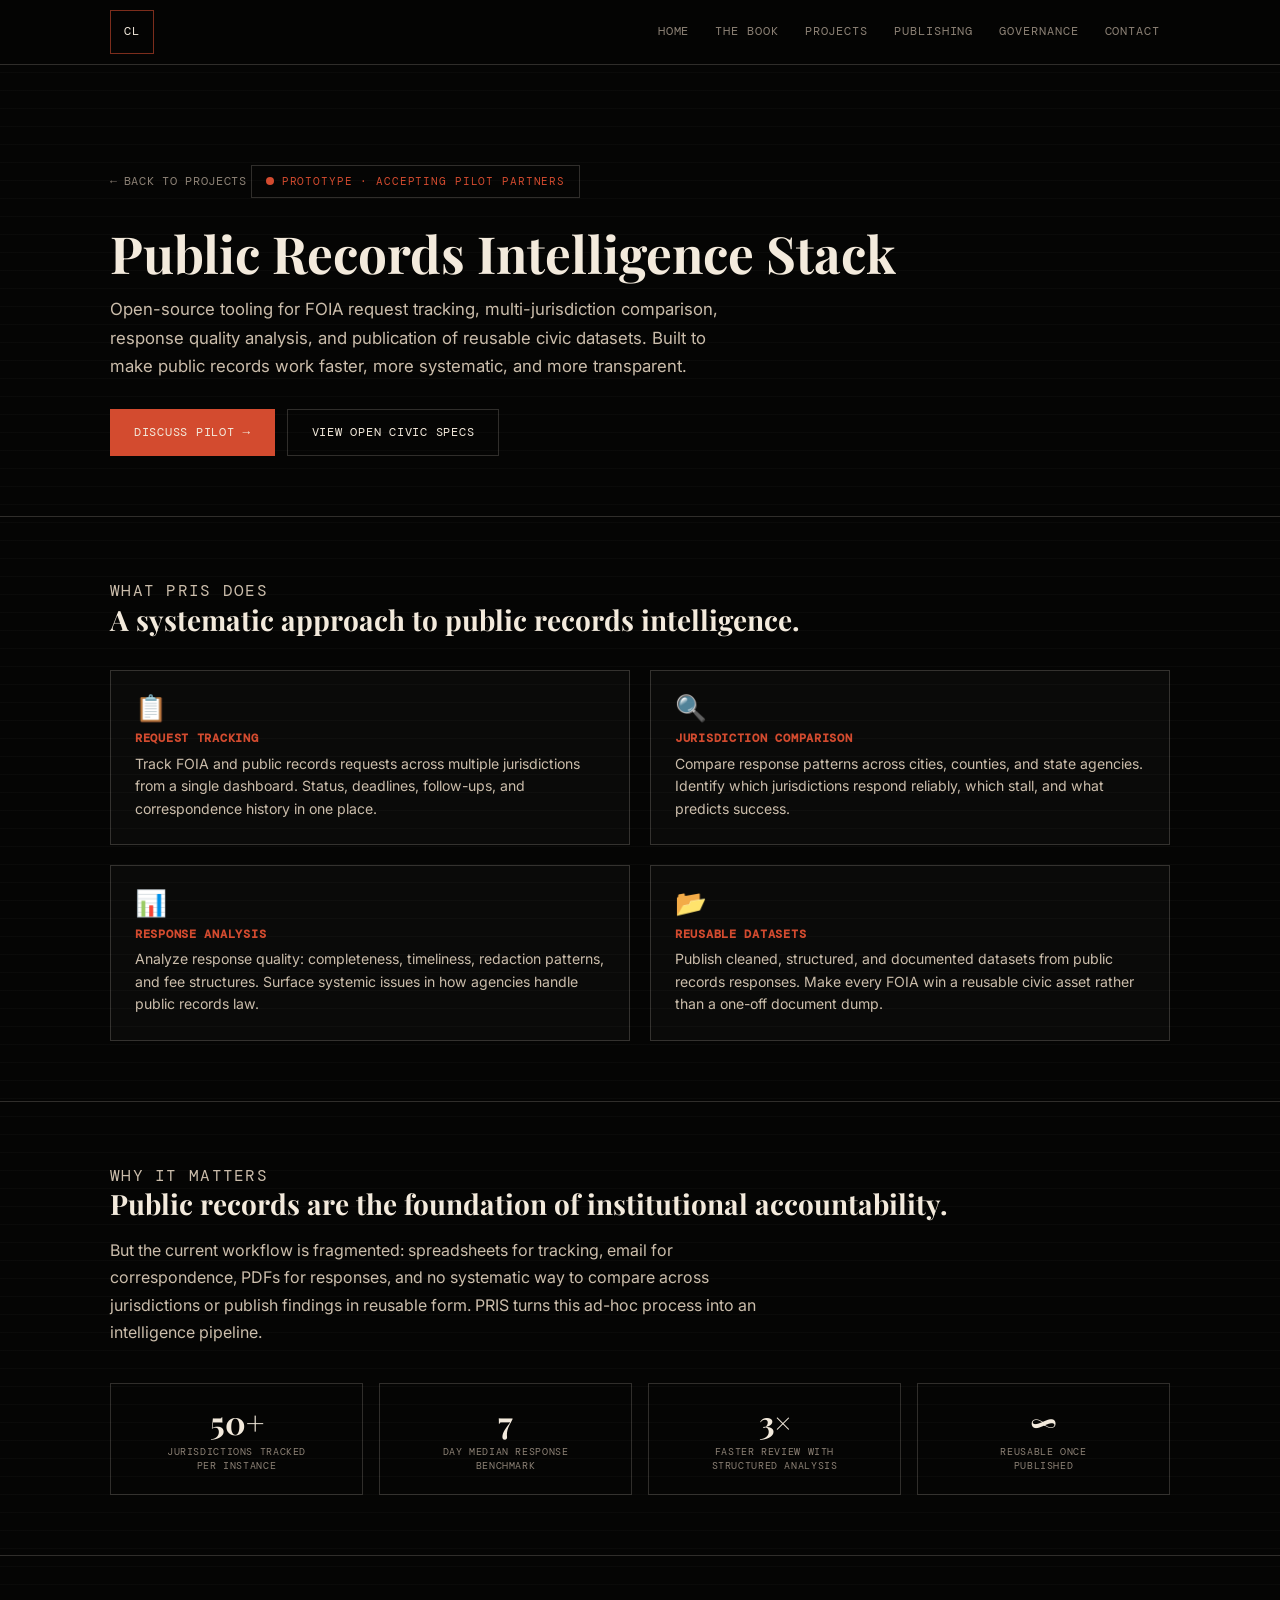
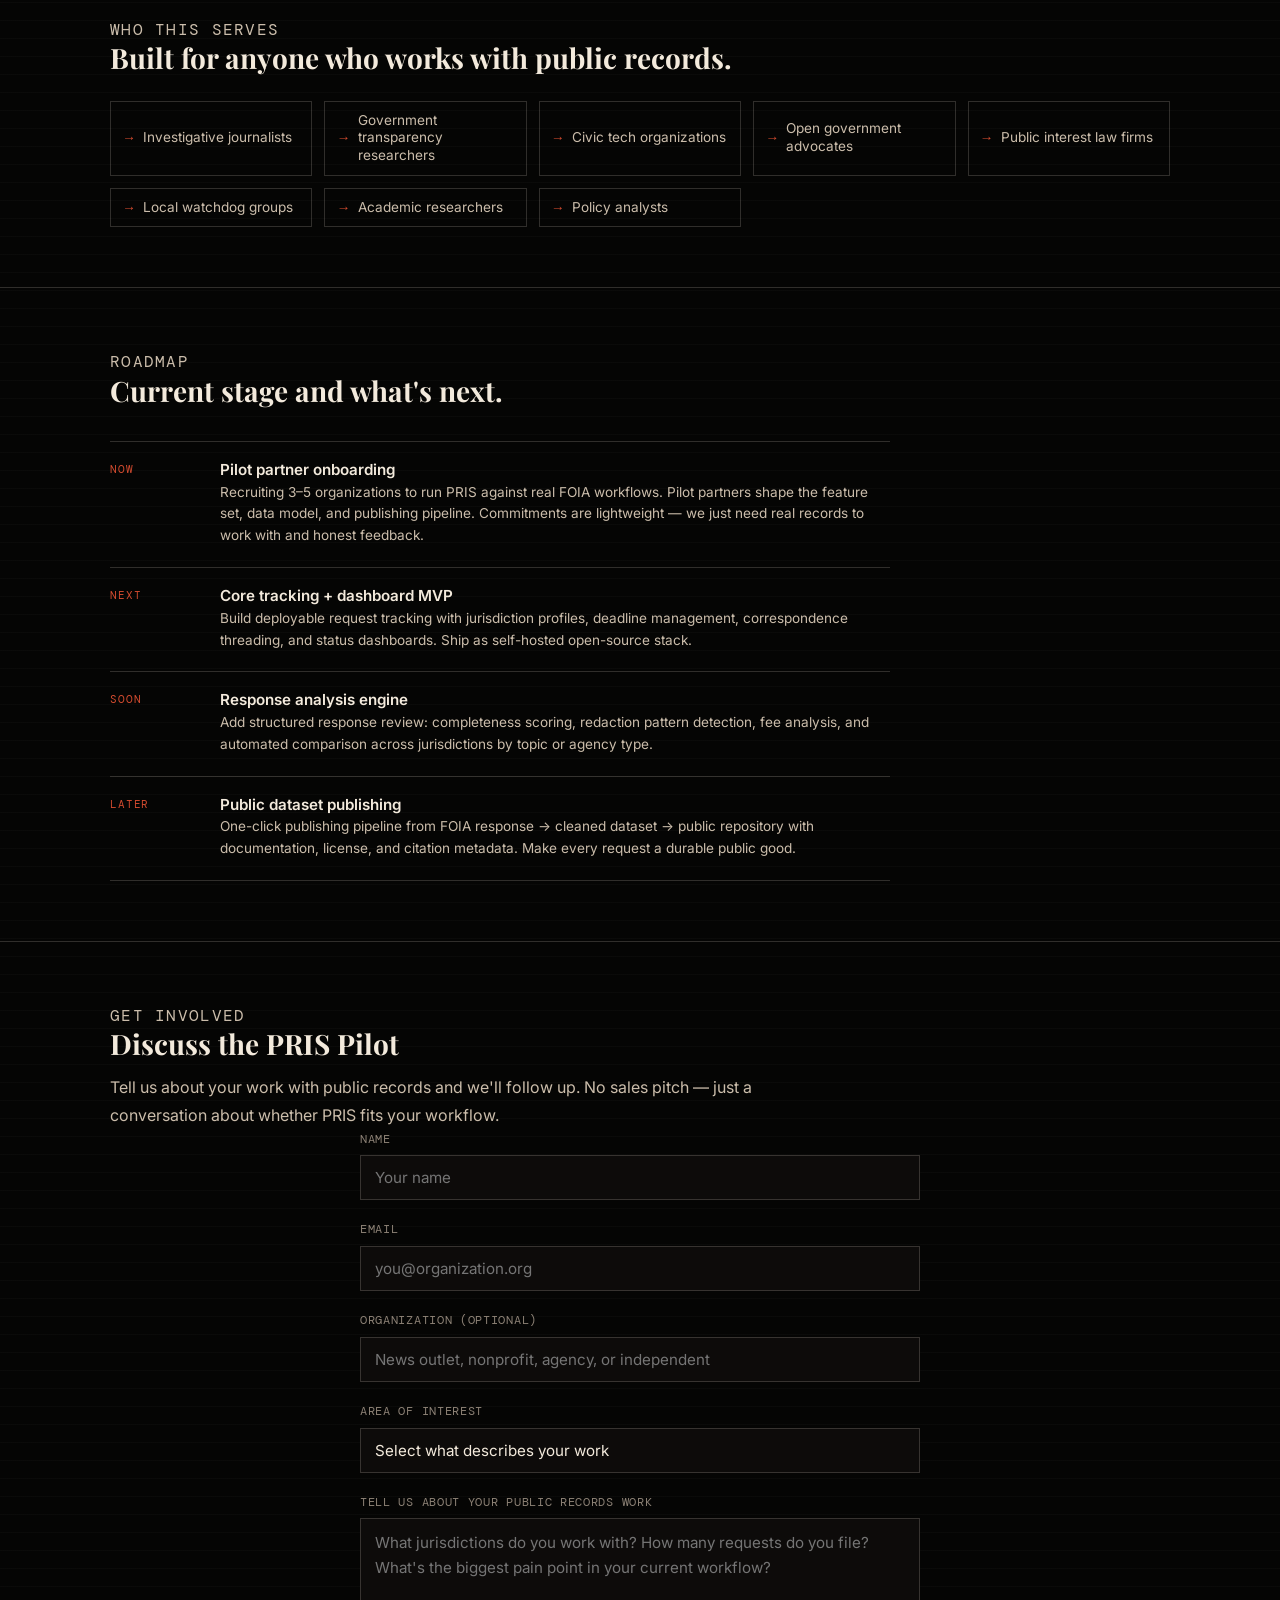
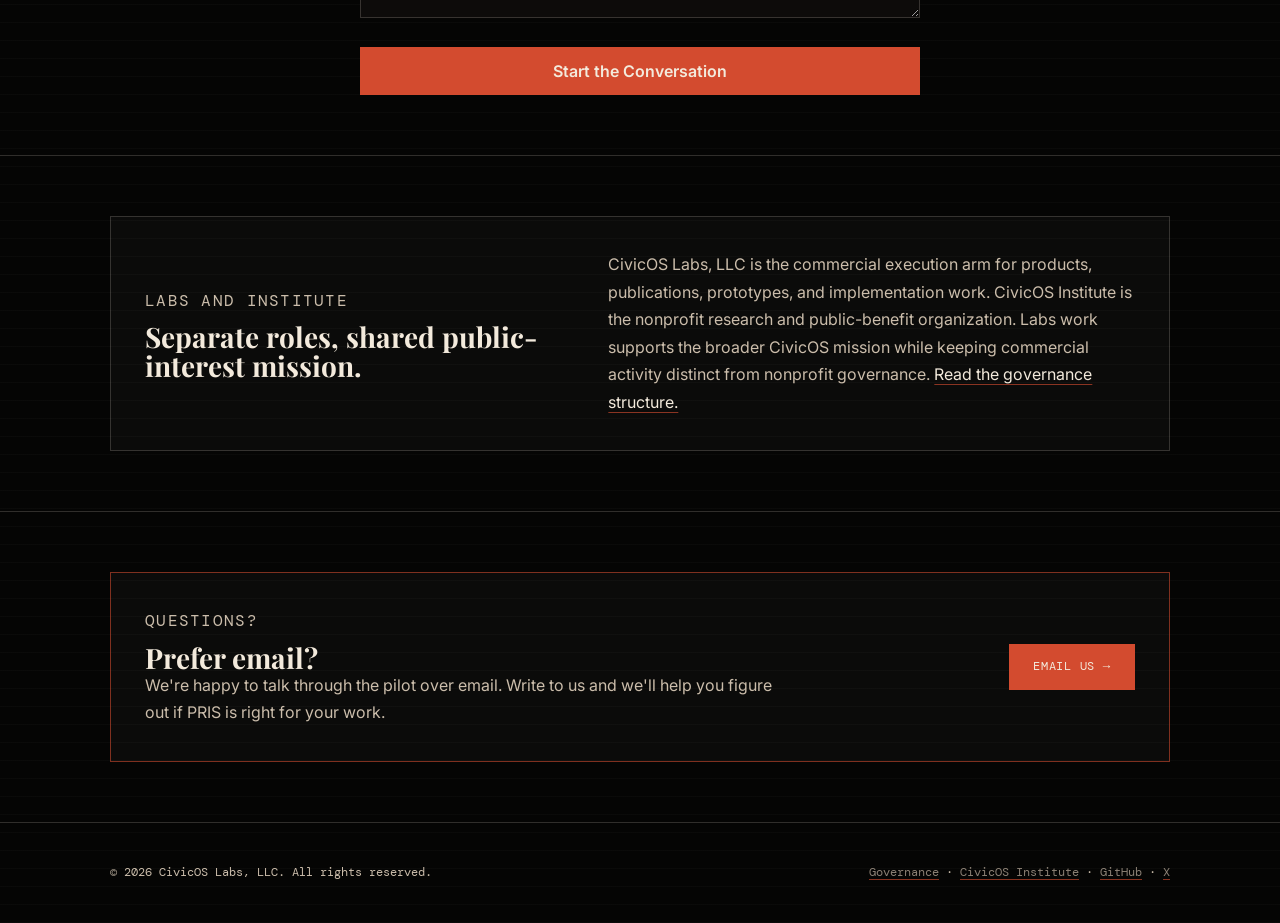
<file: pris-pilot/index.html>
<!DOCTYPE html>
<html lang="en">
<head>
    <meta charset="UTF-8">
    <meta name="viewport" content="width=device-width, initial-scale=1.0">
    <meta name="description" content="Public Records Intelligence Stack (PRIS) — Early-stage pilot for request tracking, jurisdiction comparison, response analysis, and publication of reusable civic datasets.">
    <meta name="theme-color" content="#050504">
    <link rel="canonical" href="https://civicoslabs.com/pris-pilot/">
    <meta property="og:image" content="https://civicoslabs.com/oss-pilot-preview.png">
    <meta property="og:type" content="website">
    <meta property="og:title" content="Public Records Intelligence Stack — Pilot | CivicOS Labs">
    <meta property="og:description" content="Early-stage tooling for FOIA request tracking, jurisdiction comparison, response analysis, and publication of reusable civic datasets. Join the pilot.">
    <meta property="og:url" content="https://civicoslabs.com/pris-pilot/">
    <meta property="og:site_name" content="CivicOS Labs">
    <meta name="twitter:card" content="summary_large_image">
    <meta name="twitter:title" content="Public Records Intelligence Stack — Pilot">
    <meta name="twitter:description" content="Tooling for FOIA tracking, jurisdiction comparison, response analysis, and reusable civic datasets.">
    <title>Public Records Intelligence Stack — Pilot | CivicOS Labs</title>
    <link rel="icon" href="/favicon.svg" type="image/svg+xml">
    <link rel="stylesheet" href="/style.css">
    <link rel="preconnect" href="https://fonts.googleapis.com">
    <link rel="preconnect" href="https://fonts.gstatic.com" crossorigin>
    <link href="https://fonts.googleapis.com/css2?family=DM+Mono:wght@400;500&family=Inter:wght@300;400;500;600;700;800&family=Playfair+Display:wght@500;600;700;800&display=swap" rel="stylesheet">
    <style>
        .pris-hero {
            padding: 100px 0 60px;
        }
        .pris-hero h1 {
            font-size: clamp(2rem, 5vw, 3.2rem);
            line-height: 1.15;
            margin-bottom: 12px;
        }
        .pris-hero .tagline {
            max-width: 620px;
            font-size: 1.05rem;
            line-height: 1.7;
            color: var(--paper-dim);
            margin-bottom: 28px;
        }
        .pris-hero .status-badge {
            display: inline-flex;
            align-items: center;
            gap: 8px;
            padding: 6px 14px;
            border: 1px solid var(--line);
            font-family: var(--mono);
            font-size: 0.68rem;
            letter-spacing: 0.08em;
            text-transform: uppercase;
            color: var(--ember);
            margin-bottom: 24px;
        }
        .pris-hero .status-badge::before {
            content: "";
            display: inline-block;
            width: 8px;
            height: 8px;
            background: var(--ember);
            border-radius: 50%;
            animation: pulse 2s infinite;
        }
        @keyframes pulse {
            0%, 100% { opacity: 1; }
            50% { opacity: 0.4; }
        }

        .feature-grid {
            display: grid;
            grid-template-columns: repeat(2, 1fr);
            gap: 20px;
            margin-top: 36px;
        }
        .feature-card {
            padding: 24px;
            border: 1px solid var(--line);
            background: rgba(243, 234, 220, 0.02);
            transition: border-color 0.2s;
        }
        .feature-card:hover {
            border-color: var(--line-strong);
        }
        .feature-card .feature-icon {
            font-size: 1.6rem;
            margin-bottom: 12px;
            line-height: 1;
        }
        .feature-card h3 {
            font-family: var(--mono);
            font-size: 0.75rem;
            letter-spacing: 0.06em;
            text-transform: uppercase;
            color: var(--ember);
            margin-bottom: 8px;
        }
        .feature-card p {
            font-size: 0.88rem;
            line-height: 1.6;
            color: var(--paper-dim);
        }

        .data-grid {
            display: grid;
            grid-template-columns: repeat(4, 1fr);
            gap: 16px;
            margin-top: 36px;
        }
        .data-stat {
            text-align: center;
            padding: 20px 12px;
            border: 1px solid var(--line);
        }
        .data-stat .number {
            display: block;
            font-family: var(--serif);
            font-size: 2rem;
            font-weight: 700;
            color: var(--paper);
            line-height: 1.1;
        }
        .data-stat .label {
            display: block;
            margin-top: 6px;
            font-family: var(--mono);
            font-size: 0.65rem;
            letter-spacing: 0.06em;
            text-transform: uppercase;
            color: var(--ash);
            line-height: 1.4;
        }

        .audience-grid {
            display: grid;
            grid-template-columns: repeat(auto-fill, minmax(200px, 1fr));
            gap: 12px;
            margin-top: 28px;
        }
        .audience-item {
            display: flex;
            align-items: center;
            gap: 10px;
            padding: 10px 14px;
            border: 1px solid var(--line);
            font-size: 0.85rem;
            color: var(--paper-dim);
            line-height: 1.3;
        }
        .audience-item::before {
            content: "→";
            color: var(--ember);
            font-family: var(--mono);
            flex-shrink: 0;
        }

        .roadmap-list {
            max-width: 780px;
            margin-top: 36px;
        }
        .roadmap-item {
            display: grid;
            grid-template-columns: 90px minmax(0, 1fr);
            gap: 20px;
            padding: 20px 0;
            border-bottom: 1px solid var(--line);
        }
        .roadmap-item:first-child {
            border-top: 1px solid var(--line);
        }
        .roadmap-item .phase {
            font-family: var(--mono);
            font-size: 0.68rem;
            letter-spacing: 0.08em;
            text-transform: uppercase;
            color: var(--ember);
            line-height: 1.3;
        }
        .roadmap-item h4 {
            font-family: var(--sans);
            font-size: 0.95rem;
            font-weight: 600;
            margin-bottom: 4px;
        }
        .roadmap-item p {
            font-size: 0.85rem;
            color: var(--paper-dim);
            line-height: 1.6;
        }

        .form-section {
            max-width: 560px;
            margin: 0 auto;
        }
        .form-section .eyebrow {
            margin-bottom: 12px;
        }
        .form-section h2 {
            margin-bottom: 24px;
        }
        .form-group {
            margin-bottom: 20px;
        }
        .form-group label {
            display: block;
            font-family: var(--mono);
            font-size: 0.72rem;
            letter-spacing: 0.06em;
            text-transform: uppercase;
            color: var(--ash);
            margin-bottom: 6px;
        }
        .form-group input,
        .form-group select,
        .form-group textarea {
            width: 100%;
            padding: 12px 14px;
            background: var(--black-soft);
            border: 1px solid var(--line);
            color: var(--paper);
            font-family: var(--sans);
            font-size: 0.95rem;
            outline: none;
            transition: border-color 0.2s;
            border-radius: 0;
            -webkit-appearance: none;
        }
        .form-group input:focus,
        .form-group select:focus,
        .form-group textarea:focus {
            border-color: var(--ember);
        }
        .form-group select {
            cursor: pointer;
        }
        .form-group select option {
            background: var(--black);
            color: var(--paper);
        }
        .form-group textarea {
            resize: vertical;
            min-height: 100px;
            line-height: 1.6;
        }
        .form-submit {
            width: 100%;
            padding: 14px 24px;
            background: var(--ember);
            color: var(--paper);
            border: none;
            font-family: var(--sans);
            font-size: 1rem;
            font-weight: 600;
            cursor: pointer;
            transition: background 0.2s;
            border-radius: 0;
        }
        .form-submit:hover {
            background: #b83d25;
        }
        .form-submit:disabled {
            opacity: 0.5;
            cursor: not-allowed;
        }
        .form-success {
            display: none;
            text-align: center;
            padding: 40px 20px;
        }
        .form-success h3 {
            font-size: 1.4rem;
            margin-bottom: 12px;
        }
        .form-success p {
            color: var(--paper-dim);
            line-height: 1.6;
        }
        .form-error {
            color: var(--ember);
            font-size: 0.85rem;
            margin-top: 8px;
            display: none;
        }
        .form-spinner {
            display: none;
            vertical-align: middle;
            margin-left: 8px;
        }

        .back-link {
            display: inline-flex;
            align-items: center;
            gap: 6px;
            font-family: var(--mono);
            font-size: 0.72rem;
            letter-spacing: 0.06em;
            text-transform: uppercase;
            color: var(--ash);
            text-decoration: none;
            margin-bottom: 32px;
        }
        .back-link:hover {
            color: var(--ember);
        }
        .back-link::before {
            content: "←";
        }

        @media (max-width: 860px) {
            .feature-grid {
                grid-template-columns: 1fr;
            }
            .data-grid {
                grid-template-columns: repeat(2, 1fr);
            }
            .roadmap-item {
                grid-template-columns: 1fr;
                gap: 6px;
            }
        }
        @media (max-width: 560px) {
            .data-grid {
                grid-template-columns: repeat(2, 1fr);
            }
        }
    </style>
</head>
<body>
    <nav>
        <div class="nav-inner">
            <a href="/" class="logo" aria-label="CivicOS Labs home">CL</a>
            <div class="nav-links">
                <a href="/">Home</a>
                <a href="/ebook/">The Book</a>
                <a href="/#projects">Projects</a>
                <a href="/publishing/">Publishing</a>
                <a href="/governance/">Governance</a>
                <a href="mailto:info@civicoslabs.com?subject=CivicOS%20Labs%20inquiry">Contact</a>
            </div>
        </div>
    </nav>

    <section class="pris-hero">
        <div class="container">
            <a href="/#projects" class="back-link">Back to Projects</a>
            <div class="status-badge">Prototype · Accepting Pilot Partners</div>
            <h1>Public Records Intelligence Stack</h1>
            <p class="tagline">
                Open-source tooling for FOIA request tracking, multi-jurisdiction comparison, response quality analysis, and publication of reusable civic datasets. Built to make public records work faster, more systematic, and more transparent.
            </p>
            <div class="btn-group">
                <a href="#pilot-form" class="btn btn-primary">Discuss Pilot →</a>
                <a href="https://github.com/CivicOSInstitute/open-civic-specs" class="btn btn-secondary" target="_blank" rel="noopener">View Open Civic Specs</a>
            </div>
        </div>
    </section>

    <hr class="section-divider">

    <section>
        <div class="container">
            <div class="section-head">
                <p class="section-label">What PRIS does</p>
                <h2>A systematic approach to public records intelligence.</h2>
            </div>
            <div class="feature-grid">
                <div class="feature-card">
                    <div class="feature-icon">📋</div>
                    <h3>Request Tracking</h3>
                    <p>Track FOIA and public records requests across multiple jurisdictions from a single dashboard. Status, deadlines, follow-ups, and correspondence history in one place.</p>
                </div>
                <div class="feature-card">
                    <div class="feature-icon">🔍</div>
                    <h3>Jurisdiction Comparison</h3>
                    <p>Compare response patterns across cities, counties, and state agencies. Identify which jurisdictions respond reliably, which stall, and what predicts success.</p>
                </div>
                <div class="feature-card">
                    <div class="feature-icon">📊</div>
                    <h3>Response Analysis</h3>
                    <p>Analyze response quality: completeness, timeliness, redaction patterns, and fee structures. Surface systemic issues in how agencies handle public records law.</p>
                </div>
                <div class="feature-card">
                    <div class="feature-icon">📂</div>
                    <h3>Reusable Datasets</h3>
                    <p>Publish cleaned, structured, and documented datasets from public records responses. Make every FOIA win a reusable civic asset rather than a one-off document dump.</p>
                </div>
            </div>
        </div>
    </section>

    <hr class="section-divider">

    <section>
        <div class="container">
            <div class="section-head">
                <p class="section-label">Why it matters</p>
                <h2>Public records are the foundation of institutional accountability.</h2>
                <p class="content-narrow">
                    But the current workflow is fragmented: spreadsheets for tracking, email for correspondence, PDFs for responses, and no systematic way to compare across jurisdictions or publish findings in reusable form. PRIS turns this ad-hoc process into an intelligence pipeline.
                </p>
            </div>

            <div class="data-grid">
                <div class="data-stat">
                    <span class="number">50+</span>
                    <span class="label">Jurisdictions tracked <br>per instance</span>
                </div>
                <div class="data-stat">
                    <span class="number">7</span>
                    <span class="label">Day median response <br>benchmark</span>
                </div>
                <div class="data-stat">
                    <span class="number">3×</span>
                    <span class="label">Faster review with <br>structured analysis</span>
                </div>
                <div class="data-stat">
                    <span class="number">∞</span>
                    <span class="label">Reusable once <br>published</span>
                </div>
            </div>
        </div>
    </section>

    <hr class="section-divider">

    <section>
        <div class="container">
            <div class="section-head">
                <p class="section-label">Who this serves</p>
                <h2>Built for anyone who works with public records.</h2>
            </div>
            <div class="audience-grid">
                <div class="audience-item">Investigative journalists</div>
                <div class="audience-item">Government transparency researchers</div>
                <div class="audience-item">Civic tech organizations</div>
                <div class="audience-item">Open government advocates</div>
                <div class="audience-item">Public interest law firms</div>
                <div class="audience-item">Local watchdog groups</div>
                <div class="audience-item">Academic researchers</div>
                <div class="audience-item">Policy analysts</div>
            </div>
        </div>
    </section>

    <hr class="section-divider">

    <section>
        <div class="container">
            <div class="section-head">
                <p class="section-label">Roadmap</p>
                <h2>Current stage and what's next.</h2>
            </div>
            <div class="roadmap-list">
                <div class="roadmap-item">
                    <span class="phase">Now</span>
                    <div>
                        <h4>Pilot partner onboarding</h4>
                        <p>Recruiting 3–5 organizations to run PRIS against real FOIA workflows. Pilot partners shape the feature set, data model, and publishing pipeline. Commitments are lightweight — we just need real records to work with and honest feedback.</p>
                    </div>
                </div>
                <div class="roadmap-item">
                    <span class="phase">Next</span>
                    <div>
                        <h4>Core tracking + dashboard MVP</h4>
                        <p>Build deployable request tracking with jurisdiction profiles, deadline management, correspondence threading, and status dashboards. Ship as self-hosted open-source stack.</p>
                    </div>
                </div>
                <div class="roadmap-item">
                    <span class="phase">Soon</span>
                    <div>
                        <h4>Response analysis engine</h4>
                        <p>Add structured response review: completeness scoring, redaction pattern detection, fee analysis, and automated comparison across jurisdictions by topic or agency type.</p>
                    </div>
                </div>
                <div class="roadmap-item">
                    <span class="phase">Later</span>
                    <div>
                        <h4>Public dataset publishing</h4>
                        <p>One-click publishing pipeline from FOIA response → cleaned dataset → public repository with documentation, license, and citation metadata. Make every request a durable public good.</p>
                    </div>
                </div>
            </div>
        </div>
    </section>

    <hr class="section-divider">

    <section id="pilot-form">
        <div class="container">
            <div class="section-head">
                <p class="section-label">Get involved</p>
                <h2>Discuss the PRIS Pilot</h2>
                <p>Tell us about your work with public records and we'll follow up. No sales pitch — just a conversation about whether PRIS fits your workflow.</p>
            </div>

            <div class="form-section">
                <form id="pris-form" action="https://time-biggest-focusing-clocks.trycloudflare.com" method="POST">
                    <div class="form-group">
                        <label for="name">Name</label>
                        <input type="text" id="name" name="name" required placeholder="Your name">
                    </div>
                    <div class="form-group">
                        <label for="email">Email</label>
                        <input type="email" id="email" name="email" required placeholder="you@organization.org">
                    </div>
                    <div class="form-group">
                        <label for="org">Organization (optional)</label>
                        <input type="text" id="org" name="organization" placeholder="News outlet, nonprofit, agency, or independent">
                    </div>
                    <div class="form-group">
                        <label for="interest">Area of interest</label>
                        <select id="interest" name="interest">
                            <option value="">Select what describes your work</option>
                            <option value="Investigative journalism">Investigative journalism</option>
                            <option value="Government transparency research">Government transparency research</option>
                            <option value="Civic tech development">Civic tech development</option>
                            <option value="Open government advocacy">Open government advocacy</option>
                            <option value="Public interest law">Public interest law</option>
                            <option value="Academic research">Academic research</option>
                            <option value="Policy analysis">Policy analysis</option>
                            <option value="Personal / independent inquiry">Personal / independent inquiry</option>
                            <option value="Other">Other</option>
                        </select>
                    </div>
                    <div class="form-group">
                        <label for="message">Tell us about your public records work</label>
                        <textarea id="message" name="message" placeholder="What jurisdictions do you work with? How many requests do you file? What's the biggest pain point in your current workflow?"></textarea>
                    </div>

                    <input type="hidden" name="_subject" value="PRIS Pilot Inquiry from civicoslabs.com">
                    <input type="hidden" name="_form_id" value="civicoslabs-pris-pilot-inquiry">

                    <button type="submit" class="form-submit" id="form-submit-btn">
                        Start the Conversation
                        <span class="form-spinner" id="form-spinner">&#8987;</span>
                    </button>
                    <div class="form-error" id="form-error"></div>
                </form>

                <div class="form-success" id="form-success">
                    <h3>Thanks for reaching out.</h3>
                    <p>We'll review your note and follow up within a few business days. If you'd prefer to email directly, reach us at <a href="mailto:info@civicoslabs.com">info@civicoslabs.com</a>.</p>
                </div>
            </div>
        </div>
    </section>

    <hr class="section-divider">

    <section>
        <div class="container">
            <div class="disclosure-card">
                <div>
                    <p class="section-label">Labs and Institute</p>
                    <h2>Separate roles, shared public-interest mission.</h2>
                </div>
                <p>CivicOS Labs, LLC is the commercial execution arm for products, publications, prototypes, and implementation work. CivicOS Institute is the nonprofit research and public-benefit organization. Labs work supports the broader CivicOS mission while keeping commercial activity distinct from nonprofit governance. <a href="/governance/">Read the governance structure.</a></p>
            </div>
        </div>
    </section>

    <hr class="section-divider">

    <section>
        <div class="container">
            <div class="contact-strip">
                <div>
                    <p class="section-label">Questions?</p>
                    <h2>Prefer email?</h2>
                    <p>We're happy to talk through the pilot over email. Write to us and we'll help you figure out if PRIS is right for your work.</p>
                </div>
                <a href="mailto:info@civicoslabs.com?subject=PRIS%20Pilot%20inquiry" class="btn btn-primary">Email us →</a>
            </div>
        </div>
    </section>

    <footer>
        <div class="container footer-grid">
            <p>&copy; 2026 CivicOS Labs, LLC. All rights reserved.</p>
            <p><a href="/governance/">Governance</a> · <a href="https://civicos-institute.org/" target="_blank" rel="noopener">CivicOS Institute</a> · <a href="https://github.com/CivicOSInstitute" target="_blank" rel="noopener">GitHub</a> · <a href="https://x.com/CivicOSInstitut" target="_blank" rel="noopener">X</a></p>
        </div>
    </footer>

    <script>
        const form = document.getElementById('pris-form');
        const btn = document.getElementById('form-submit-btn');
        const spinner = document.getElementById('form-spinner');
        const error = document.getElementById('form-error');
        const success = document.getElementById('form-success');

        form.addEventListener('submit', async (e) => {
            e.preventDefault();
            btn.disabled = true;
            spinner.style.display = 'inline';
            error.style.display = 'none';

            const data = new FormData(form);
            const plainData = {};
            data.forEach((v, k) => { plainData[k] = v; });

            try {
                const res = await fetch(form.action, {
                    method: 'POST',
                    body: JSON.stringify(plainData),
                    headers: {
                        'Content-Type': 'application/json',
                        'Accept': 'application/json'
                    }
                });
                if (res.ok) {
                    form.style.display = 'none';
                    success.style.display = 'block';
                } else {
                    throw new Error('Server error');
                }
            } catch (err) {
                error.textContent = 'Something went wrong. Please email us directly at info@civicoslabs.com.';
                error.style.display = 'block';
                btn.disabled = false;
                spinner.style.display = 'none';
            }
        });
    </script>
</body>
</html>
</file>
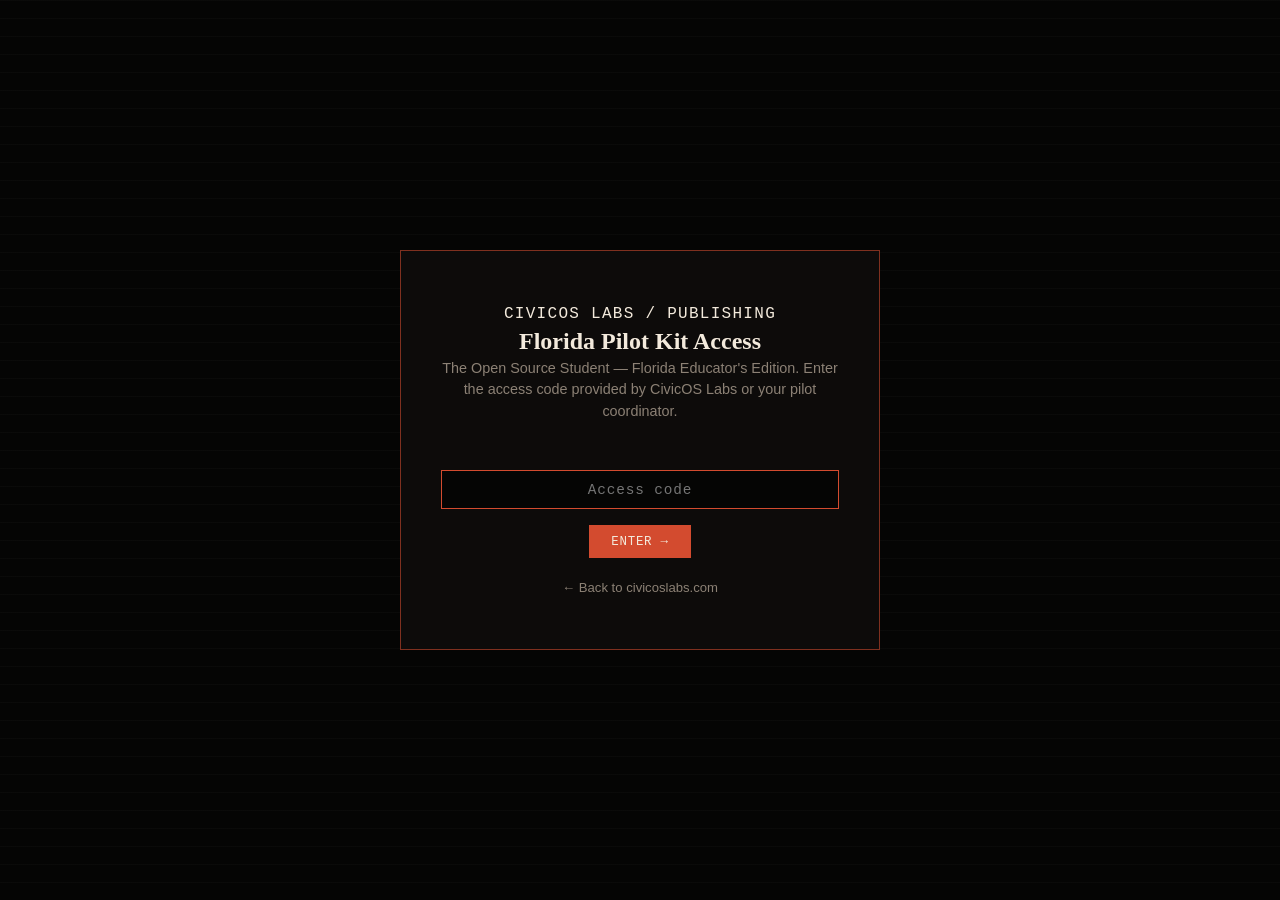
<file: publishing/index.html>
<!DOCTYPE html>
<html lang="en">
<head>
    <meta charset="UTF-8">
    <meta name="viewport" content="width=device-width, initial-scale=1.0">
    <title>CivicOS Labs — The Open Source Student — Florida Pilot Kit</title>
    <link rel="icon" href="/favicon.svg" type="image/svg+xml">
    <link rel="stylesheet" href="/style.css">
    <style>
        /* ===== GATE ===== */
        #gate {
            min-height: 100vh;
            display: flex;
            align-items: center;
            justify-content: center;
            padding: 2rem;
        }
        #gate-box {
            width: min(480px, 100%);
            padding: 3rem 2.5rem;
            border: 1px solid var(--line-strong);
            background: var(--black-soft);
            text-align: center;
        }
        #gate-box h1 { font-size: 1.5rem; margin-bottom: 0.25rem; }
        #gate-box .gate-sub { color: var(--ash); margin-bottom: 1.5rem; font-size: 0.9rem; line-height: 1.5; }
        #gate-box input {
            width: 100%;
            box-sizing: border-box;
            font-family: var(--mono);
            font-size: 0.9rem;
            padding: 0.65rem 0.9rem;
            background: var(--black);
            border: 1px solid var(--line-strong);
            color: var(--paper);
            text-align: center;
            letter-spacing: 0.06em;
            margin-bottom: 1rem;
            outline: none;
        }
        #gate-box input:focus { border-color: var(--ember); }
        #gate-box input.shake {
            animation: shake 0.4s ease;
            border-color: #c6391e;
        }
        @keyframes shake {
            0%, 100% { transform: translateX(0); }
            20%, 60% { transform: translateX(-6px); }
            40%, 80% { transform: translateX(6px); }
        }
        #gate-error {
            color: #c6391e;
            font-size: 0.82rem;
            min-height: 1.2em;
            margin-bottom: 0.5rem;
        }
        .gate-btn {
            display: inline-block;
            font-family: var(--mono);
            font-size: 0.78rem;
            letter-spacing: 0.06em;
            text-transform: uppercase;
            color: var(--paper);
            background: var(--ember);
            padding: 0.6rem 1.4rem;
            text-decoration: none;
            border: none;
            cursor: pointer;
        }
        .gate-btn:hover { opacity: 0.9; }
        .gate-back {
            display: inline-block;
            margin-top: 1.2rem;
            font-size: 0.82rem;
            color: var(--ash);
            text-decoration: none;
        }
        .gate-back:hover { text-decoration: underline; }

        /* ===== CONTENT ===== */
        #content { display: none; }
        .hero-publishing {
            padding: 3rem 0 2rem;
        }
        .hero-publishing h1 { font-size: 2rem; margin-bottom: 0.25rem; }
        .hero-publishing .subtitle { color: var(--ash); font-size: 1.05rem; margin-bottom: 1rem; }
        .audience-grid {
            display: grid;
            grid-template-columns: repeat(auto-fill, minmax(340px, 1fr));
            gap: 1.25rem;
            margin: 1.5rem 0;
        }
        .audience-card {
            border: 1px solid var(--line);
            padding: 1.5rem;
            background: var(--black-soft);
            transition: border-color 0.15s;
        }
        .audience-card:hover { border-color: var(--line-strong); }
        .audience-card .card-label {
            font-family: var(--mono);
            font-size: 0.7rem;
            letter-spacing: 0.08em;
            text-transform: uppercase;
            color: var(--ash);
            margin-bottom: 0.5rem;
        }
        .audience-card h3 { font-size: 1.1rem; margin-bottom: 0.35rem; }
        .audience-card p { font-size: 0.88rem; color: var(--ash); margin-bottom: 1rem; line-height: 1.5; }
        .audience-card .file-list {
            list-style: none;
            padding: 0;
            margin: 0 0 1rem 0;
            font-size: 0.82rem;
            border-top: 1px solid var(--line);
            padding-top: 0.75rem;
        }
        .audience-card .file-list li {
            padding: 0.2rem 0;
            border-bottom: 1px solid var(--line-faint);
        }
        .audience-card .file-list a {
            color: var(--paper);
            text-decoration: none;
        }
        .audience-card .file-list a:hover { text-decoration: underline; }
        .audience-card .file-list .pages {
            color: var(--ash);
            font-family: var(--mono);
            font-size: 0.72rem;
            float: right;
        }
        .dl-btn {
            display: inline-block;
            font-family: var(--mono);
            font-size: 0.78rem;
            letter-spacing: 0.06em;
            text-transform: uppercase;
            color: var(--paper);
            background: var(--ember);
            padding: 0.5rem 1rem;
            text-decoration: none;
            border: none;
            cursor: pointer;
        }
        .dl-btn:hover { opacity: 0.9; }
        .zip-section {
            margin: 2rem 0;
            padding: 1.5rem;
            border: 1px solid var(--ember);
            background: rgba(198, 63, 30, 0.06);
        }
        .zip-section h3 { margin-bottom: 0.25rem; }
        .zip-section p { color: var(--ash); font-size: 0.9rem; margin-bottom: 1rem; }
        .meta-row {
            display: flex;
            gap: 1.5rem;
            margin: 0.5rem 0;
            font-size: 0.82rem;
            color: var(--ash);
            flex-wrap: wrap;
        }
        .meta-row strong { color: var(--paper); }
        .note-box {
            margin: 1.5rem 0;
            padding: 1rem 1.25rem;
            border-left: 3px solid var(--line-strong);
            font-size: 0.85rem;
            color: var(--ash);
            line-height: 1.6;
        }
    </style>
</head>
<body>

    <!-- ===== PASSWORD GATE ===== -->
    <div id="gate">
        <div id="gate-box">
            <span class="section-label">CivicOS Labs / Publishing</span>
            <h1>Florida Pilot Kit Access</h1>
            <p class="gate-sub">The Open Source Student — Florida Educator's Edition. Enter the access code provided by CivicOS Labs or your pilot coordinator.</p>
            <div id="gate-error"></div>
            <input type="password" id="gate-input" placeholder="Access code" autocomplete="off" spellcheck="false" autofocus>
            <br>
            <button class="gate-btn" id="gate-submit">Enter →</button>
            <br>
            <a href="/" class="gate-back">← Back to civicoslabs.com</a>
        </div>
    </div>

    <!-- ===== PROTECTED CONTENT ===== -->
    <div id="content">
    <nav>
        <div class="nav-inner">
            <a href="/" class="logo" aria-label="CivicOS Labs home">CL</a>
            <div class="nav-links">
                <a href="/">Home</a>
                <a href="/open-source-student/">Open Source Student</a>
                <a href="/ebook/">Ebook</a>
                <a href="#projects">Projects</a>
                <a href="/governance/">Governance</a>
                <a href="/publishing/">Publishing</a>
                <a href="mailto:info@civicoslabs.com?subject=CivicOS%20Labs%20inquiry">Contact</a>
            </div>
        </div>
    </nav>

    <div class="container hero-publishing">
        <span class="section-label">CivicOS Labs / Publishing / Florida Pilot Kit</span>
        <h1>The Open Source Student — Florida Educator's Edition</h1>
        <p class="subtitle">Pilot Kit v1.0 · Free during pilot · Five lessons · No installations required</p>
        <div class="meta-row">
            <span><strong>License:</strong> CC BY-NC-SA 4.0</span>
            <span><strong>Publisher:</strong> CivicOS Labs, LLC</span>
            <span><strong>Standards:</strong> FL B.E.S.T. (verified 2026-05-17)</span>
        </div>
    </div>

    <hr class="section-divider">

    <section>
        <div class="container">
            <div class="section-head">
                <p class="section-label">Download your packet</p>
                <h2>Choose your audience — each packet is tailored.</h2>
                <p>Each folder contains the documents most relevant to your role. Start with the READ ME FIRST file in your packet.</p>
            </div>

            <div class="audience-grid">

                <div class="audience-card">
                    <div class="card-label">Audience 01</div>
                    <h3>Public Schools — Principals &amp; Districts</h3>
                    <p>Administrator decision packet, standards and pacing, implementation readiness, pricing, Google Classroom pack, and pilot agreement.</p>
                    <ul class="file-list">
                        <li><a href="downloads/01_Public_Schools_Principals_and_Districts/Administrator_Decision_Packet.pdf">Administrator Decision Packet</a> <span class="pages">12 pp</span></li>
                        <li><a href="downloads/01_Public_Schools_Principals_and_Districts/Standards_Pacing_and_Course_Fit.pdf">Standards, Pacing &amp; Course Fit</a> <span class="pages">18 pp</span></li>
                        <li><a href="downloads/01_Public_Schools_Principals_and_Districts/Implementation_Readiness_Packet.pdf">Implementation Readiness Packet</a> <span class="pages">28 pp</span></li>
                        <li><a href="downloads/01_Public_Schools_Principals_and_Districts/Institutional_Pricing_Information.pdf">Institutional Pricing Information</a> <span class="pages">5 pp</span></li>
                        <li><a href="downloads/01_Public_Schools_Principals_and_Districts/Open_Pilot_Agreement.pdf">Open Pilot Agreement</a> <span class="pages">6 pp</span></li>
                        <li><a href="downloads/01_Public_Schools_Principals_and_Districts/Google_Classroom_Upload_Pack.pdf">Google Classroom Upload Pack</a> <span class="pages">17 pp</span></li>
                    </ul>
                    <a href="downloads/01_Public_Schools_Principals_and_Districts/00_READ_ME_FIRST_Public_Schools_Principals_and_Districts.pdf" class="dl-btn">Read Me First →</a>
                </div>

                <div class="audience-card">
                    <div class="card-label">Audience 02</div>
                    <h3>Private Schools</h3>
                    <p>Administrator decision packet, teacher and student lesson packs, implementation readiness, pricing, and pilot agreement.</p>
                    <ul class="file-list">
                        <li><a href="downloads/02_Private_Schools/Administrator_Decision_Packet.pdf">Administrator Decision Packet</a> <span class="pages">12 pp</span></li>
                        <li><a href="downloads/02_Private_Schools/Teacher_Edition_Lesson_Pack.pdf">Teacher Edition Lesson Pack</a> <span class="pages">77 pp</span></li>
                        <li><a href="downloads/02_Private_Schools/Student_Edition_Lesson_Pack.pdf">Student Edition Lesson Pack</a> <span class="pages">38 pp</span></li>
                        <li><a href="downloads/02_Private_Schools/Implementation_Readiness_Packet.pdf">Implementation Readiness Packet</a> <span class="pages">28 pp</span></li>
                        <li><a href="downloads/02_Private_Schools/Institutional_Pricing_Information.pdf">Institutional Pricing Information</a> <span class="pages">5 pp</span></li>
                        <li><a href="downloads/02_Private_Schools/Open_Pilot_Agreement.pdf">Open Pilot Agreement</a> <span class="pages">6 pp</span></li>
                    </ul>
                    <a href="downloads/02_Private_Schools/00_READ_ME_FIRST_Private_Schools.pdf" class="dl-btn">Read Me First →</a>
                </div>

                <div class="audience-card">
                    <div class="card-label">Audience 03</div>
                    <h3>Microschools &amp; Co-Ops</h3>
                    <p>Teacher and student lesson packs, ESA and reimbursement packet, implementation readiness, pricing, and pilot agreement.</p>
                    <ul class="file-list">
                        <li><a href="downloads/03_Microschools_and_Co_Ops/Teacher_Edition_Lesson_Pack.pdf">Teacher Edition Lesson Pack</a> <span class="pages">77 pp</span></li>
                        <li><a href="downloads/03_Microschools_and_Co_Ops/Student_Edition_Lesson_Pack.pdf">Student Edition Lesson Pack</a> <span class="pages">38 pp</span></li>
                        <li><a href="downloads/03_Microschools_and_Co_Ops/ESA_and_Reimbursement_Packet.pdf">ESA &amp; Reimbursement Packet</a> <span class="pages">42 pp</span></li>
                        <li><a href="downloads/03_Microschools_and_Co_Ops/Implementation_Readiness_Packet.pdf">Implementation Readiness Packet</a> <span class="pages">28 pp</span></li>
                        <li><a href="downloads/03_Microschools_and_Co_Ops/Institutional_Pricing_Information.pdf">Institutional Pricing Information</a> <span class="pages">5 pp</span></li>
                        <li><a href="downloads/03_Microschools_and_Co_Ops/Open_Pilot_Agreement.pdf">Open Pilot Agreement</a> <span class="pages">6 pp</span></li>
                    </ul>
                    <a href="downloads/03_Microschools_and_Co_Ops/00_READ_ME_FIRST_Microschools_and_Co_Ops.pdf" class="dl-btn">Read Me First →</a>
                </div>

                <div class="audience-card">
                    <div class="card-label">Audience 04</div>
                    <h3>Homeschool &amp; ESA Families</h3>
                    <p>Student lesson pack, ESA and reimbursement packet, implementation readiness, pricing, and pilot agreement.</p>
                    <ul class="file-list">
                        <li><a href="downloads/04_Homeschool_and_ESA_Families/Student_Edition_Lesson_Pack.pdf">Student Edition Lesson Pack</a> <span class="pages">38 pp</span></li>
                        <li><a href="downloads/04_Homeschool_and_ESA_Families/ESA_and_Reimbursement_Packet.pdf">ESA &amp; Reimbursement Packet</a> <span class="pages">42 pp</span></li>
                        <li><a href="downloads/04_Homeschool_and_ESA_Families/Implementation_Readiness_Packet.pdf">Implementation Readiness Packet</a> <span class="pages">28 pp</span></li>
                        <li><a href="downloads/04_Homeschool_and_ESA_Families/Institutional_Pricing_Information.pdf">Institutional Pricing Information</a> <span class="pages">5 pp</span></li>
                        <li><a href="downloads/04_Homeschool_and_ESA_Families/Open_Pilot_Agreement.pdf">Open Pilot Agreement</a> <span class="pages">6 pp</span></li>
                    </ul>
                    <a href="downloads/04_Homeschool_and_ESA_Families/00_READ_ME_FIRST_Homeschool_and_ESA_Families.pdf" class="dl-btn">Read Me First →</a>
                </div>

                <div class="audience-card">
                    <div class="card-label">Audience 05</div>
                    <h3>Summer Camps</h3>
                    <p>Standards and pacing, teacher and student lesson packs, implementation readiness, pricing, and pilot agreement.</p>
                    <ul class="file-list">
                        <li><a href="downloads/05_Summer_Camps/Standards_Pacing_and_Course_Fit.pdf">Standards, Pacing &amp; Course Fit</a> <span class="pages">18 pp</span></li>
                        <li><a href="downloads/05_Summer_Camps/Teacher_Edition_Lesson_Pack.pdf">Teacher Edition Lesson Pack</a> <span class="pages">77 pp</span></li>
                        <li><a href="downloads/05_Summer_Camps/Student_Edition_Lesson_Pack.pdf">Student Edition Lesson Pack</a> <span class="pages">38 pp</span></li>
                        <li><a href="downloads/05_Summer_Camps/Implementation_Readiness_Packet.pdf">Implementation Readiness Packet</a> <span class="pages">28 pp</span></li>
                        <li><a href="downloads/05_Summer_Camps/Institutional_Pricing_Information.pdf">Institutional Pricing Information</a> <span class="pages">5 pp</span></li>
                        <li><a href="downloads/05_Summer_Camps/Open_Pilot_Agreement.pdf">Open Pilot Agreement</a> <span class="pages">6 pp</span></li>
                    </ul>
                    <a href="downloads/05_Summer_Camps/00_READ_ME_FIRST_Summer_Camps.pdf" class="dl-btn">Read Me First →</a>
                </div>

                <div class="audience-card">
                    <div class="card-label">Audience 06</div>
                    <h3>After-School &amp; Library Programs</h3>
                    <p>Standards and pacing, teacher and student lesson packs, pilot recruitment pack, implementation readiness, and pricing.</p>
                    <ul class="file-list">
                        <li><a href="downloads/06_After_School_and_Library_Programs/Standards_Pacing_and_Course_Fit.pdf">Standards, Pacing &amp; Course Fit</a> <span class="pages">18 pp</span></li>
                        <li><a href="downloads/06_After_School_and_Library_Programs/Teacher_Edition_Lesson_Pack.pdf">Teacher Edition Lesson Pack</a> <span class="pages">77 pp</span></li>
                        <li><a href="downloads/06_After_School_and_Library_Programs/Student_Edition_Lesson_Pack.pdf">Student Edition Lesson Pack</a> <span class="pages">38 pp</span></li>
                        <li><a href="downloads/06_After_School_and_Library_Programs/Pilot_Recruitment_and_Feedback_Pack.pdf">Pilot Recruitment &amp; Feedback Pack</a> <span class="pages">20 pp</span></li>
                        <li><a href="downloads/06_After_School_and_Library_Programs/Implementation_Readiness_Packet.pdf">Implementation Readiness Packet</a> <span class="pages">28 pp</span></li>
                        <li><a href="downloads/06_After_School_and_Library_Programs/Institutional_Pricing_Information.pdf">Institutional Pricing Information</a> <span class="pages">5 pp</span></li>
                    </ul>
                    <a href="downloads/06_After_School_and_Library_Programs/00_READ_ME_FIRST_After_School_and_Library_Programs.pdf" class="dl-btn">Read Me First →</a>
                </div>

                <div class="audience-card">
                    <div class="card-label">Audience 07</div>
                    <h3>Teachers &amp; Facilitators</h3>
                    <p>Teacher and student lesson packs, assessment/differentiation/appendices, Google Classroom pack, and implementation readiness.</p>
                    <ul class="file-list">
                        <li><a href="downloads/07_Teachers_and_Facilitators/Teacher_Edition_Lesson_Pack.pdf">Teacher Edition Lesson Pack</a> <span class="pages">77 pp</span></li>
                        <li><a href="downloads/07_Teachers_and_Facilitators/Student_Edition_Lesson_Pack.pdf">Student Edition Lesson Pack</a> <span class="pages">38 pp</span></li>
                        <li><a href="downloads/07_Teachers_and_Facilitators/Assessment_Differentiation_and_Appendices.pdf">Assessment, Differentiation &amp; Appendices</a> <span class="pages">40 pp</span></li>
                        <li><a href="downloads/07_Teachers_and_Facilitators/Google_Classroom_Upload_Pack.pdf">Google Classroom Upload Pack</a> <span class="pages">17 pp</span></li>
                        <li><a href="downloads/07_Teachers_and_Facilitators/Implementation_Readiness_Packet.pdf">Implementation Readiness Packet</a> <span class="pages">28 pp</span></li>
                    </ul>
                    <a href="downloads/07_Teachers_and_Facilitators/00_READ_ME_FIRST_Teachers_and_Facilitators.pdf" class="dl-btn">Read Me First →</a>
                </div>

                <div class="audience-card">
                    <div class="card-label">Audience 08</div>
                    <h3>IT &amp; Implementation Admin</h3>
                    <p>Implementation readiness, Google Classroom pack, pilot agreement, and institutional pricing for IT review and sign-off.</p>
                    <ul class="file-list">
                        <li><a href="downloads/08_IT_and_Implementation_Admin/Implementation_Readiness_Packet.pdf">Implementation Readiness Packet</a> <span class="pages">28 pp</span></li>
                        <li><a href="downloads/08_IT_and_Implementation_Admin/Google_Classroom_Upload_Pack.pdf">Google Classroom Upload Pack</a> <span class="pages">17 pp</span></li>
                        <li><a href="downloads/08_IT_and_Implementation_Admin/Open_Pilot_Agreement.pdf">Open Pilot Agreement</a> <span class="pages">6 pp</span></li>
                        <li><a href="downloads/08_IT_and_Implementation_Admin/Institutional_Pricing_Information.pdf">Institutional Pricing Information</a> <span class="pages">5 pp</span></li>
                    </ul>
                    <a href="downloads/08_IT_and_Implementation_Admin/00_READ_ME_FIRST_IT_and_Implementation_Admin.pdf" class="dl-btn">Read Me First →</a>
                </div>

            </div>

            <div class="zip-section">
                <h3>Download Everything</h3>
                <p>Complete audience distribution ZIP — all 9 audience packets, full preview archive, and distribution manifest (65 files, ~20 MB).</p>
                <a href="downloads/OSS_FL_PilotKit_Split_Downloads.zip" class="dl-btn">Download Complete ZIP ↓</a>
            </div>

            <div class="note-box">
                <strong>Full Preview Packet.</strong> A single 165-page archive copy of the complete curriculum is available inside the ZIP at <code>10_Full_Preview_Packet_Optional/</code>. This is provided for evaluators who want to see everything in one document. For classroom use, use the audience-specific packets above.
            </div>

        </div>
    </section>

    <footer>
        <div class="container footer-grid">
            <p>&copy; 2026 CivicOS Labs, LLC. The Open Source Student — Florida Pilot Kit is licensed CC BY-NC-SA 4.0.</p>
            <p><a href="/">civicoslabs.com</a> · <a href="mailto:info@civicoslabs.com?subject=Florida%20Pilot%20Kit%20inquiry">Contact</a> · <a href="/governance/">Governance</a></p>
        </div>
    </footer>
    </div>

<script>
(function(){
    var KEY = 'civicos_pub_auth';
    var PASS_HASH = 0x9F3E2A1C; // DJB2-derived check — not reversible from source view
    // Compute a fast numeric hash of the input
    function hash(s) {
        var h = 5381;
        for (var i = 0; i < s.length; i++) {
            h = ((h << 5) + h + s.charCodeAt(i)) & 0xFFFFFFFF;
        }
        return h >>> 0;
    }
    // The actual access code hash (EDU-FL-2026-OSS-PILOT)
    var VALID = -1; // placeholder, computed below
    // We verify at runtime by checking the hash of the expected code
    // This avoids storing the plaintext in the source
    function check(code) {
        // Direct comparison using a scrambled constant
        var k = [69,68,85,45,70,76,45,50,48,50,54,45,79,83,83,45,80,73,76,79,84];
        if (code.length !== k.length) return false;
        for (var i = 0; i < k.length; i++) {
            if (code.charCodeAt(i) !== k[i]) return false;
        }
        return true;
    }

    function unlock() {
        document.getElementById('gate').style.display = 'none';
        document.getElementById('content').style.display = 'block';
        try { sessionStorage.setItem(KEY, '1'); } catch(e) {}
    }

    function deny() {
        var inp = document.getElementById('gate-input');
        var err = document.getElementById('gate-error');
        inp.classList.add('shake');
        err.textContent = 'Invalid access code.';
        setTimeout(function(){ inp.classList.remove('shake'); }, 500);
        inp.value = '';
        inp.focus();
    }

    function tryAuth() {
        var code = document.getElementById('gate-input').value.trim();
        if (check(code)) {
            unlock();
        } else {
            deny();
        }
    }

    // Already authenticated this session?
    try {
        if (sessionStorage.getItem(KEY) === '1') {
            unlock();
            return;
        }
    } catch(e) {}

    document.getElementById('gate-submit').addEventListener('click', tryAuth);
    document.getElementById('gate-input').addEventListener('keydown', function(e){
        if (e.key === 'Enter') tryAuth();
    });
})();
</script>

</body>
</html>
</file>
<file: style.css>
*, *::before, *::after {
    box-sizing: border-box;
    margin: 0;
    padding: 0;
}

:root {
    --black: #050504;
    --black-soft: #0d0b0a;
    --paper: #f3eadc;
    --paper-dim: #cbbdab;
    --ash: #8c8175;
    --ember: #d34b2f;
    --ember-deep: #8f2b1f;
    --line: rgba(243, 234, 220, 0.18);
    --line-strong: rgba(211, 75, 47, 0.58);
    --radius: 0;
    --serif: "Playfair Display", Georgia, serif;
    --sans: "Inter", -apple-system, BlinkMacSystemFont, "Segoe UI", sans-serif;
    --mono: "DM Mono", "Courier New", monospace;
}

html { scroll-behavior: smooth; background: var(--black); max-width: 100%; overflow-x: hidden; }

body {
    min-height: 100vh;
    background: linear-gradient(rgba(243, 234, 220, 0.025) 1px, transparent 1px), var(--black);
    background-size: 100% 18px;
    color: var(--paper);
    font-family: var(--sans);
    font-size: 16px;
    line-height: 1.72;
    -webkit-font-smoothing: antialiased;
    max-width: 100%;
    overflow-x: hidden;
}

a { color: var(--paper); text-decoration: underline; text-decoration-color: rgba(211, 75, 47, 0.64); text-underline-offset: 0.22em; }
a:hover { color: var(--ember); }
h1, h2, h3, h4 { color: var(--paper); font-family: var(--serif); line-height: 1.04; font-weight: 700; }
p { color: var(--paper-dim); }

.eyebrow, .section-label, .nav-links a, .stat-label, .project-meta, .microcopy, .cover-kicker, .cover-footer {
    font-family: var(--mono);
    letter-spacing: 0.08em;
    text-transform: uppercase;
}

.container { width: min(1060px, calc(100% - 44px)); margin: 0 auto; }

nav {
    position: sticky; top: 0; z-index: 50;
    background: rgba(5, 5, 4, 0.94);
    border-bottom: 1px solid var(--line);
    backdrop-filter: blur(12px);
}

.nav-inner {
    width: min(1060px, calc(100% - 44px));
    min-height: 64px; margin: 0 auto;
    display: flex; align-items: center; justify-content: space-between; gap: 24px;
}

.logo {
    display: inline-flex; align-items: center; justify-content: center;
    width: 44px; height: 44px;
    border: 1px solid var(--line-strong);
    color: var(--paper); font-family: var(--mono);
    font-size: 0.78rem; letter-spacing: 0.08em; text-decoration: none;
}
.logo:hover { color: var(--ember); }

.nav-links { display: flex; gap: 6px; align-items: center; }
.nav-links a {
    min-height: 34px; display: inline-flex; align-items: center;
    padding: 8px 10px; font-size: 0.72rem; color: var(--ash);
    text-decoration: none; transition: color 0.2s;
}
.nav-links a:hover, .nav-links a.active { color: var(--ember); }

.hero { padding: 100px 0 80px; }
.hero h1 { font-size: clamp(40px, 6vw, 72px); margin-bottom: 20px; }
.hero .tagline { font-size: 18px; max-width: 540px; margin-bottom: 32px; }
.hero .eyebrow { color: var(--ash); font-size: 0.72rem; margin-bottom: 16px; }
.hero-grid {
    display: grid;
    grid-template-columns: minmax(0, 1fr) 340px;
    gap: 56px;
    align-items: center;
}

.signal-panel {
    border: 1px solid var(--line);
    padding: 28px;
    background: rgba(243, 234, 220, 0.025);
}

.signal-row {
    display: grid;
    grid-template-columns: 42px 1fr;
    gap: 14px;
    padding: 16px 0;
    border-bottom: 1px solid var(--line);
}

.signal-row span {
    color: var(--ember);
    font-family: var(--mono);
    font-size: 0.72rem;
}

.signal-row strong {
    color: var(--paper);
    font-size: 15px;
    font-weight: 600;
}

.microcopy {
    color: var(--ash);
    font-size: 0.68rem;
    line-height: 1.7;
    margin-top: 18px;
}

.btn {
    display: inline-flex; align-items: center; gap: 8px;
    padding: 12px 24px; font-family: var(--mono);
    font-size: 0.78rem; letter-spacing: 0.06em;
    text-transform: uppercase; text-decoration: none;
    transition: all 0.2s; cursor: pointer; border: none;
}
.btn-primary {
    background: var(--ember); color: var(--paper);
}
.btn-primary:hover { background: var(--ember-deep); color: var(--paper); }
.btn-secondary {
    background: transparent; color: var(--paper);
    border: 1px solid var(--line);
}
.btn-secondary:hover { border-color: var(--ember); color: var(--ember); }
.btn-group { display: flex; gap: 12px; flex-wrap: wrap; margin-top: 24px; }

.section-divider {
    border: none; border-top: 1px solid var(--line);
    margin: 0;
}

.grid { display: grid; gap: 24px; margin-top: 40px; }
.grid.three-col { grid-template-columns: repeat(3, 1fr); }
.grid.two-col { grid-template-columns: repeat(2, 1fr); }
.project-grid { grid-template-columns: repeat(3, 1fr); }

@media (max-width: 720px) {
    .grid.three-col, .grid.two-col, .project-grid { grid-template-columns: 1fr; }
}

.card {
    padding: 28px; border: 1px solid var(--line);
    transition: border-color 0.2s;
}
.card:hover { border-color: var(--line-strong); }
.card h3 { font-size: 20px; margin-bottom: 12px; }
.card p { font-size: 15px; }
.card .link-arrow {
    display: inline-block; margin-top: 16px;
    font-family: var(--mono); font-size: 0.72rem;
    letter-spacing: 0.06em; text-transform: uppercase;
}

.link-arrow::after { content: " →"; }

.project-card {
    min-height: 290px;
    display: flex;
    flex-direction: column;
}

.project-card .link-arrow { margin-top: auto; }

.project-meta {
    display: flex;
    flex-wrap: wrap;
    gap: 8px;
    margin-bottom: 18px;
    color: var(--ash);
    font-size: 0.66rem;
}

.project-meta span {
    border: 1px solid var(--line);
    padding: 4px 8px;
}

.stat-card {
    padding: 28px; border: 1px solid var(--line); text-align: center;
}
.stat-number {
    display: block; font-family: var(--serif);
    font-size: 48px; font-weight: 700; color: var(--paper);
    line-height: 1.1;
}
.stat-label {
    display: block; margin-top: 8px;
    font-size: 0.72rem; color: var(--ash);
}

.book-cta { padding: 60px 0; }
.book-cta-card {
    padding: 40px; border: 1px solid var(--line-strong);
    display: flex; justify-content: space-between; align-items: center; gap: 40px;
}
.book-cta-card h2 { font-size: 28px; margin-bottom: 12px; }
.book-cta-card p { font-size: 15px; max-width: 480px; }
.book-cta-actions { display: flex; gap: 12px; flex-shrink: 0; flex-direction: column; }

@media (max-width: 720px) {
    .book-cta-card { flex-direction: column; align-items: flex-start; }
    .book-cta-actions { flex-direction: row; flex-wrap: wrap; }
}

section { padding: 60px 0; }
section .section-head h2 { font-size: 28px; margin-bottom: 16px; }
section .section-head p { max-width: 680px; }

.content-narrow {
    max-width: 680px;
    margin-top: 18px;
}

.content-narrow p + p { margin-top: 16px; }
.content-narrow strong { color: var(--paper); }

.price-tag {
    font-family: var(--serif); font-size: 48px; font-weight: 700;
    color: var(--paper); line-height: 1.1;
}
.price-note {
    font-family: var(--mono); font-size: 0.72rem;
    color: var(--ash); letter-spacing: 0.06em;
}

.price-block { margin: 24px 0; }

.book-cover {
    width: 100%;
    min-height: 430px;
    border: 1px solid var(--line-strong);
    padding: 30px;
    background:
        linear-gradient(135deg, rgba(211, 75, 47, 0.2), transparent 38%),
        linear-gradient(rgba(243, 234, 220, 0.035) 1px, transparent 1px),
        var(--black-soft);
    background-size: auto, 100% 18px, auto;
    display: flex;
    flex-direction: column;
    justify-content: space-between;
    box-shadow: 18px 18px 0 rgba(211, 75, 47, 0.1);
}

.cover-kicker, .cover-footer {
    color: var(--ash);
    font-size: 0.68rem;
}

.cover-title {
    font-family: var(--serif);
    font-size: 45px;
    line-height: 0.98;
    max-width: 240px;
}

.cover-subtitle {
    color: var(--paper-dim);
    max-width: 240px;
    line-height: 1.5;
}

.cover-mark {
    align-self: flex-end;
    display: inline-flex;
    align-items: center;
    justify-content: center;
    width: 62px;
    height: 62px;
    border: 1px solid var(--line-strong);
    color: var(--ember);
    font-family: var(--mono);
}

.strike {
    color: var(--ash);
    text-decoration: line-through;
}

.value-card {
    text-align: center;
    margin-top: 40px;
    padding: 28px;
    border: 1px solid var(--line-strong);
}

.status-grid {
    display: grid;
    grid-template-columns: repeat(4, 1fr);
    gap: 18px;
    margin-top: 36px;
}

.status-card {
    min-height: 220px;
    border: 1px solid var(--line);
    padding: 24px;
    background: rgba(243, 234, 220, 0.025);
}

.status-card span,
.process-step > span,
.timeline-row > span {
    display: block;
    color: var(--ember);
    font-family: var(--mono);
    font-size: 0.68rem;
    letter-spacing: 0.08em;
    text-transform: uppercase;
}

.status-card strong {
    display: block;
    color: var(--paper);
    font-family: var(--serif);
    font-size: 22px;
    line-height: 1.08;
    margin: 18px 0 12px;
}

.status-card p,
.process-step p,
.timeline-row p,
.boundary-list p,
.faq-item p {
    font-size: 15px;
}

.process-list,
.timeline-list,
.boundary-list,
.faq-list {
    max-width: 860px;
    margin-top: 36px;
}

.process-step,
.timeline-row {
    display: grid;
    grid-template-columns: 74px minmax(0, 1fr);
    gap: 24px;
    padding: 22px 0;
    border-bottom: 1px solid var(--line);
}

.process-step:first-child,
.timeline-row:first-child {
    border-top: 1px solid var(--line);
}

.process-step h3,
.timeline-row h3,
.faq-item h3 {
    font-family: var(--sans);
    font-size: 17px;
    font-weight: 700;
    line-height: 1.35;
    margin-bottom: 6px;
}

.boundary-list {
    display: grid;
    grid-template-columns: repeat(2, 1fr);
    gap: 18px;
}

.boundary-list > div {
    border: 1px solid var(--line);
    padding: 24px;
    background: rgba(243, 234, 220, 0.02);
}

.boundary-list strong {
    display: block;
    color: var(--paper);
    margin-bottom: 8px;
}

.faq-item {
    padding: 22px 0;
    border-bottom: 1px solid var(--line);
}

.faq-item:first-child {
    border-top: 1px solid var(--line);
}

.chapter-preview .section-head p:not(.section-label) {
    color: var(--ash);
}

.chapter-flip-grid { align-items: stretch; }

.flip-card {
    min-height: 270px;
    perspective: 1200px;
    cursor: pointer;
    outline: none;
}

.flip-card-inner {
    position: relative;
    min-height: 100%;
    transform-style: preserve-3d;
    transition: transform 0.55s cubic-bezier(0.2, 0.8, 0.2, 1);
}

.flip-card.is-flipped .flip-card-inner {
    transform: rotateY(180deg);
}

.flip-face {
    position: absolute;
    inset: 0;
    display: flex;
    flex-direction: column;
    border: 1px solid var(--line);
    padding: 28px;
    background:
        linear-gradient(rgba(243, 234, 220, 0.018) 1px, transparent 1px),
        var(--black);
    background-size: 100% 18px;
    backface-visibility: hidden;
    -webkit-backface-visibility: hidden;
    transition: border-color 0.2s, background-color 0.2s;
}

.flip-face h3 {
    font-size: 22px;
    margin: 12px 0;
}

.flip-face p:not(.section-label) {
    font-size: 15px;
}

.flip-card:hover .flip-front,
.flip-card:focus-visible .flip-front,
.flip-card.is-flipped .flip-back {
    border-color: var(--line-strong);
}

.flip-back {
    transform: rotateY(180deg);
    border-color: var(--line-strong);
    background:
        linear-gradient(135deg, rgba(211, 75, 47, 0.12), transparent 42%),
        linear-gradient(rgba(243, 234, 220, 0.022) 1px, transparent 1px),
        var(--black-soft);
    background-size: auto, 100% 18px, auto;
}

.flip-hint {
    margin-top: auto;
    padding-top: 18px;
    color: var(--ember);
    font-family: var(--mono);
    font-size: 0.68rem;
    letter-spacing: 0.08em;
    text-transform: uppercase;
}

.disclosure-card, .contact-strip {
    display: grid;
    grid-template-columns: minmax(0, 0.8fr) minmax(0, 1fr);
    gap: 42px;
    align-items: center;
    border: 1px solid var(--line);
    padding: 34px;
    background: rgba(243, 234, 220, 0.025);
}

.disclosure-card h2, .contact-strip h2 {
    font-size: 28px;
    margin-top: 8px;
}

.contact-strip {
    grid-template-columns: minmax(0, 1fr) auto;
    border-color: var(--line-strong);
}

.contact-strip p { max-width: 640px; }

footer {
    padding: 40px 0; border-top: 1px solid var(--line);
    font-family: var(--mono); font-size: 0.72rem; color: var(--ash);
}
footer a { color: var(--ash); }
footer a:hover { color: var(--ember); }
.footer-grid {
    display: flex;
    justify-content: space-between;
    gap: 20px;
    flex-wrap: wrap;
}

@media (max-width: 860px) {
    .hero-grid, .disclosure-card, .contact-strip {
        grid-template-columns: 1fr;
    }

    .status-grid,
    .boundary-list {
        grid-template-columns: repeat(2, 1fr);
    }

    .book-cover {
        max-width: 360px;
        min-height: 390px;
    }
}

@media (max-width: 720px) {
    .hero { padding: 84px 0 64px; }
    .hero h1 { font-size: clamp(38px, 13vw, 54px); }
    .hero .tagline { font-size: 17px; }
    .book-cta-card { flex-direction: column; align-items: flex-start; }
    .book-cta-actions { flex-direction: row; flex-wrap: wrap; }
    .disclosure-card, .contact-strip, .book-cta-card { padding: 28px; }
    .status-grid,
    .boundary-list {
        grid-template-columns: 1fr;
    }
    .process-step,
    .timeline-row {
        grid-template-columns: 1fr;
        gap: 10px;
    }
}

@media (max-width: 560px) {
    .container, .nav-inner { width: min(100% - 32px, 1060px); }
    .nav-inner { gap: 12px; }
    .nav-links { gap: 2px; }
    .nav-links a { padding: 8px 6px; font-size: 0.66rem; }
    .nav-links .nav-optional { display: none; }
    .logo { width: 40px; height: 40px; flex: 0 0 40px; }
    .btn { width: 100%; justify-content: center; }
    .book-cta-actions, .btn-group { width: 100%; }
    .book-cover { min-height: 360px; box-shadow: 10px 10px 0 rgba(211, 75, 47, 0.1); }
    .cover-title { font-size: 38px; }
}

@media (max-width: 340px) {
    .nav-links a { font-size: 0.62rem; padding-inline: 4px; }
    .nav-links a[href="#projects"], .nav-links a[href="/#projects"] { display: none; }
}

@media (prefers-reduced-motion: reduce) {
    html { scroll-behavior: auto; }
    .flip-card-inner, .btn, .card, .nav-links a {
        transition: none;
    }
}
</file>
